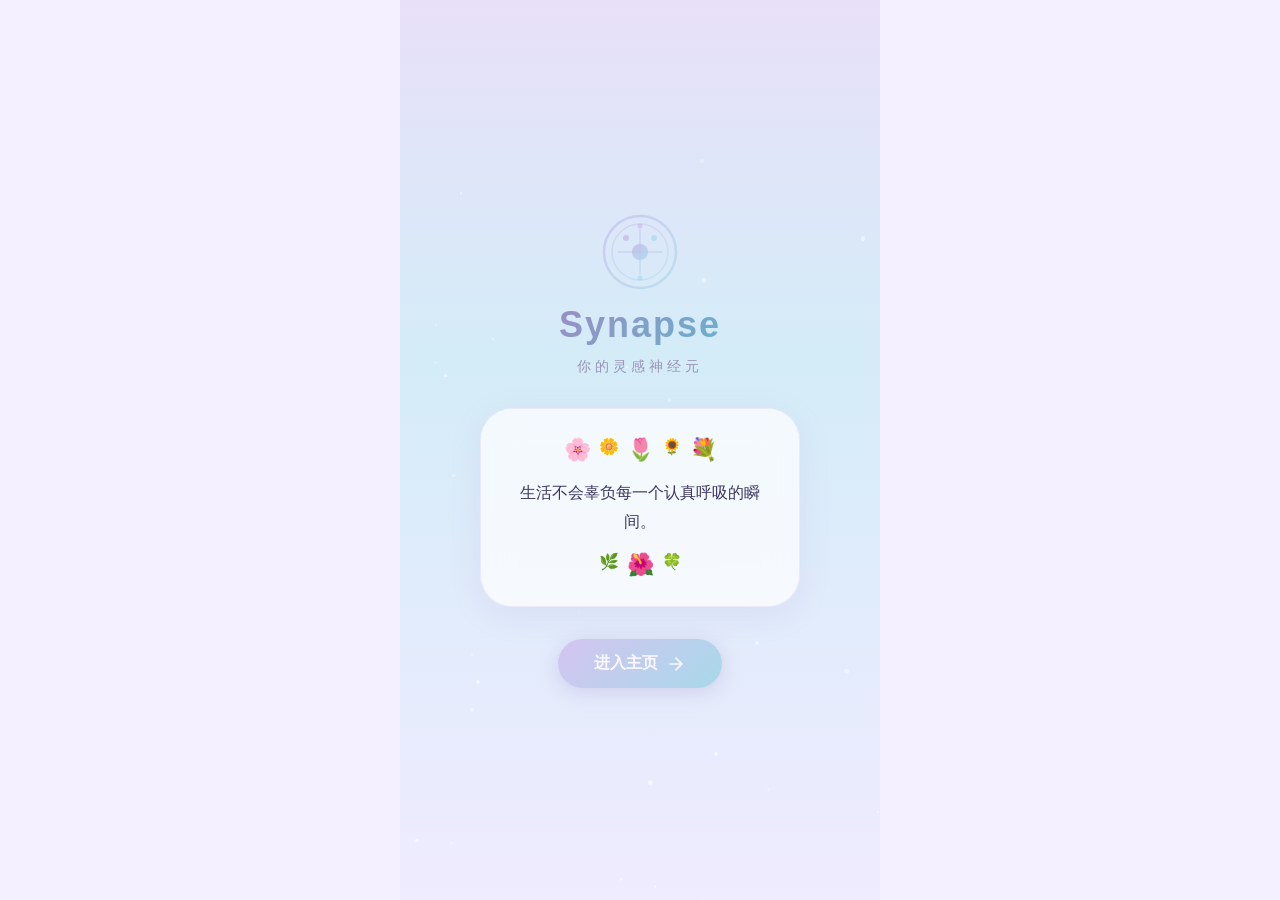
<file: index.html>
<!DOCTYPE html>
<html lang="zh-CN">
<head>
<meta charset="UTF-8">
<meta name="viewport" content="width=device-width, initial-scale=1.0, maximum-scale=1.0, user-scalable=no, viewport-fit=cover">
<meta name="apple-mobile-web-app-capable" content="yes">
<meta name="apple-mobile-web-app-status-bar-style" content="black-translucent">
<meta name="theme-color" content="#b8a9d4">
<link rel="apple-touch-icon" href="[data-uri]">
<link rel="icon" type="image/png" sizes="192x192" href="[data-uri]">

<title>Synapse · 个人电子工作台</title>





<style>
/* ====== Synapse Global Styles ====== */
/* 使用系统字体，避免外部字体加载失败导致页面卡住 */

:root {
  /* 主色调 - 浅紫 + 淡蓝 */
  --purple-light: #d4c5f0;
  --purple: #b8a9d4;
  --purple-mid: #9b8ec4;
  --purple-deep: #7b6db0;
  --blue-light: #c5e3f0;
  --blue: #a8d8ea;
  --blue-mid: #8cc8e0;
  --blue-deep: #6ab0cc;
  --gradient-primary: linear-gradient(135deg, #d4c5f0, #a8d8ea);
  --gradient-card: linear-gradient(135deg, rgba(212,197,240,0.25), rgba(168,216,234,0.25));
  --gradient-glow: linear-gradient(135deg, rgba(212,197,240,0.4), rgba(168,216,234,0.4));
  
  /* 背景 */
  --bg-primary: #f5f0ff;
  --bg-secondary: #eef7fc;
  --bg-card: rgba(255,255,255,0.75);
  --bg-card-hover: rgba(255,255,255,0.9);
  --bg-glass: rgba(255,255,255,0.6);
  
  /* 文字 */
  --text-primary: #3d3660;
  --text-secondary: #6b6490;
  --text-muted: #9b94b8;
  --text-white: #faf8ff;
  
  /* 功能色 */
  --success: #7ecba1;
  --warning: #f0c78e;
  --danger: #f0a0a8;
  --info: #8ec8f0;
  
  /* 尺寸 */
  --sidebar-width: 280px;
  --topbar-height: 56px;
  --radius-sm: 10px;
  --radius-md: 16px;
  --radius-lg: 24px;
  --radius-xl: 32px;
  
  /* 阴影 */
  --shadow-sm: 0 2px 8px rgba(155,142,196,0.12);
  --shadow-md: 0 4px 16px rgba(155,142,196,0.15);
  --shadow-lg: 0 8px 32px rgba(155,142,196,0.18);
  --shadow-glow: 0 0 24px rgba(168,216,234,0.3);
}

* {
  margin: 0;
  padding: 0;
  box-sizing: border-box;
}

html, body {
  width: 100%;
  height: 100%;
  overflow: hidden;
  font-family: 'Noto Sans SC', 'Quicksand', -apple-system, BlinkMacSystemFont, sans-serif;
  background: var(--bg-primary);
  color: var(--text-primary);
  -webkit-font-smoothing: antialiased;
  -webkit-tap-highlight-color: transparent;
  user-select: none;
}

body {
  max-width: 480px;
  margin: 0 auto;
  position: relative;
  overflow: hidden;
}

/* 滚动条美化 */
::-webkit-scrollbar {
  width: 4px;
}
::-webkit-scrollbar-track {
  background: transparent;
}
::-webkit-scrollbar-thumb {
  background: var(--purple-light);
  border-radius: 4px;
}

/* 通用按钮 */
.btn {
  display: inline-flex;
  align-items: center;
  justify-content: center;
  gap: 8px;
  padding: 12px 24px;
  border: none;
  border-radius: var(--radius-md);
  font-family: inherit;
  font-size: 14px;
  font-weight: 500;
  cursor: pointer;
  transition: all 0.3s ease;
  outline: none;
}
.btn:active {
  transform: scale(0.96);
}
.btn-primary {
  background: var(--gradient-primary);
  color: var(--text-white);
  box-shadow: var(--shadow-md);
}
.btn-secondary {
  background: var(--bg-glass);
  color: var(--text-primary);
  border: 1.5px solid var(--purple-light);
}
.btn-sm {
  padding: 8px 16px;
  font-size: 13px;
  border-radius: var(--radius-sm);
}

/* 卡片 */
.card {
  background: var(--bg-card);
  backdrop-filter: blur(10px);
  -webkit-backdrop-filter: blur(10px);
  border-radius: var(--radius-md);
  padding: 16px;
  box-shadow: var(--shadow-sm);
  border: 1px solid rgba(212,197,240,0.2);
  transition: all 0.3s ease;
}
.card:active {
  transform: scale(0.98);
}

/* 标签 */
.tag {
  display: inline-flex;
  align-items: center;
  padding: 4px 10px;
  border-radius: 20px;
  font-size: 12px;
  font-weight: 500;
  background: var(--gradient-card);
  color: var(--purple-deep);
}

/* 输入框 */
.input {
  width: 100%;
  padding: 12px 16px;
  border: 1.5px solid var(--purple-light);
  border-radius: var(--radius-sm);
  background: var(--bg-glass);
  font-family: inherit;
  font-size: 14px;
  color: var(--text-primary);
  outline: none;
  transition: border-color 0.3s;
}
.input:focus {
  border-color: var(--blue-mid);
  box-shadow: 0 0 0 3px rgba(168,216,234,0.2);
}

textarea.input {
  resize: vertical;
  min-height: 80px;
}

/* 动画 */
@keyframes fadeInUp {
  from { opacity: 0; transform: translateY(20px); }
  to { opacity: 1; transform: translateY(0); }
}
@keyframes fadeIn {
  from { opacity: 0; }
  to { opacity: 1; }
}
@keyframes float {
  0%, 100% { transform: translateY(0); }
  50% { transform: translateY(-8px); }
}
@keyframes pulse {
  0%, 100% { opacity: 0.6; }
  50% { opacity: 1; }
}
@keyframes shimmer {
  0% { background-position: -200% 0; }
  100% { background-position: 200% 0; }
}

.fade-in { animation: fadeIn 0.5s ease forwards; }
.fade-in-up { animation: fadeInUp 0.5s ease forwards; }

.hidden { display: none !important; }

/* ====== 开屏页面 ====== */
.splash-screen {
  position: fixed;
  inset: 0;
  z-index: 1000;
  max-width: 480px;
  margin: 0 auto;
  transition: opacity 0.6s ease, transform 0.6s ease;
}
.splash-screen.exit {
  opacity: 0;
  transform: scale(1.05);
  pointer-events: none;
}

.splash-bg {
  width: 100%;
  height: 100%;
  background: linear-gradient(180deg, #e8e0f8 0%, #d4ecf8 40%, #f0ebff 100%);
  display: flex;
  flex-direction: column;
  align-items: center;
  justify-content: center;
  position: relative;
  overflow: hidden;
}

.splash-stars {
  position: absolute;
  inset: 0;
  pointer-events: none;
}
.splash-star {
  position: absolute;
  width: 4px;
  height: 4px;
  background: rgba(255,255,255,0.8);
  border-radius: 50%;
  animation: pulse 2s ease infinite;
}

.splash-content {
  display: flex;
  flex-direction: column;
  align-items: center;
  gap: 32px;
  padding: 40px 24px;
  z-index: 2;
  animation: fadeInUp 0.8s ease;
}

.splash-logo {
  display: flex;
  flex-direction: column;
  align-items: center;
  gap: 12px;
}
.splash-logo-svg {
  width: 80px;
  height: 80px;
  animation: float 3s ease-in-out infinite;
}
.splash-title {
  font-family: 'Quicksand', sans-serif;
  font-size: 36px;
  font-weight: 700;
  background: linear-gradient(135deg, #9b8ec4, #6ab0cc);
  -webkit-background-clip: text;
  -webkit-text-fill-color: transparent;
  background-clip: text;
  letter-spacing: 2px;
}
.splash-subtitle {
  font-size: 14px;
  color: var(--text-muted);
  font-weight: 400;
  letter-spacing: 4px;
}

.splash-quote-card {
  background: rgba(255,255,255,0.7);
  backdrop-filter: blur(16px);
  -webkit-backdrop-filter: blur(16px);
  border-radius: var(--radius-xl);
  padding: 28px 24px;
  text-align: center;
  max-width: 320px;
  border: 1px solid rgba(212,197,240,0.3);
  box-shadow: 0 8px 32px rgba(155,142,196,0.12);
}

.splash-flowers {
  display: flex;
  justify-content: center;
  gap: 8px;
  margin-bottom: 16px;
}
.splash-flowers.bottom {
  margin-bottom: 0;
  margin-top: 16px;
}
.flower {
  font-size: 22px;
  animation: float 2.5s ease-in-out infinite;
}
.flower.small { font-size: 16px; animation-delay: 0.5s; }
.flower:nth-child(2) { animation-delay: 0.3s; }
.flower:nth-child(3) { animation-delay: 0.6s; }
.flower:nth-child(4) { animation-delay: 0.9s; }
.flower:nth-child(5) { animation-delay: 0.2s; }

.splash-quote-text {
  font-size: 16px;
  line-height: 1.8;
  color: var(--text-primary);
  font-weight: 500;
}

.splash-enter-btn {
  display: inline-flex;
  align-items: center;
  gap: 8px;
  padding: 14px 36px;
  border: none;
  border-radius: 50px;
  background: var(--gradient-primary);
  color: var(--text-white);
  font-family: inherit;
  font-size: 16px;
  font-weight: 600;
  cursor: pointer;
  box-shadow: 0 4px 20px rgba(155,142,196,0.3);
  transition: all 0.3s ease;
  animation: fadeInUp 0.6s ease 0.3s both;
}
.splash-enter-btn:active {
  transform: scale(0.95);
  box-shadow: 0 2px 12px rgba(155,142,196,0.2);
}

/* ====== 主应用布局 ====== */
.main-app {
  position: fixed;
  inset: 0;
  max-width: 480px;
  margin: 0 auto;
  display: flex;
  flex-direction: column;
  overflow: hidden;
  background: linear-gradient(180deg, #f5f0ff 0%, #eef7fc 100%);
}

.main-content {
  flex: 1;
  display: flex;
  flex-direction: column;
  overflow: hidden;
}

/* 顶部栏 */
.topbar {
  height: var(--topbar-height);
  display: flex;
  align-items: center;
  padding: 0 16px;
  gap: 12px;
  background: rgba(255,255,255,0.7);
  backdrop-filter: blur(16px);
  -webkit-backdrop-filter: blur(16px);
  border-bottom: 1px solid rgba(212,197,240,0.15);
  z-index: 100;
}
.topbar-menu-btn {
  width: 40px;
  height: 40px;
  border: none;
  border-radius: var(--radius-sm);
  background: rgba(212,197,240,0.15);
  display: flex;
  align-items: center;
  justify-content: center;
  cursor: pointer;
  color: var(--text-secondary);
  transition: all 0.2s;
}
.topbar-menu-btn:active {
  background: rgba(212,197,240,0.3);
}
.topbar-title {
  flex: 1;
  font-size: 18px;
  font-weight: 700;
  color: var(--text-primary);
}
.topbar-date {
  font-size: 13px;
  color: var(--text-muted);
  font-weight: 500;
}

/* 页面容器 */
.page-container {
  flex: 1;
  overflow-y: auto;
  overflow-x: hidden;
  padding: 16px;
}

/* 页面通用样式 */
.page {
  display: none;
  animation: fadeIn 0.4s ease;
}
.page.active {
  display: block;
}

.page-title {
  font-size: 20px;
  font-weight: 700;
  color: var(--text-primary);
  margin-bottom: 4px;
}
.page-subtitle {
  font-size: 13px;
  color: var(--text-muted);
  margin-bottom: 16px;
}

/* ====== 首页 ====== */
.home-grid {
  display: flex;
  flex-direction: column;
  gap: 16px;
}

/* 待办分区 */
.todo-section {
  background: var(--bg-card);
  backdrop-filter: blur(10px);
  border-radius: var(--radius-lg);
  padding: 16px;
  box-shadow: var(--shadow-sm);
  border: 1px solid rgba(212,197,240,0.15);
}
.todo-header {
  display: flex;
  align-items: center;
  justify-content: space-between;
  margin-bottom: 12px;
}
.todo-title {
  font-size: 16px;
  font-weight: 700;
  display: flex;
  align-items: center;
  gap: 8px;
}
.todo-count {
  font-size: 12px;
  color: var(--text-muted);
  background: rgba(212,197,240,0.2);
  padding: 2px 10px;
  border-radius: 12px;
}
.todo-add-btn {
  width: 32px;
  height: 32px;
  border: none;
  border-radius: 50%;
  background: var(--gradient-primary);
  color: white;
  font-size: 20px;
  display: flex;
  align-items: center;
  justify-content: center;
  cursor: pointer;
  box-shadow: var(--shadow-sm);
}
.todo-list {
  display: flex;
  flex-direction: column;
  gap: 8px;
}
.todo-item {
  display: flex;
  align-items: center;
  gap: 12px;
  padding: 10px 12px;
  border-radius: var(--radius-sm);
  background: rgba(212,197,240,0.08);
  transition: all 0.2s;
}
.todo-check {
  width: 22px;
  height: 22px;
  border: 2px solid var(--purple-light);
  border-radius: 50%;
  display: flex;
  align-items: center;
  justify-content: center;
  cursor: pointer;
  flex-shrink: 0;
  transition: all 0.2s;
}
.todo-check.done {
  background: var(--success);
  border-color: var(--success);
}
.todo-check.done::after {
  content: '✓';
  color: white;
  font-size: 13px;
  font-weight: 700;
}
.todo-text {
  flex: 1;
  font-size: 14px;
  color: var(--text-primary);
}
.todo-text.done {
  text-decoration: line-through;
  color: var(--text-muted);
}
.todo-delete {
  width: 28px;
  height: 28px;
  border: none;
  border-radius: 50%;
  background: transparent;
  color: var(--text-muted);
  cursor: pointer;
  display: flex;
  align-items: center;
  justify-content: center;
  font-size: 16px;
  transition: all 0.2s;
}
.todo-delete:active {
  background: rgba(240,160,168,0.2);
  color: var(--danger);
}
.todo-input-row {
  display: flex;
  gap: 8px;
  margin-top: 8px;
}
.todo-input-row .input {
  flex: 1;
}
.todo-section-divider {
  font-size: 12px;
  color: var(--text-muted);
  font-weight: 600;
  padding: 8px 0 4px;
  margin-top: 4px;
}

/* 身体状态 */
.body-status {
  background: var(--bg-card);
  backdrop-filter: blur(10px);
  border-radius: var(--radius-lg);
  padding: 16px;
  box-shadow: var(--shadow-sm);
  border: 1px solid rgba(212,197,240,0.15);
}
.body-status-title {
  font-size: 16px;
  font-weight: 700;
  margin-bottom: 12px;
  display: flex;
  align-items: center;
  gap: 8px;
}
.body-status-grid {
  display: grid;
  grid-template-columns: repeat(3, 1fr);
  gap: 10px;
}
.body-stat-item {
  display: flex;
  flex-direction: column;
  align-items: center;
  gap: 6px;
  padding: 14px 8px;
  border-radius: var(--radius-sm);
  background: rgba(212,197,240,0.08);
  text-align: center;
}
.body-stat-icon {
  font-size: 24px;
}
.body-stat-label {
  font-size: 11px;
  color: var(--text-muted);
  font-weight: 500;
}
.body-stat-value {
  font-size: 14px;
  font-weight: 700;
  color: var(--text-primary);
}
.body-stat-editable {
  cursor: pointer;
  transition: all 0.2s ease;
  position: relative;
}
.body-stat-editable:active {
  background: rgba(212,197,240,0.2);
  transform: scale(0.95);
}
.body-stat-editable::after {
  content: '✎';
  position: absolute;
  top: 4px;
  right: 6px;
  font-size: 10px;
  color: var(--text-muted);
  opacity: 0;
  transition: opacity 0.2s;
}
.body-stat-editable:hover::after,
.body-stat-editable:active::after {
  opacity: 0.6;
}

/* 快捷入口 */
.quick-entry-grid {
  display: grid;
  grid-template-columns: repeat(4, 1fr);
  gap: 10px;
}
.quick-entry {
  display: flex;
  flex-direction: column;
  align-items: center;
  gap: 6px;
  padding: 14px 8px;
  border-radius: var(--radius-sm);
  background: rgba(212,197,240,0.08);
  border: none;
  cursor: pointer;
  font-family: inherit;
  color: var(--text-secondary);
  font-size: 11px;
  font-weight: 500;
  transition: all 0.2s;
}
.quick-entry:active {
  background: rgba(212,197,240,0.2);
  transform: scale(0.95);
}
.quick-entry-icon {
  font-size: 28px;
}

/* ====== 功能模块通用样式 ====== */
.module-page {
  padding-bottom: 32px;
}

.module-header {
  margin-bottom: 16px;
}
.module-title {
  font-size: 20px;
  font-weight: 700;
  color: var(--text-primary);
}
.module-desc {
  font-size: 13px;
  color: var(--text-muted);
  margin-top: 4px;
}

/* ====== 英语单词模块 ====== */
.words-config {
  background: var(--bg-card);
  border-radius: var(--radius-md);
  padding: 16px;
  margin-bottom: 16px;
  box-shadow: var(--shadow-sm);
  border: 1px solid rgba(212,197,240,0.15);
}
.words-config-title {
  font-size: 15px;
  font-weight: 700;
  margin-bottom: 10px;
}
.words-count-control {
  display: flex;
  align-items: center;
  gap: 12px;
  margin-bottom: 12px;
}
.words-count-label {
  font-size: 14px;
  color: var(--text-secondary);
}
.words-count-num {
  font-size: 24px;
  font-weight: 700;
  color: var(--purple-deep);
  min-width: 40px;
  text-align: center;
}
.words-count-btn {
  width: 32px;
  height: 32px;
  border: 1.5px solid var(--purple-light);
  border-radius: 50%;
  background: white;
  color: var(--purple-deep);
  font-size: 18px;
  cursor: pointer;
  display: flex;
  align-items: center;
  justify-content: center;
  transition: all 0.2s;
}
.words-count-btn:active {
  background: var(--purple-light);
  color: white;
}
.words-actions {
  display: flex;
  gap: 8px;
  flex-wrap: wrap;
}

.word-card {
  background: var(--bg-card);
  border-radius: var(--radius-md);
  padding: 18px;
  margin-bottom: 12px;
  box-shadow: var(--shadow-sm);
  border: 1px solid rgba(212,197,240,0.15);
  transition: all 0.3s;
}
.word-card.learned {
  opacity: 0.65;
  border-color: var(--success);
}
.word-main {
  display: flex;
  align-items: center;
  justify-content: space-between;
  margin-bottom: 10px;
}
.word-en {
  font-size: 22px;
  font-weight: 700;
  color: var(--text-primary);
  font-family: 'Quicksand', sans-serif;
}
.word-phonetic {
  font-size: 13px;
  color: var(--text-muted);
}
.word-zh {
  font-size: 15px;
  color: var(--text-secondary);
  margin-bottom: 8px;
}
.word-example {
  font-size: 13px;
  color: var(--text-muted);
  font-style: italic;
  padding: 8px 12px;
  background: rgba(168,216,234,0.12);
  border-radius: var(--radius-sm);
  border-left: 3px solid var(--blue);
  margin-bottom: 10px;
  line-height: 1.6;
}
.word-actions-row {
  display: flex;
  gap: 8px;
  align-items: center;
}
.word-learned-btn {
  padding: 6px 14px;
  border: 1.5px solid var(--success);
  border-radius: 20px;
  background: transparent;
  color: var(--success);
  font-size: 12px;
  font-weight: 600;
  cursor: pointer;
  transition: all 0.2s;
}
.word-learned-btn.done {
  background: var(--success);
  color: white;
}
.word-video-btn {
  display: inline-flex;
  align-items: center;
  gap: 4px;
  padding: 6px 14px;
  border: none;
  border-radius: 20px;
  background: rgba(240,160,168,0.15);
  color: var(--danger);
  font-size: 12px;
  font-weight: 600;
  cursor: pointer;
  text-decoration: none;
  transition: all 0.2s;
}
.word-video-btn:active {
  background: rgba(240,160,168,0.3);
}
.words-progress {
  display: flex;
  align-items: center;
  gap: 10px;
  margin-bottom: 16px;
  padding: 12px 16px;
  background: var(--bg-card);
  border-radius: var(--radius-md);
  box-shadow: var(--shadow-sm);
}
.words-progress-bar {
  flex: 1;
  height: 8px;
  background: rgba(212,197,240,0.2);
  border-radius: 4px;
  overflow: hidden;
}
.words-progress-fill {
  height: 100%;
  background: var(--gradient-primary);
  border-radius: 4px;
  transition: width 0.4s ease;
}
.words-progress-text {
  font-size: 13px;
  font-weight: 600;
  color: var(--purple-deep);
  min-width: 48px;
  text-align: right;
}

.review-section {
  margin-top: 16px;
}
.review-title {
  font-size: 15px;
  font-weight: 700;
  margin-bottom: 10px;
  color: var(--text-primary);
}

/* ====== 心情面板 ====== */
.mood-grid {
  display: grid;
  grid-template-columns: repeat(4, 1fr);
  gap: 12px;
  margin-bottom: 20px;
}
.mood-item {
  display: flex;
  flex-direction: column;
  align-items: center;
  gap: 8px;
  padding: 16px 8px;
  border-radius: var(--radius-md);
  background: var(--bg-card);
  border: 2px solid transparent;
  cursor: pointer;
  transition: all 0.2s;
  box-shadow: var(--shadow-sm);
}
.mood-item:active {
  transform: scale(0.95);
}
.mood-item.selected {
  border-color: var(--purple);
  background: rgba(212,197,240,0.2);
}
.mood-emoji {
  font-size: 36px;
}
.mood-label {
  font-size: 13px;
  font-weight: 600;
  color: var(--text-secondary);
}
.mood-history {
  margin-top: 16px;
}
.mood-history-title {
  font-size: 15px;
  font-weight: 700;
  margin-bottom: 10px;
}
.mood-history-list {
  display: flex;
  gap: 8px;
  flex-wrap: wrap;
}
.mood-history-item {
  display: flex;
  flex-direction: column;
  align-items: center;
  gap: 4px;
  padding: 8px 12px;
  background: var(--bg-card);
  border-radius: var(--radius-sm);
  font-size: 12px;
  cursor: pointer;
  transition: all 0.2s;
  position: relative;
}
.mood-history-item:hover {
  background: rgba(240,160,168,0.1);
}
.mood-history-item:active {
  transform: scale(0.9);
  background: rgba(240,160,168,0.2);
}

/* ====== 饮食饮水 ====== */
.diet-tabs {
  display: flex;
  gap: 8px;
  margin-bottom: 16px;
}
.diet-tab {
  flex: 1;
  padding: 10px;
  border: none;
  border-radius: var(--radius-sm);
  background: rgba(212,197,240,0.1);
  color: var(--text-secondary);
  font-family: inherit;
  font-size: 13px;
  font-weight: 600;
  cursor: pointer;
  transition: all 0.2s;
}
.diet-tab.active {
  background: var(--gradient-primary);
  color: white;
}
.water-tracker {
  background: var(--bg-card);
  border-radius: var(--radius-md);
  padding: 16px;
  margin-bottom: 16px;
  box-shadow: var(--shadow-sm);
  border: 1px solid rgba(212,197,240,0.15);
}
.water-header {
  display: flex;
  align-items: center;
  justify-content: space-between;
  margin-bottom: 12px;
}
.water-title {
  font-size: 16px;
  font-weight: 700;
}
.water-goal {
  font-size: 13px;
  color: var(--text-muted);
}
.water-cups {
  display: flex;
  gap: 8px;
  flex-wrap: wrap;
  margin-bottom: 12px;
}
.water-cup {
  width: 40px;
  height: 48px;
  border-radius: 8px 8px 14px 14px;
  border: 2px solid var(--blue-light);
  background: transparent;
  cursor: pointer;
  display: flex;
  align-items: flex-end;
  justify-content: center;
  padding-bottom: 4px;
  font-size: 16px;
  transition: all 0.2s;
}
.water-cup.filled {
  background: rgba(168,216,234,0.4);
  border-color: var(--blue-mid);
}
.water-progress-bar {
  height: 8px;
  background: rgba(168,216,234,0.2);
  border-radius: 4px;
  overflow: hidden;
}
.water-progress-fill {
  height: 100%;
  background: linear-gradient(90deg, var(--blue-light), var(--blue-mid));
  border-radius: 4px;
  transition: width 0.4s;
}

.recipe-card {
  background: var(--bg-card);
  border-radius: var(--radius-md);
  padding: 16px;
  margin-bottom: 12px;
  box-shadow: var(--shadow-sm);
  border: 1px solid rgba(212,197,240,0.15);
}
.recipe-name {
  font-size: 16px;
  font-weight: 700;
  margin-bottom: 6px;
}
.recipe-tags {
  display: flex;
  gap: 6px;
  flex-wrap: wrap;
  margin-bottom: 8px;
}
.recipe-desc {
  font-size: 13px;
  color: var(--text-secondary);
  line-height: 1.6;
}

.diet-record-item {
  display: flex;
  align-items: center;
  gap: 10px;
  padding: 10px 12px;
  background: var(--bg-card);
  border-radius: var(--radius-sm);
  margin-bottom: 8px;
}
.diet-record-time {
  font-size: 12px;
  color: var(--text-muted);
  min-width: 48px;
}
.diet-record-content {
  flex: 1;
  font-size: 14px;
}

/* ====== 运动健康 ====== */
.training-card {
  background: var(--bg-card);
  border-radius: var(--radius-md);
  padding: 16px;
  margin-bottom: 12px;
  box-shadow: var(--shadow-sm);
  border: 1px solid rgba(212,197,240,0.15);
}
.training-name {
  font-size: 16px;
  font-weight: 700;
  margin-bottom: 8px;
}
.training-details {
  display: flex;
  gap: 16px;
  font-size: 13px;
  color: var(--text-secondary);
}
.training-detail {
  display: flex;
  align-items: center;
  gap: 4px;
}
.training-check-btn {
  margin-top: 10px;
  padding: 8px 16px;
  border: 1.5px solid var(--purple-light);
  border-radius: 20px;
  background: transparent;
  color: var(--purple-deep);
  font-size: 13px;
  font-weight: 600;
  cursor: pointer;
  transition: all 0.2s;
}
.training-check-btn.done {
  background: var(--success);
  border-color: var(--success);
  color: white;
}

.body-record-form {
  background: var(--bg-card);
  border-radius: var(--radius-md);
  padding: 16px;
  margin-top: 16px;
  box-shadow: var(--shadow-sm);
  border: 1px solid rgba(212,197,240,0.15);
}
.form-group {
  margin-bottom: 12px;
}
.form-label {
  font-size: 13px;
  font-weight: 600;
  color: var(--text-secondary);
  margin-bottom: 6px;
  display: block;
}
.form-row {
  display: grid;
  grid-template-columns: 1fr 1fr;
  gap: 10px;
}

/* ====== 影视收藏 ====== */
.movie-tabs {
  display: flex;
  gap: 8px;
  margin-bottom: 16px;
}
.movie-tab {
  flex: 1;
  padding: 10px;
  border: none;
  border-radius: var(--radius-sm);
  background: rgba(212,197,240,0.1);
  color: var(--text-secondary);
  font-family: inherit;
  font-size: 13px;
  font-weight: 600;
  cursor: pointer;
  transition: all 0.2s;
}
.movie-tab.active {
  background: var(--gradient-primary);
  color: white;
}
.movie-card {
  background: var(--bg-card);
  border-radius: var(--radius-md);
  padding: 16px;
  margin-bottom: 12px;
  box-shadow: var(--shadow-sm);
  border: 1px solid rgba(212,197,240,0.15);
  position: relative;
  overflow: hidden;
}
.movie-card::before {
  content: '';
  position: absolute;
  top: 0;
  left: 0;
  width: 4px;
  height: 100%;
  background: var(--gradient-primary);
  border-radius: 4px 0 0 4px;
}
.movie-card.watched::before {
  background: var(--success);
}
.movie-name {
  font-size: 16px;
  font-weight: 700;
  margin-bottom: 4px;
}
.movie-info {
  font-size: 13px;
  color: var(--text-muted);
  margin-bottom: 8px;
}
.movie-tags {
  display: flex;
  gap: 6px;
  flex-wrap: wrap;
  margin-bottom: 10px;
}
.movie-ext-link {
  display: inline-flex;
  align-items: center;
  gap: 4px;
  padding: 6px 14px;
  border: none;
  border-radius: 20px;
  background: rgba(168,216,234,0.2);
  color: var(--blue-deep);
  font-size: 12px;
  font-weight: 600;
  cursor: pointer;
  text-decoration: none;
  transition: all 0.2s;
}
.movie-ext-link:active {
  background: rgba(168,216,234,0.4);
}
.movie-move-btn {
  padding: 6px 14px;
  border: 1.5px solid var(--success);
  border-radius: 20px;
  background: transparent;
  color: var(--success);
  font-size: 12px;
  font-weight: 600;
  cursor: pointer;
  transition: all 0.2s;
}
.movie-move-btn:active {
  background: rgba(126,203,161,0.15);
}
.movie-delete-btn {
  padding: 6px 14px;
  border: 1.5px solid var(--danger);
  border-radius: 20px;
  background: transparent;
  color: var(--danger);
  font-size: 12px;
  font-weight: 600;
  cursor: pointer;
  transition: all 0.2s;
}
.movie-delete-btn:active {
  background: rgba(240,160,168,0.15);
}

/* ====== 纸条收纳 ====== */
.note-card {
  background: var(--bg-card);
  border-radius: var(--radius-md);
  padding: 16px;
  margin-bottom: 12px;
  box-shadow: var(--shadow-sm);
  border: 1px solid rgba(212,197,240,0.15);
}
.note-date {
  font-size: 12px;
  color: var(--text-muted);
  margin-bottom: 8px;
}
.note-content {
  font-size: 14px;
  color: var(--text-primary);
  line-height: 1.8;
  white-space: pre-wrap;
}
.note-summary {
  margin-top: 10px;
  padding: 10px 14px;
  background: rgba(168,216,234,0.1);
  border-radius: var(--radius-sm);
  font-size: 13px;
  color: var(--text-secondary);
  line-height: 1.6;
}
.note-summary-label {
  font-size: 12px;
  font-weight: 700;
  color: var(--blue-deep);
  margin-bottom: 4px;
}
.note-actions {
  display: flex;
  gap: 8px;
  margin-top: 10px;
}
.note-actions button {
  padding: 6px 14px;
  border: none;
  border-radius: 20px;
  font-size: 12px;
  font-weight: 600;
  cursor: pointer;
  transition: all 0.2s;
}
.note-summarize-btn {
  background: rgba(168,216,234,0.2);
  color: var(--blue-deep);
}
.note-delete-btn {
  background: rgba(240,160,168,0.15);
  color: var(--danger);
}

/* ====== 阅读档案 ====== */
.reading-card {
  background: var(--bg-card);
  border-radius: var(--radius-md);
  padding: 16px;
  margin-bottom: 12px;
  box-shadow: var(--shadow-sm);
  border: 1px solid rgba(212,197,240,0.15);
}
.reading-book-name {
  font-size: 17px;
  font-weight: 700;
  margin-bottom: 4px;
}
.reading-author {
  font-size: 13px;
  color: var(--text-muted);
  margin-bottom: 8px;
}
.reading-progress-row {
  display: flex;
  align-items: center;
  gap: 10px;
  margin-bottom: 10px;
}
.reading-progress-bar {
  flex: 1;
  height: 6px;
  background: rgba(212,197,240,0.2);
  border-radius: 3px;
  overflow: hidden;
}
.reading-progress-fill {
  height: 100%;
  background: var(--gradient-primary);
  border-radius: 3px;
  transition: width 0.3s;
}
.reading-progress-text {
  font-size: 12px;
  color: var(--text-muted);
  min-width: 36px;
}
.reading-excerpt {
  margin-top: 10px;
  padding: 10px 14px;
  background: rgba(212,197,240,0.08);
  border-radius: var(--radius-sm);
  font-size: 13px;
  color: var(--text-secondary);
  line-height: 1.8;
  border-left: 3px solid var(--purple-light);
}
.reading-excerpt-label {
  font-size: 12px;
  font-weight: 700;
  color: var(--purple-deep);
  margin-bottom: 4px;
}

/* ====== 灵感白板 ====== */
.whiteboard-input-area {
  background: var(--bg-card);
  border-radius: var(--radius-md);
  padding: 16px;
  margin-bottom: 16px;
  box-shadow: var(--shadow-sm);
  border: 1px solid rgba(212,197,240,0.15);
}
.whiteboard-ideas {
  display: grid;
  gap: 12px;
}
.idea-card {
  background: var(--bg-card);
  border-radius: var(--radius-md);
  padding: 16px;
  box-shadow: var(--shadow-sm);
  border: 1px solid rgba(212,197,240,0.15);
  position: relative;
}
.idea-card:nth-child(odd) {
  border-left: 4px solid var(--purple-light);
}
.idea-card:nth-child(even) {
  border-left: 4px solid var(--blue-light);
}
.idea-time {
  font-size: 11px;
  color: var(--text-muted);
  margin-bottom: 6px;
}
.idea-text {
  font-size: 14px;
  color: var(--text-primary);
  line-height: 1.7;
  white-space: pre-wrap;
}
.idea-delete {
  position: absolute;
  top: 12px;
  right: 12px;
  width: 28px;
  height: 28px;
  border: none;
  border-radius: 50%;
  background: transparent;
  color: var(--text-muted);
  cursor: pointer;
  font-size: 16px;
  display: flex;
  align-items: center;
  justify-content: center;
}

/* ====== 生活备忘 ====== */
.memo-list {
  display: flex;
  flex-direction: column;
  gap: 10px;
}
.memo-card {
  background: var(--bg-card);
  border-radius: var(--radius-md);
  padding: 14px;
  box-shadow: var(--shadow-sm);
  border: 1px solid rgba(212,197,240,0.15);
  display: flex;
  align-items: flex-start;
  gap: 10px;
}
.memo-pin {
  color: var(--purple-light);
  font-size: 18px;
  flex-shrink: 0;
  margin-top: -2px;
}
.memo-body {
  flex: 1;
}
.memo-text {
  font-size: 14px;
  color: var(--text-primary);
  line-height: 1.6;
}
.memo-date {
  font-size: 11px;
  color: var(--text-muted);
  margin-top: 4px;
}
.memo-delete {
  background: none;
  border: none;
  color: var(--text-muted);
  cursor: pointer;
  font-size: 18px;
  padding: 4px;
}

/* 空状态 */
.empty-state {
  text-align: center;
  padding: 40px 20px;
  color: var(--text-muted);
}
.empty-state-icon {
  font-size: 48px;
  margin-bottom: 12px;
}
.empty-state-text {
  font-size: 14px;
}

/* ====== 侧边栏 ====== */
.overlay {
  position: fixed;
  inset: 0;
  background: rgba(61,54,96,0.3);
  z-index: 200;
  opacity: 0;
  pointer-events: none;
  transition: opacity 0.3s ease;
  max-width: 480px;
  margin: 0 auto;
}
.overlay.active {
  opacity: 1;
  pointer-events: auto;
}

.sidebar {
  position: fixed;
  left: 0;
  top: 0;
  bottom: 0;
  width: var(--sidebar-width);
  background: rgba(255,255,255,0.92);
  backdrop-filter: blur(20px);
  -webkit-backdrop-filter: blur(20px);
  z-index: 300;
  transform: translateX(-100%);
  transition: transform 0.35s cubic-bezier(0.4, 0, 0.2, 1);
  display: flex;
  flex-direction: column;
  border-right: 1px solid rgba(212,197,240,0.2);
  box-shadow: 4px 0 24px rgba(155,142,196,0.1);
  overflow-y: auto;
}
.sidebar.open {
  transform: translateX(0);
}

.sidebar-header {
  display: flex;
  align-items: center;
  justify-content: space-between;
  padding: 20px 16px;
  border-bottom: 1px solid rgba(212,197,240,0.15);
}
.sidebar-logo {
  display: flex;
  align-items: center;
  gap: 10px;
  font-family: 'Quicksand', sans-serif;
  font-size: 20px;
  font-weight: 700;
  color: var(--purple-deep);
}
.sidebar-close {
  width: 36px;
  height: 36px;
  border: none;
  border-radius: 50%;
  background: rgba(212,197,240,0.2);
  display: flex;
  align-items: center;
  justify-content: center;
  cursor: pointer;
  color: var(--text-secondary);
  transition: all 0.2s;
}
.sidebar-close:active {
  background: rgba(212,197,240,0.4);
}

.sidebar-nav {
  flex: 1;
  padding: 12px 8px;
  display: flex;
  flex-direction: column;
  gap: 2px;
}

.sidebar-item {
  display: flex;
  align-items: center;
  gap: 12px;
  padding: 14px 16px;
  border-radius: var(--radius-sm);
  text-decoration: none;
  color: var(--text-secondary);
  font-size: 15px;
  font-weight: 500;
  cursor: pointer;
  transition: all 0.25s ease;
}
.sidebar-item:active {
  transform: scale(0.97);
}
.sidebar-item.active {
  background: var(--gradient-card);
  color: var(--purple-deep);
  font-weight: 600;
}
.sidebar-item.active .sidebar-icon svg {
  stroke: var(--purple-deep);
}
.sidebar-icon {
  width: 36px;
  height: 36px;
  display: flex;
  align-items: center;
  justify-content: center;
  border-radius: var(--radius-sm);
  background: rgba(212,197,240,0.15);
  flex-shrink: 0;
}
.sidebar-icon svg {
  stroke: var(--text-muted);
  transition: stroke 0.25s;
}

.sidebar-footer {
  padding: 16px;
  border-top: 1px solid rgba(212,197,240,0.15);
}
.sidebar-sync-section {
  display: flex;
  flex-direction: column;
  gap: 8px;
  margin-bottom: 12px;
}
.sidebar-sync-btn {
  display: flex;
  align-items: center;
  justify-content: center;
  gap: 8px;
  padding: 10px 16px;
  border: 1.5px solid var(--purple-light);
  border-radius: var(--radius-sm);
  background: rgba(212,197,240,0.08);
  color: var(--purple-deep);
  font-family: inherit;
  font-size: 13px;
  font-weight: 600;
  cursor: pointer;
  transition: all 0.2s;
}
.sidebar-sync-btn:active {
  background: var(--gradient-primary);
  color: white;
  border-color: transparent;
}
.sidebar-automation-status {
  display: flex;
  align-items: center;
  gap: 8px;
  font-size: 12px;
  color: var(--text-muted);
}
.status-dot {
  width: 8px;
  height: 8px;
  border-radius: 50%;
  background: var(--warning);
}
.status-dot.active {
  background: var(--success);
}


</style>
</head>
<body>

<!-- ====== 开屏页面 ====== -->
<div id="splashScreen" class="splash-screen">
  <div class="splash-bg">
    <div class="splash-stars" id="splashStars"></div>
    <div class="splash-content">
      <div class="splash-logo">
        <svg viewBox="0 0 80 80" class="splash-logo-svg">
          <defs>
            <linearGradient id="logoGrad" x1="0%" y1="0%" x2="100%" y2="100%">
              <stop offset="0%" style="stop-color:#c4b5e8"/>
              <stop offset="100%" style="stop-color:#a8d8ea"/>
            </linearGradient>
          </defs>
          <circle cx="40" cy="40" r="36" fill="none" stroke="url(#logoGrad)" stroke-width="2.5" opacity="0.6"/>
          <circle cx="40" cy="40" r="28" fill="none" stroke="url(#logoGrad)" stroke-width="1.5" opacity="0.4"/>
          <path d="M40 18 L40 62 M18 40 L62 40" stroke="url(#logoGrad)" stroke-width="1.5" stroke-linecap="round" opacity="0.5"/>
          <circle cx="40" cy="40" r="8" fill="url(#logoGrad)" opacity="0.8"/>
          <circle cx="26" cy="26" r="3" fill="#c4b5e8" opacity="0.7"/>
          <circle cx="54" cy="26" r="3" fill="#a8d8ea" opacity="0.7"/>
          <circle cx="40" cy="14" r="2.5" fill="#c4b5e8" opacity="0.6"/>
          <circle cx="40" cy="66" r="2.5" fill="#a8d8ea" opacity="0.6"/>
        </svg>
        <h1 class="splash-title">Synapse</h1>
        <p class="splash-subtitle">你的灵感神经元</p>
      </div>
      <div class="splash-quote-card" id="splashQuote">
        <div class="splash-flowers">
          <span class="flower">🌸</span>
          <span class="flower small">🌼</span>
          <span class="flower">🌷</span>
          <span class="flower small">🌻</span>
          <span class="flower">💐</span>
        </div>
        <p class="splash-quote-text" id="quoteText"></p>
        <div class="splash-flowers bottom">
          <span class="flower small">🌿</span>
          <span class="flower">🌺</span>
          <span class="flower small">🍀</span>
        </div>
      </div>
      <button class="splash-enter-btn" id="enterBtn" onclick="enterMain()">
        <span>进入主页</span>
        <svg width="20" height="20" viewBox="0 0 24 24" fill="none" stroke="currentColor" stroke-width="2" stroke-linecap="round"><path d="M5 12h14M12 5l7 7-7 7"/></svg>
      </button>
    </div>
  </div>
</div>

<!-- ====== 主应用 ====== -->
<div id="mainApp" class="main-app hidden">

  <!-- 遮罩层 -->
  <div id="overlay" class="overlay" onclick="closeSidebar()"></div>

  <!-- 侧边菜单栏 -->
  <nav id="sidebar" class="sidebar">
    <div class="sidebar-header">
      <div class="sidebar-logo">
        <svg viewBox="0 0 40 40" width="36" height="36">
          <defs>
            <linearGradient id="sLogoGrad" x1="0%" y1="0%" x2="100%" y2="100%">
              <stop offset="0%" style="stop-color:#c4b5e8"/>
              <stop offset="100%" style="stop-color:#a8d8ea"/>
            </linearGradient>
          </defs>
          <circle cx="20" cy="20" r="18" fill="none" stroke="url(#sLogoGrad)" stroke-width="2"/>
          <circle cx="20" cy="20" r="5" fill="url(#sLogoGrad)" opacity="0.8"/>
        </svg>
        <span>Synapse</span>
      </div>
      <button class="sidebar-close" onclick="closeSidebar()">
        <svg width="22" height="22" viewBox="0 0 24 24" fill="none" stroke="currentColor" stroke-width="2"><path d="M18 6L6 18M6 6l12 12"/></svg>
      </button>
    </div>
    <div class="sidebar-nav">
      <a class="sidebar-item active" data-page="home" onclick="navigateTo('home')">
        <span class="sidebar-icon">
          <svg width="20" height="20" viewBox="0 0 24 24" fill="none" stroke="currentColor" stroke-width="2" stroke-linecap="round"><path d="M3 9l9-7 9 7v11a2 2 0 01-2 2H5a2 2 0 01-2-2z"/><polyline points="9 22 9 12 15 12 15 22"/></svg>
        </span>
        <span>首页</span>
      </a>
      <a class="sidebar-item" data-page="words" onclick="navigateTo('words')">
        <span class="sidebar-icon">
          <svg width="20" height="20" viewBox="0 0 24 24" fill="none" stroke="currentColor" stroke-width="2" stroke-linecap="round"><path d="M12 20h9"/><path d="M16.5 3.5a2.121 2.121 0 013 3L7 19l-4 1 1-4L16.5 3.5z"/></svg>
        </span>
        <span>英语单词</span>
      </a>
      <a class="sidebar-item" data-page="mood" onclick="navigateTo('mood')">
        <span class="sidebar-icon">
          <svg width="20" height="20" viewBox="0 0 24 24" fill="none" stroke="currentColor" stroke-width="2" stroke-linecap="round"><circle cx="12" cy="12" r="10"/><path d="M8 14s1.5 2 4 2 4-2 4-2"/><line x1="9" y1="9" x2="9.01" y2="9"/><line x1="15" y1="9" x2="15.01" y2="9"/></svg>
        </span>
        <span>每日心情</span>
      </a>
      <a class="sidebar-item" data-page="diet" onclick="navigateTo('diet')">
        <span class="sidebar-icon">
          <svg width="20" height="20" viewBox="0 0 24 24" fill="none" stroke="currentColor" stroke-width="2" stroke-linecap="round"><path d="M18 8h1a4 4 0 010 8h-1"/><path d="M2 8h16v9a4 4 0 01-4 4H6a4 4 0 01-4-4V8z"/><line x1="6" y1="1" x2="6" y2="4"/><line x1="10" y1="1" x2="10" y2="4"/><line x1="14" y1="1" x2="14" y2="4"/></svg>
        </span>
        <span>健康饮食</span>
      </a>
      <a class="sidebar-item" data-page="sport" onclick="navigateTo('sport')">
        <span class="sidebar-icon">
          <svg width="20" height="20" viewBox="0 0 24 24" fill="none" stroke="currentColor" stroke-width="2" stroke-linecap="round"><circle cx="12" cy="12" r="10"/><path d="M12 6v6l4 2"/></svg>
        </span>
        <span>运动健康</span>
      </a>
      <a class="sidebar-item" data-page="movies" onclick="navigateTo('movies')">
        <span class="sidebar-icon">
          <svg width="20" height="20" viewBox="0 0 24 24" fill="none" stroke="currentColor" stroke-width="2" stroke-linecap="round"><rect x="2" y="2" width="20" height="20" rx="2.18" ry="2.18"/><line x1="7" y1="2" x2="7" y2="22"/><line x1="17" y1="2" x2="17" y2="22"/><line x1="2" y1="12" x2="22" y2="12"/><line x1="2" y1="7" x2="7" y2="7"/><line x1="2" y1="17" x2="7" y2="17"/><line x1="17" y1="17" x2="22" y2="17"/><line x1="17" y1="7" x2="22" y2="7"/></svg>
        </span>
        <span>影视收藏</span>
      </a>
      <a class="sidebar-item" data-page="notes" onclick="navigateTo('notes')">
        <span class="sidebar-icon">
          <svg width="20" height="20" viewBox="0 0 24 24" fill="none" stroke="currentColor" stroke-width="2" stroke-linecap="round"><path d="M14 2H6a2 2 0 00-2 2v16a2 2 0 002 2h12a2 2 0 002-2V8z"/><polyline points="14 2 14 8 20 8"/><line x1="16" y1="13" x2="8" y2="13"/><line x1="16" y1="17" x2="8" y2="17"/><polyline points="10 9 9 9 8 9"/></svg>
        </span>
        <span>纸条收纳</span>
      </a>
      <a class="sidebar-item" data-page="reading" onclick="navigateTo('reading')">
        <span class="sidebar-icon">
          <svg width="20" height="20" viewBox="0 0 24 24" fill="none" stroke="currentColor" stroke-width="2" stroke-linecap="round"><path d="M4 19.5A2.5 2.5 0 016.5 17H20"/><path d="M6.5 2H20v20H6.5A2.5 2.5 0 014 19.5v-15A2.5 2.5 0 016.5 2z"/></svg>
        </span>
        <span>阅读档案</span>
      </a>
      <a class="sidebar-item" data-page="whiteboard" onclick="navigateTo('whiteboard')">
        <span class="sidebar-icon">
          <svg width="20" height="20" viewBox="0 0 24 24" fill="none" stroke="currentColor" stroke-width="2" stroke-linecap="round"><path d="M12 20h9"/><path d="M16.5 3.5a2.121 2.121 0 013 3L7 19l-4 1 1-4L16.5 3.5z"/></svg>
        </span>
        <span>灵感白板</span>
      </a>
      <a class="sidebar-item" data-page="memo" onclick="navigateTo('memo')">
        <span class="sidebar-icon">
          <svg width="20" height="20" viewBox="0 0 24 24" fill="none" stroke="currentColor" stroke-width="2" stroke-linecap="round"><path d="M12 1a3 3 0 00-3 3v8a3 3 0 006 0V4a3 3 0 00-3-3z"/><path d="M19 10v2a7 7 0 01-14 0v-2"/><line x1="12" y1="19" x2="12" y2="23"/><line x1="8" y1="23" x2="16" y2="23"/></svg>
        </span>
        <span>生活备忘</span>
      </a>
    </div>
    <div class="sidebar-footer">
      <div class="sidebar-sync-section">
        <button class="sidebar-sync-btn" onclick="exportData()">
          <svg width="16" height="16" viewBox="0 0 24 24" fill="none" stroke="currentColor" stroke-width="2"><path d="M21 15v4a2 2 0 01-2 2H5a2 2 0 01-2-2v-4"/><polyline points="7 10 12 15 17 10"/><line x1="12" y1="15" x2="12" y2="3"/></svg>
          导出数据
        </button>
        <button class="sidebar-sync-btn" onclick="triggerImport()">
          <svg width="16" height="16" viewBox="0 0 24 24" fill="none" stroke="currentColor" stroke-width="2"><path d="M21 15v4a2 2 0 01-2 2H5a2 2 0 01-2-2v-4"/><polyline points="17 8 12 3 7 8"/><line x1="12" y1="3" x2="12" y2="15"/></svg>
          导入数据
        </button>
      </div>
      <div class="sidebar-automation-status" id="autoStatus">
        <span class="status-dot"></span>
        <span>自动化: 静态模板</span>
      </div>
    </div>
  </nav>

  <!-- 主内容区 -->
  <div id="mainContent" class="main-content">
    <!-- 顶部栏 -->
    <header class="topbar">
      <button class="topbar-menu-btn" onclick="openSidebar()">
        <svg width="24" height="24" viewBox="0 0 24 24" fill="none" stroke="currentColor" stroke-width="2"><line x1="3" y1="6" x2="21" y2="6"/><line x1="3" y1="12" x2="21" y2="12"/><line x1="3" y1="18" x2="21" y2="18"/></svg>
      </button>
      <h2 class="topbar-title" id="topbarTitle">首页</h2>
      <div class="topbar-date" id="topbarDate"></div>
    </header>

    <!-- 页面容器 -->
    <div class="page-container" id="pageContainer">
      <!-- 页面将通过 JS 动态加载 -->
    </div>
  </div>

</div>



<script>
window.onerror = function(msg, url, line, col, err) {
  console.log('JS Error:', msg);
  setTimeout(function(){
    var s = document.getElementById('splashScreen');
    var m = document.getElementById('mainApp');
    if(s) s.classList.add('hidden');
    if(m) m.classList.remove('hidden');
  }, 1000);
  return false;
};
// ====== Synapse 数据中心 ======

// 开屏激励短句库
const QUOTES = [
  "每一个清晨都是世界对你说的最温柔的「重新开始」。",
  "你比自己想象中更勇敢，比昨天更接近梦想。",
  "不必追赶别人的花期，你的绽放自有节奏。",
  "今天的努力，是明天回望时嘴角上扬的理由。",
  "做自己的光，不需要太亮，足够温暖就好。",
  "温柔地对待自己，坚定地走向目标。",
  "生活不会辜负每一个认真呼吸的瞬间。",
  "把今天过成值得回忆的样子。",
  "你走的每一步，都在重塑未来的模样。",
  "保持热爱，奔赴山海，心有所向，步履不停。",
  "最好的状态是：眼里有光，心中有爱，脚下有路。",
  "所有的美好都会不期而遇，只要你一直在路上。",
  "用今天的汗水浇灌明天的花园。",
  "别怕走得慢，只要不停下，你就在前进。",
  "人生没有白走的路，每一步都算数。"
];

// 高中高频英语单词库
const WORD_BANK = [
  { en: "abandon", zh: "放弃；抛弃", phonetic: "/əˈbændən/", example: "We should never abandon our dreams, no matter how hard life gets." },
  { en: "ability", zh: "能力；才能", phonetic: "/əˈbɪləti/", example: "She has the ability to solve complex problems quickly and efficiently." },
  { en: "absorb", zh: "吸收；吸引", phonetic: "/əbˈzɔːrb/", example: "Plants absorb sunlight and convert it into energy through photosynthesis." },
  { en: "abstract", zh: "抽象的；摘要", phonetic: "/ˈæbstrækt/", example: "The concept of happiness is abstract and means different things to different people." },
  { en: "abundant", zh: "丰富的；充裕的", phonetic: "/əˈbʌndənt/", example: "The region is abundant in natural resources, including oil and minerals." },
  { en: "academic", zh: "学术的；学院的", phonetic: "/ˌækəˈdemɪk/", example: "Her academic achievements earned her a scholarship to a top university." },
  { en: "accelerate", zh: "加速；促进", phonetic: "/əkˈseləreɪt/", example: "The new technology will accelerate the development of renewable energy." },
  { en: "access", zh: "进入；通道；访问", phonetic: "/ˈækses/", example: "Students have free access to the online library resources." },
  { en: "accompany", zh: "陪伴；伴随", phonetic: "/əˈkʌmpəni/", example: "I will accompany you to the airport tomorrow morning." },
  { en: "accomplish", zh: "完成；实现", phonetic: "/əˈkɑːmplɪʃ/", example: "With determination and hard work, you can accomplish anything you set your mind to." },
  { en: "accurate", zh: "准确的；精确的", phonetic: "/ˈækjərət/", example: "The scientist made accurate measurements to ensure the experiment's success." },
  { en: "achieve", zh: "达到；取得", phonetic: "/əˈtʃiːv/", example: "To achieve greatness, one must first believe that it is possible." },
  { en: "acknowledge", zh: "承认；感谢", phonetic: "/əkˈnɑːlɪdʒ/", example: "It's important to acknowledge your mistakes and learn from them." },
  { en: "acquire", zh: "获得；习得", phonetic: "/əˈkwaɪər/", example: "Children acquire language skills naturally through interaction with others." },
  { en: "adapt", zh: "适应；改编", phonetic: "/əˈdæpt/", example: "The ability to adapt to change is essential for survival in today's world." },
  { en: "adequate", zh: "足够的；适当的", phonetic: "/ˈædɪkwət/", example: "Make sure you get adequate sleep before the exam." },
  { en: "adjust", zh: "调整；适应", phonetic: "/əˈdʒʌst/", example: "It took her a few weeks to adjust to the new school environment." },
  { en: "admire", zh: "钦佩；赞赏", phonetic: "/ədˈmaɪər/", example: "I truly admire people who dedicate their lives to helping others." },
  { en: "admit", zh: "承认；准许进入", phonetic: "/ədˈmɪt/", example: "He had to admit that he was wrong about the whole situation." },
  { en: "adopt", zh: "采用；收养", phonetic: "/əˈdɑːpt/", example: "The company decided to adopt a more environmentally friendly policy." },
  { en: "advance", zh: "前进；进步", phonetic: "/ədˈvæns/", example: "Technology continues to advance at an incredible pace." },
  { en: "advantage", zh: "优势；有利条件", phonetic: "/ədˈvæntɪdʒ/", example: "Being bilingual gives you a significant advantage in the job market." },
  { en: "adventure", zh: "冒险；奇遇", phonetic: "/ədˈventʃər/", example: "Life is either a daring adventure or nothing at all." },
  { en: "affair", zh: "事务；事件", phonetic: "/əˈfer/", example: "The committee will discuss international affairs at the meeting." },
  { en: "affect", zh: "影响；感动", phonetic: "/əˈfekt/", example: "Climate change will affect every aspect of our lives in the coming decades." },
  { en: "afford", zh: "负担得起；提供", phonetic: "/əˈfɔːrd/", example: "Many families cannot afford the rising cost of higher education." },
  { en: "aggressive", zh: "侵略的；好斗的", phonetic: "/əˈɡresɪv/", example: "An aggressive marketing strategy helped the startup grow rapidly." },
  { en: "agriculture", zh: "农业；农学", phonetic: "/ˈæɡrɪkʌltʃər/", example: "Modern agriculture relies heavily on technology to increase crop yields." },
  { en: "alarm", zh: "警报；惊恐", phonetic: "/əˈlɑːrm/", example: "The fire alarm went off and everyone evacuated the building calmly." },
  { en: "allocate", zh: "分配；拨出", phonetic: "/ˈæləkeɪt/", example: "The government will allocate more funds to public healthcare." },
  { en: "alternative", zh: "替代的；选择", phonetic: "/ɔːlˈtɜːrnətɪv/", example: "Solar energy is a clean alternative to fossil fuels." },
  { en: "amaze", zh: "使惊奇", phonetic: "/əˈmeɪz/", example: "The view from the mountain top never fails to amaze visitors." },
  { en: "ambition", zh: "野心；抱负", phonetic: "/æmˈbɪʃn/", example: "Her ambition to become a doctor drove her to study tirelessly." },
  { en: "analyze", zh: "分析；解析", phonetic: "/ˈænəlaɪz/", example: "Scientists analyze data to find patterns and draw conclusions." },
  { en: "ancestor", zh: "祖先；祖宗", phonetic: "/ˈænsestər/", example: "We should honor our ancestors and the sacrifices they made." },
  { en: "ancient", zh: "古代的；古老的", phonetic: "/ˈeɪnʃənt/", example: "The ancient civilization left behind remarkable architectural wonders." },
  { en: "anniversary", zh: "周年纪念日", phonetic: "/ˌænɪˈvɜːrsəri/", example: "They celebrated their tenth wedding anniversary with a trip to Paris." },
  { en: "announce", zh: "宣布；通告", phonetic: "/əˈnaʊns/", example: "The principal will announce the winners of the competition tomorrow." },
  { en: "anxiety", zh: "焦虑；忧虑", phonetic: "/æŋˈzaɪəti/", example: "Deep breathing exercises can help reduce anxiety before a big presentation." },
  { en: "apparent", zh: "明显的；表面上的", phonetic: "/əˈpærənt/", example: "It became apparent that the project needed more time to complete." },
  { en: "appeal", zh: "呼吁；吸引", phonetic: "/əˈpiːl/", example: "The charity made an urgent appeal for donations after the disaster." },
  { en: "appetite", zh: "食欲；胃口", phonetic: "/ˈæpɪtaɪt/", example: "Regular exercise can help improve your appetite and overall health." },
  { en: "appliance", zh: "电器；器具", phonetic: "/əˈplaɪəns/", example: "Energy-efficient appliances can significantly reduce electricity bills." },
  { en: "application", zh: "申请；应用", phonetic: "/ˌæplɪˈkeɪʃn/", example: "Your job application should highlight your relevant skills and experience." },
  { en: "appreciate", zh: "欣赏；感激", phonetic: "/əˈpriːʃieɪt/", example: "I really appreciate all the support you've given me during this difficult time." },
  { en: "approach", zh: "方法；接近", phonetic: "/əˈproʊtʃ/", example: "A positive approach to problem-solving can lead to better outcomes." },
  { en: "appropriate", zh: "适当的；合适的", phonetic: "/əˈproʊpriət/", example: "Please wear appropriate clothing for the formal dinner event." },
  { en: "approve", zh: "批准；赞成", phonetic: "/əˈpruːv/", example: "The board of directors will approve the budget at next week's meeting." },
  { en: "architecture", zh: "建筑学；结构", phonetic: "/ˈɑːrkɪtektʃər/", example: "The city's architecture reflects a blend of modern and traditional styles." },
  { en: "arise", zh: "出现；产生", phonetic: "/əˈraɪz/", example: "Unexpected problems may arise during the implementation phase." },
  { en: "aspect", zh: "方面；层面", phonetic: "/ˈæspekt/", example: "We need to consider every aspect of the problem before making a decision." },
  { en: "assess", zh: "评估；评定", phonetic: "/əˈses/", example: "Teachers assess students' progress through various forms of evaluation." },
  { en: "assign", zh: "分配；指派", phonetic: "/əˈsaɪn/", example: "The manager will assign specific tasks to each team member." },
  { en: "assist", zh: "帮助；协助", phonetic: "/əˈsɪst/", example: "Volunteers assist the elderly with daily activities at the community center." },
  { en: "assume", zh: "假设；承担", phonetic: "/əˈsuːm/", example: "You shouldn't assume that everyone thinks the same way you do." },
  { en: "atmosphere", zh: "气氛；大气层", phonetic: "/ˈætməsfɪr/", example: "The restaurant has a warm and welcoming atmosphere." },
  { en: "attach", zh: "附上；连接", phonetic: "/əˈtætʃ/", example: "Please attach your resume to the email before sending it." },
  { en: "attempt", zh: "尝试；企图", phonetic: "/əˈtempt/", example: "Every attempt to solve the puzzle brought us closer to the answer." },
  { en: "attend", zh: "参加；出席", phonetic: "/əˈtend/", example: "All students are required to attend the morning assembly." },
  { en: "attitude", zh: "态度；看法", phonetic: "/ˈætɪtuːd/", example: "A positive attitude can make a huge difference in your daily life." },
  { en: "attract", zh: "吸引；引起", phonetic: "/əˈtrækt/", example: "Bright colors attract children's attention more effectively." },
  { en: "authority", zh: "权威；当局", phonetic: "/əˈθɔːrəti/", example: "The local authority has issued new guidelines for public safety." },
  { en: "available", zh: "可用的；有空的", phonetic: "/əˈveɪləbl/", example: "Is the meeting room available this afternoon?" },
  { en: "average", zh: "平均的；普通的", phonetic: "/ˈævərɪdʒ/", example: "The average temperature in July is around 30 degrees Celsius." },
  { en: "avoid", zh: "避免；避开", phonetic: "/əˈvɔɪd/", example: "To stay healthy, you should avoid eating too much processed food." },
  { en: "aware", zh: "意识到的；知道的", phonetic: "/əˈwer/", example: "We need to be aware of the impact our actions have on the environment." },
  { en: "barrier", zh: "障碍；屏障", phonetic: "/ˈbæriər/", example: "Language should not be a barrier to friendship and understanding." },
  { en: "behavior", zh: "行为；举止", phonetic: "/bɪˈheɪvjər/", example: "Good behavior in class helps create a positive learning environment." },
  { en: "belong", zh: "属于；归属", phonetic: "/bɪˈlɔːŋ/", example: "Everyone needs a place where they feel they belong." },
  { en: "benefit", zh: "好处；受益", phonetic: "/ˈbenɪfɪt/", example: "Regular exercise has many benefits for both physical and mental health." },
  { en: "bother", zh: "打扰；烦恼", phonetic: "/ˈbɑːðər/", example: "Don't bother trying to change things you cannot control." },
  { en: "boundary", zh: "边界；界限", phonetic: "/ˈbaʊndri/", example: "It's important to set healthy boundaries in all relationships." },
  { en: "budget", zh: "预算；经费", phonetic: "/ˈbʌdʒɪt/", example: "We need to plan our budget carefully for the upcoming project." },
  { en: "burden", zh: "负担；重担", phonetic: "/ˈbɜːrdn/", example: "Don't let past mistakes become a burden on your future." },
  { en: "campaign", zh: "运动；战役", phonetic: "/kæmˈpeɪn/", example: "The environmental campaign successfully raised public awareness." },
  { en: "capable", zh: "有能力的", phonetic: "/ˈkeɪpəbl/", example: "You are capable of achieving far more than you think." },
  { en: "capacity", zh: "容量；能力", phonetic: "/kəˈpæsəti/", example: "The stadium has a seating capacity of over 50,000 people." },
  { en: "capture", zh: "捕获；吸引", phonetic: "/ˈkæptʃər/", example: "The photograph manages to capture the beauty of the sunset perfectly." },
  { en: "career", zh: "职业；生涯", phonetic: "/kəˈrɪr/", example: "Choosing a career that matches your passion is essential for long-term happiness." }
];

// 菜谱数据
const RECIPES = [
  {
    name: "菠菜鸡胸肉沙拉",
    meal: "午餐",
    tags: ["高蛋白", "补铁", "低脂"],
    desc: "嫩煎鸡胸肉搭配新鲜菠菜、樱桃番茄、牛油果，淋上柠檬橄榄油汁。富含铁质和优质蛋白，适合低血压体质补充营养。",
    cal: 320
  },
  {
    name: "红枣枸杞燕麦粥",
    meal: "早餐",
    tags: ["补气血", "暖胃", "高纤维"],
    desc: "燕麦与红枣、枸杞慢火熬煮，加入少许蜂蜜调味。温和滋补，有助于提升血压和能量水平。",
    cal: 260
  },
  {
    name: "三文鱼牛油果拌饭",
    meal: "午餐",
    tags: ["Omega-3", "优质脂肪", "补脑"],
    desc: "新鲜三文鱼刺身搭配牛油果、海苔碎、温泉蛋，淋上少许酱油。富含Omega-3脂肪酸，有益心脑血管健康。",
    cal: 450
  },
  {
    name: "当归黄芪炖鸡汤",
    meal: "晚餐",
    tags: ["滋补", "补气", "传统食疗"],
    desc: "老母鸡搭配当归、黄芪、党参慢炖2小时，汤色金黄浓郁。传统滋补汤品，适合气血不足、低血压体质。",
    cal: 280
  },
  {
    name: "香蕉蓝莓奶昔",
    meal: "加餐",
    tags: ["补钾", "抗氧化", "快手"],
    desc: "香蕉、蓝莓、希腊酸奶、少许蜂蜜混合搅打。富含钾元素和抗氧化物质，快速补充能量。",
    cal: 210
  },
  {
    name: "番茄牛肉意面",
    meal: "午餐",
    tags: ["补铁", "高蛋白", "经典"],
    desc: "全麦意面搭配慢炖番茄牛肉酱，撒上帕玛森芝士。牛肉富含血红素铁，番茄中的维C促进铁吸收。",
    cal: 480
  },
  {
    name: "桂圆红枣茶 + 全麦吐司",
    meal: "早餐",
    tags: ["补血", "暖身", "简单"],
    desc: "桂圆红枣煮水搭配全麦吐司抹花生酱。桂圆红枣补血安神，适合晨起血压偏低时温补。",
    cal: 300
  }
];

// 训练计划 (适配低血压、肌肉量偏低)
const TRAINING_PLAN = [
  {
    name: "靠墙静蹲",
    target: "下肢力量",
    sets: "3组",
    reps: "每组30-45秒",
    duration: "5分钟",
    note: "背靠墙壁，缓慢下蹲至大腿与地面平行。注意起身时动作缓慢，避免头晕。",
    icon: "🧎",
    video: "https://www.bilibili.com/search?keyword=靠墙静蹲+教学+跟练"
  },
  {
    name: "弹力带划船",
    target: "背部 + 肱二头肌",
    sets: "3组",
    reps: "每组12-15次",
    duration: "6分钟",
    note: "坐姿，弹力带固定于脚底，缓慢拉向腹部。注意保持背部挺直。",
    icon: "🏋️",
    video: "https://www.bilibili.com/search?keyword=弹力带划船+教学+跟练"
  },
  {
    name: "臀桥",
    target: "臀大肌 + 核心",
    sets: "3组",
    reps: "每组15次",
    duration: "5分钟",
    note: "仰卧屈膝，臀部缓慢抬起至身体成直线，保持2秒后放下。改善骨盆稳定性。",
    icon: "🌉",
    video: "https://www.bilibili.com/search?keyword=臀桥+跟练+教学"
  },
  {
    name: "俯卧撑（跪姿）",
    target: "胸肌 + 肱三头肌",
    sets: "3组",
    reps: "每组8-12次",
    duration: "6分钟",
    note: "膝盖着地，双手略宽于肩。下降时吸气，推起时呼气。量力而行。",
    icon: "💪",
    video: "https://www.bilibili.com/search?keyword=跪姿俯卧撑+跟练+新手"
  },
  {
    name: "鸟狗式",
    target: "核心稳定性",
    sets: "3组",
    reps: "每侧10次",
    duration: "5分钟",
    note: "四足跪姿，对侧手脚同时伸展。强化核心稳定，改善平衡能力。",
    icon: "🐦",
    video: "https://www.bilibili.com/search?keyword=鸟狗式+核心训练+跟练"
  },
  {
    name: "坐姿腿屈伸",
    target: "股四头肌",
    sets: "3组",
    reps: "每组15次",
    duration: "5分钟",
    note: "坐于椅子边缘，单腿缓慢伸直抬高，保持2秒后放下。适合低血压者避免站立动作。",
    icon: "🪑",
    video: "https://www.bilibili.com/search?keyword=坐姿腿屈伸+居家训练"
  },
  {
    name: "拉伸放松",
    target: "全身柔韧性",
    sets: "1组",
    reps: "每个动作保持30秒",
    duration: "8分钟",
    note: "包括腿后侧、髋屈肌、胸部、肩部拉伸。运动后必做，帮助恢复。",
    icon: "🧘",
    video: "https://www.bilibili.com/search?keyword=全身拉伸放松+跟练+10分钟"
  }
];

// 影视推荐
const MOVIES_WATCHLIST = [
  { name: "利刃出鞘2", genre: "推理悬疑", year: "2022", tags: ["推理", "悬疑", "反转"], link: "https://movie.douban.com/subject/34941536/" },
  { name: "女人们的谈话", genre: "女性视角", year: "2022", tags: ["女性", "剧情", "文学改编"], link: "https://movie.douban.com/subject/35177876/" },
  { name: "菜单", genre: "恐怖元素", year: "2022", tags: ["恐怖", "黑色喜剧", "惊悚"], link: "https://movie.douban.com/subject/30455615/" },
  { name: "伊尼舍林的报丧女妖", genre: "经典电影", year: "2022", tags: ["黑色喜剧", "剧情", "爱尔兰"], link: "https://movie.douban.com/subject/34969111/" },
  { name: "造梦之家", genre: "经典电影", year: "2022", tags: ["半自传", "成长", "斯皮尔伯格"], link: "https://movie.douban.com/subject/30307097/" },
  { name: "天才不能承受之重", genre: "欧美喜剧", year: "2022", tags: ["喜剧", "尼古拉斯凯奇", "自黑"], link: "https://movie.douban.com/subject/34890463/" },
  { name: "悲情三角", genre: "欧美喜剧", year: "2022", tags: ["讽刺", "戛纳", "阶级"], link: "https://movie.douban.com/subject/34953889/" }
];

const MOVIES_WATCHED = [
  { name: "利刃出鞘", genre: "推理悬疑", year: "2019", tags: ["推理", "悬疑", "经典"], link: "https://movie.douban.com/subject/30318116/" },
  { name: "小妇人", genre: "女性视角", year: "2019", tags: ["女性", "经典文学", "成长"], link: "https://movie.douban.com/subject/26348157/" },
  { name: "寄生虫", genre: "经典电影", year: "2019", tags: ["奥斯卡", "韩国", "阶级"], link: "https://movie.douban.com/subject/27010768/" }
];

const MOVIE_RECOMMEND = [
  { name: "坠落的审判", genre: "推理悬疑", year: "2023", tags: ["法庭", "悬疑", "戛纳金棕榈"], link: "https://movie.douban.com/subject/35633615/", reason: "推理悬疑 + 女性视角，双重契合你的偏好" },
  { name: "芭比", genre: "欧美喜剧", year: "2023", tags: ["女性", "喜剧", "社会讽刺"], link: "https://movie.douban.com/subject/30295939/", reason: "女性视角 + 欧美喜剧的完美结合" },
  { name: "晒后假日", genre: "女性视角", year: "2022", tags: ["女性", "剧情", "父女"], link: "https://movie.douban.com/subject/35015477/", reason: "细腻的女性视角叙事，情感张力十足" },
  { name: "博很恐惧", genre: "恐怖元素", year: "2023", tags: ["恐怖", "心理", "荒诞"], link: "https://movie.douban.com/subject/35208787/", reason: "恐怖元素 + 心理深度，满足悬疑偏好" },
  { name: "奥本海默", genre: "经典电影", year: "2023", tags: ["传记", "历史", "诺兰"], link: "https://movie.douban.com/subject/34852993/", reason: "影史经典级别的制作，必看之作" }
];

// 扩展推荐池 — 当推荐被看完后自动补充
const MOVIE_RECOMMEND_POOL = [
  { name: "可怜的东西", genre: "女性视角", year: "2023", tags: ["女性", "奇幻", "威尼斯金狮奖"], link: "https://movie.douban.com/subject/35302635/", reason: "女性视角 + 奇幻设定，视觉风格独特" },
  { name: "留校联盟", genre: "欧美喜剧", year: "2023", tags: ["喜剧", "温情", "圣诞"], link: "https://movie.douban.com/subject/35603716/", reason: "温暖治愈的欧美喜剧，年度口碑佳作" },
  { name: "美国小说", genre: "欧美喜剧", year: "2023", tags: ["讽刺", "喜剧", "文学"], link: "https://movie.douban.com/subject/36052581/", reason: "犀利的社会讽刺喜剧，奥斯卡提名" },
  { name: "利益区域", genre: "经典电影", year: "2023", tags: ["历史", "战争", "戛纳"], link: "https://movie.douban.com/subject/35400309/", reason: "戛纳评审团大奖，冷静克制的经典之作" },
  { name: "萨特本", genre: "恐怖元素", year: "2023", tags: ["心理恐怖", "悬疑", "华丽"], link: "https://movie.douban.com/subject/36065788/", reason: "华丽视觉 + 心理恐怖，满足你的悬疑偏好" },
  { name: "过往人生", genre: "女性视角", year: "2023", tags: ["女性", "爱情", "移民"], link: "https://movie.douban.com/subject/35633579/", reason: "细腻的女性视角，关于缘分与选择" },
  { name: "花月杀手", genre: "推理悬疑", year: "2023", tags: ["悬疑", "历史", "斯科塞斯"], link: "https://movie.douban.com/subject/35208338/", reason: "马丁·斯科塞斯 + 小李子，悬疑历史巨制" },
  { name: "五月十二月", genre: "女性视角", year: "2023", tags: ["女性", "剧情", "伦理"], link: "https://movie.douban.com/subject/36057989/", reason: "娜塔莉·波特曼主演，女性视角的心理博弈" },
  { name: "怪物", genre: "推理悬疑", year: "2023", tags: ["悬疑", "是枝裕和", "戛纳"], link: "https://movie.douban.com/subject/35672624/", reason: "是枝裕和 + 坂元裕二，多视角悬疑叙事" },
  { name: "完美的日子", genre: "经典电影", year: "2023", tags: ["日常", "诗意", "戛纳影帝"], link: "https://movie.douban.com/subject/36068118/", reason: "戛纳最佳男演员，关于日常的温柔诗篇" }
];

// 身体状态默认值
const DEFAULT_BODY_STATUS = {
  sleep: { label: "睡眠", value: "7h", icon: "😴" },
  energy: { label: "体能", value: "良好", icon: "⚡" },
  feeling: { label: "体感", value: "正常", icon: "🌿" },
  moodFrag: { label: "情绪碎片", value: "平静", icon: "💭" },
  bp: { label: "血压感受", value: "正常", icon: "💗" },
  muscle: { label: "肌肉状态", value: "放松", icon: "🦴" }
};

// 心情选项
const MOOD_OPTIONS = [
  { emoji: "😊", label: "开心" },
  { emoji: "😌", label: "平静" },
  { emoji: "😤", label: "烦躁" },
  { emoji: "😢", label: "难过" },
  { emoji: "🥰", label: "幸福" },
  { emoji: "😴", label: "疲惫" },
  { emoji: "🤩", label: "兴奋" },
  { emoji: "😐", label: "一般" }
];

// 阅读书目
const READING_LIST = [
  {
    name: "百年孤独",
    author: "加西亚·马尔克斯",
    progress: 65,
    excerpts: [
      "多年以后，面对行刑队，奥雷里亚诺·布恩迪亚上校将会回想起父亲带他去见识冰块的那个遥远的下午。",
      "一个人不是在该死的时候死，而是在能死的时候死。",
      "生命中真正重要的不是你遭遇了什么，而是你记住了哪些事，又是如何铭记的。"
    ],
    notes: "魔幻现实主义的巅峰之作，布恩迪亚家族七代人的兴衰史。孤独是贯穿全书的主题，每个人物都在用自己的方式对抗或拥抱孤独。马尔克斯的叙事如同热带雨林般繁复而迷人。"
  }
];

// ====== Synapse 主应用 ======

// ====== 安全的本地存储（兼容 Safari 无痕模式 / webview） ======
var _memStore = {};
var safeStorage = {
  getItem: function(k) {
    try { return localStorage.getItem(k); } catch(e) { return _memStore[k] || null; }
  },
  setItem: function(k, v) {
    try { localStorage.setItem(k, v); } catch(e) { _memStore[k] = v; }
  },
  removeItem: function(k) {
    try { localStorage.removeItem(k); } catch(e) { delete _memStore[k]; }
  }
};
function safeParse(k, def) {
  try { return JSON.parse(safeStorage.getItem(k) || JSON.stringify(def)); } catch(e) { return def; }
}

// ====== 状态管理 ======
const STATE = {
  currentPage: 'home',
  todos: safeParse('synapse_todos', []),
  bodyStatus: safeParse('synapse_body', DEFAULT_BODY_STATUS),
  wordCount: parseInt(safeStorage.getItem('synapse_wordCount') || '20'),
  learnedWords: safeParse('synapse_learnedWords', []),
  todayMood: safeStorage.getItem('synapse_todayMood') || null,
  moodHistory: safeParse('synapse_moodHistory', []),
  waterCups: parseInt(safeStorage.getItem('synapse_waterCups') || '0'),
  waterGoal: 8,
  dietRecords: safeParse('synapse_dietRecords', []),
  trainingDone: safeParse('synapse_trainingDone', []),
  bodyRecords: safeParse('synapse_bodyRecords', []),
  moviesWatched: safeParse('synapse_moviesWatched', MOVIES_WATCHED),
  moviesWatchlist: safeParse('synapse_moviesWatchlist', MOVIES_WATCHLIST),
  movieRecommends: safeParse('synapse_movieRecommends', MOVIE_RECOMMEND),
  recommendPool: safeParse('synapse_recommendPool', MOVIE_RECOMMEND_POOL),
  paperNotes: safeParse('synapse_paperNotes', []),
  readingList: safeParse('synapse_readingList', READING_LIST),
  whiteboardIdeas: safeParse('synapse_whiteboardIdeas', []),
  memos: safeParse('synapse_memos', [])
};

function saveState(key) {
  safeStorage.setItem('synapse_' + key, JSON.stringify(STATE[key]));
}
function savePrimitive(key) {
  safeStorage.setItem('synapse_' + key, STATE[key]);
}

// ====== 初始化 ======
document.addEventListener('DOMContentLoaded', () => {
  initSplash();
  updateDate();
  loadPage('home');
});

// ====== 开屏 ======
function initSplash() {
  const starsContainer = document.getElementById('splashStars');
  for (let i = 0; i < 30; i++) {
    const star = document.createElement('div');
    star.className = 'splash-star';
    star.style.left = Math.random() * 100 + '%';
    star.style.top = Math.random() * 100 + '%';
    star.style.animationDelay = Math.random() * 3 + 's';
    star.style.width = (Math.random() * 3 + 2) + 'px';
    star.style.height = star.style.width;
    star.style.opacity = Math.random() * 0.5 + 0.3;
    starsContainer.appendChild(star);
  }
  const quote = QUOTES[Math.floor(Math.random() * QUOTES.length)];
  document.getElementById('quoteText').textContent = quote;
}

function enterMain() {
  const splash = document.getElementById('splashScreen');
  const main = document.getElementById('mainApp');
  splash.classList.add('exit');
  setTimeout(() => {
    splash.classList.add('hidden');
    main.classList.remove('hidden');
  }, 500);
}

// ====== 导航 ======
function openSidebar() {
  document.getElementById('sidebar').classList.add('open');
  document.getElementById('overlay').classList.add('active');
}
function closeSidebar() {
  document.getElementById('sidebar').classList.remove('open');
  document.getElementById('overlay').classList.remove('active');
}

function navigateTo(page) {
  STATE.currentPage = page;
  document.querySelectorAll('.sidebar-item').forEach(item => {
    item.classList.toggle('active', item.dataset.page === page);
  });
  closeSidebar();
  loadPage(page);
}

const PAGE_TITLES = {
  home: '首页', words: '英语单词', mood: '每日心情', diet: '健康饮食',
  sport: '运动健康', movies: '影视收藏', notes: '纸条收纳',
  reading: '阅读档案', whiteboard: '灵感白板', memo: '生活备忘'
};

function loadPage(page) {
  document.getElementById('topbarTitle').textContent = PAGE_TITLES[page] || page;
  const container = document.getElementById('pageContainer');
  switch(page) {
    case 'home': renderHome(container); break;
    case 'words': renderWords(container); break;
    case 'mood': renderMood(container); break;
    case 'diet': renderDiet(container); break;
    case 'sport': renderSport(container); break;
    case 'movies': renderMovies(container); break;
    case 'notes': renderNotes(container); break;
    case 'reading': renderReading(container); break;
    case 'whiteboard': renderWhiteboard(container); break;
    case 'memo': renderMemo(container); break;
  }
}

function updateDate() {
  const now = new Date();
  const days = ['日','一','二','三','四','五','六'];
  document.getElementById('topbarDate').textContent = 
    `${now.getFullYear()}/${(now.getMonth()+1).toString().padStart(2,'0')}/${now.getDate().toString().padStart(2,'0')} 周${days[now.getDay()]}`;
}

// ====== 首页 ======
function renderHome(container) {
  const pending = STATE.todos.filter(t => !t.done);
  const done = STATE.todos.filter(t => t.done);
  const bodyStatus = STATE.bodyStatus;
  const keys = Object.keys(bodyStatus);
  
  container.innerHTML = `
    <div class="home-grid fade-in">
      <div class="todo-section">
        <div class="todo-header">
          <div class="todo-title">
            <svg width="20" height="20" viewBox="0 0 24 24" fill="none" stroke="currentColor" stroke-width="2"><path d="M9 11l3 3L22 4"/><path d="M21 12v7a2 2 0 01-2 2H5a2 2 0 01-2-2V5a2 2 0 012-2h11"/></svg>
            待办事项
          </div>
          <span class="todo-count">${pending.length} 待完成</span>
        </div>
        <div class="todo-list" id="todoPendingList">
          ${pending.length === 0 ? '<div class="empty-state"><div class="empty-state-icon">✨</div><div class="empty-state-text">暂无待办，享受轻松时刻~</div></div>' : 
            pending.map(t => {
              const idx = STATE.todos.indexOf(t);
              return `<div class="todo-item"><div class="todo-check" onclick="toggleTodo(${idx})"></div><span class="todo-text">${escapeHtml(t.text)}</span><button class="todo-delete" onclick="deleteTodo(${idx})">×</button></div>`;
            }).join('')
          }
        </div>
        ${done.length > 0 ? `
          <div class="todo-section-divider">已完成 · ${done.length}</div>
          <div class="todo-list" id="todoDoneList">
            ${done.map(t => {
              const idx = STATE.todos.indexOf(t);
              return `<div class="todo-item"><div class="todo-check done" onclick="toggleTodo(${idx})"></div><span class="todo-text done">${escapeHtml(t.text)}</span><button class="todo-delete" onclick="deleteTodo(${idx})">×</button></div>`;
            }).join('')}
          </div>
        ` : ''}
        <div class="todo-input-row">
          <input class="input" id="todoInput" placeholder="添加新待办..." onkeydown="if(event.key==='Enter')addTodo()">
          <button class="btn btn-primary btn-sm" onclick="addTodo()">添加</button>
        </div>
      </div>

      <!-- 身体状态 - 可点击编辑 -->
      <div class="body-status">
        <div class="body-status-title">
          <svg width="20" height="20" viewBox="0 0 24 24" fill="none" stroke="currentColor" stroke-width="2"><path d="M22 12h-4l-3 9L9 3l-3 9H2"/></svg>
          身体状态概览
          <span style="font-size:11px;color:var(--text-muted);font-weight:400;margin-left:8px">（点击编辑）</span>
        </div>
        <div class="body-status-grid">
          ${keys.map(k => {
            const s = bodyStatus[k];
            return `<div class="body-stat-item body-stat-editable" onclick="editBodyStatus('${k}')" id="bodyStat_${k}">
              <div class="body-stat-icon">${s.icon}</div>
              <div class="body-stat-label">${s.label}</div>
              <div class="body-stat-value" id="bodyStatVal_${k}">${s.value}</div>
            </div>`;
          }).join('')}
        </div>
      </div>

      <div class="quick-entry-grid">
        <button class="quick-entry" onclick="navigateTo('words')"><span class="quick-entry-icon">📝</span>英语单词</button>
        <button class="quick-entry" onclick="navigateTo('mood')"><span class="quick-entry-icon">💖</span>每日心情</button>
        <button class="quick-entry" onclick="navigateTo('diet')"><span class="quick-entry-icon">🥗</span>健康饮食</button>
        <button class="quick-entry" onclick="navigateTo('sport')"><span class="quick-entry-icon">🏃</span>运动健康</button>
        <button class="quick-entry" onclick="navigateTo('movies')"><span class="quick-entry-icon">🎬</span>影视收藏</button>
        <button class="quick-entry" onclick="navigateTo('notes')"><span class="quick-entry-icon">📋</span>纸条收纳</button>
        <button class="quick-entry" onclick="navigateTo('reading')"><span class="quick-entry-icon">📚</span>阅读档案</button>
        <button class="quick-entry" onclick="navigateTo('whiteboard')"><span class="quick-entry-icon">💡</span>灵感白板</button>
      </div>
    </div>
  `;
}

function addTodo() {
  const input = document.getElementById('todoInput');
  if (!input) return;
  const text = input.value.trim();
  if (!text) return;
  STATE.todos.unshift({ text, done: false, date: new Date().toISOString() });
  saveState('todos');
  input.value = '';
  loadPage('home');
}

function toggleTodo(idx) {
  STATE.todos[idx].done = !STATE.todos[idx].done;
  saveState('todos');
  loadPage('home');
}

function deleteTodo(idx) {
  STATE.todos.splice(idx, 1);
  saveState('todos');
  loadPage('home');
}

// 首页身体状态点击编辑
function editBodyStatus(key) {
  const s = STATE.bodyStatus[key];
  const newVal = prompt('修改「' + s.label + '」：', s.value);
  if (newVal !== null && newVal.trim() !== '') {
    STATE.bodyStatus[key].value = newVal.trim();
    saveState('body');
    loadPage('home');
  }
}

// ====== 英语单词 ======
function renderWords(container) {
  const todayWords = getTodayWords();
  const learnedToday = todayWords.filter(w => STATE.learnedWords.includes(w.en));
  const progress = todayWords.length > 0 ? Math.round((learnedToday.length / todayWords.length) * 100) : 0;
  const reviewWords = STATE.learnedWords.slice(-10).reverse();

  container.innerHTML = `
    <div class="module-page fade-in">
      <div class="words-config">
        <div class="words-config-title">📝 今日单词规划</div>
        <div class="words-count-control">
          <span class="words-count-label">每日背诵数量：</span>
          <button class="words-count-btn" onclick="changeWordCount(-5)">−</button>
          <span class="words-count-num">${STATE.wordCount}</span>
          <button class="words-count-btn" onclick="changeWordCount(5)">+</button>
        </div>
        <div class="words-actions">
          <button class="btn btn-primary btn-sm" onclick="refreshWords()">🔄 随机刷新单词</button>
          <a class="btn btn-secondary btn-sm word-video-btn" href="https://www.bilibili.com/v/education/" target="_blank" rel="noopener">
            <svg width="16" height="16" viewBox="0 0 24 24" fill="none" stroke="currentColor" stroke-width="2"><polygon points="5 3 19 12 5 21 5 3"/></svg>
            学习视频
          </a>
        </div>
      </div>

      <div class="words-progress">
        <span style="font-size:13px;color:var(--text-secondary)">今日进度</span>
        <div class="words-progress-bar">
          <div class="words-progress-fill" style="width:${progress}%"></div>
        </div>
        <span class="words-progress-text">${learnedToday.length}/${todayWords.length}</span>
      </div>

      <div class="words-list">
        ${todayWords.map(w => {
          const isLearned = STATE.learnedWords.includes(w.en);
          return `
            <div class="word-card ${isLearned ? 'learned' : ''}">
              <div class="word-main">
                <span class="word-en">${w.en}</span>
                <span class="word-phonetic">${w.phonetic}</span>
              </div>
              <div class="word-zh">${w.zh}</div>
              <div class="word-example">"${w.example}"</div>
              <div class="word-actions-row">
                <button class="word-learned-btn ${isLearned ? 'done' : ''}" onclick="toggleWordLearned('${w.en}')">${isLearned ? '✓ 已掌握' : '标记已学'}</button>
                <a class="word-video-btn" href="https://www.bilibili.com/search?keyword=${encodeURIComponent(w.en + ' 英语单词')}" target="_blank" rel="noopener">
                  <svg width="14" height="14" viewBox="0 0 24 24" fill="none" stroke="currentColor" stroke-width="2"><polygon points="5 3 19 12 5 21 5 3"/></svg>视频
                </a>
              </div>
            </div>`;
        }).join('')}
      </div>

      ${reviewWords.length > 0 ? `
        <div class="review-section">
          <div class="review-title">🔄 复习巩固</div>
          ${reviewWords.map(w => {
            const wordData = WORD_BANK.find(wb => wb.en === w);
            if (!wordData) return '';
            return `<div class="word-card learned" style="margin-bottom:8px"><div class="word-main"><span class="word-en" style="font-size:18px">${wordData.en}</span><span class="word-phonetic">${wordData.phonetic}</span></div><div class="word-zh">${wordData.zh}</div></div>`;
          }).join('')}
        </div>` : ''}
    </div>`;
}

function getTodayWords() {
  const today = new Date().toDateString();
  const storedDate = safeStorage.getItem('synapse_wordDate');
  const storedWords = JSON.parse(safeStorage.getItem('synapse_todayWords') || 'null');
  
  if (storedDate === today && storedWords) return storedWords;
  
  const pool = [...WORD_BANK];
  for (let i = pool.length - 1; i > 0; i--) {
    const j = Math.floor(Math.random() * (i + 1));
    [pool[i], pool[j]] = [pool[j], pool[i]];
  }
  const selected = pool.slice(0, Math.min(STATE.wordCount, WORD_BANK.length));
  safeStorage.setItem('synapse_wordDate', today);
  safeStorage.setItem('synapse_todayWords', JSON.stringify(selected));
  return selected;
}

function changeWordCount(delta) {
  STATE.wordCount = Math.max(5, Math.min(50, STATE.wordCount + delta));
  savePrimitive('wordCount');
  safeStorage.removeItem('synapse_wordDate');
  loadPage('words');
}

function refreshWords() {
  safeStorage.removeItem('synapse_wordDate');
  loadPage('words');
}

function toggleWordLearned(word) {
  const idx = STATE.learnedWords.indexOf(word);
  if (idx > -1) STATE.learnedWords.splice(idx, 1);
  else STATE.learnedWords.push(word);
  saveState('learnedWords');
  loadPage('words');
}

// ====== 每日心情 ======
function renderMood(container) {
  const today = new Date().toDateString();
  const storedMoodDate = safeStorage.getItem('synapse_moodDate');
  const todayMood = (storedMoodDate === today) ? STATE.todayMood : null;
  
  const now = new Date();
  const dateStr = `${now.getFullYear()}年${(now.getMonth()+1)}月${now.getDate()}日`;
  
  container.innerHTML = `
    <div class="module-page fade-in">
      <div class="module-header">
        <div class="module-title">💖 今天心情如何？</div>
        <div class="module-desc">📅 ${dateStr} · 点击选择你今天的心情状态</div>
      </div>
      <div class="mood-grid">
        ${MOOD_OPTIONS.map(m => `
          <div class="mood-item ${todayMood === m.label ? 'selected' : ''}" onclick="selectMood('${m.label}')">
            <span class="mood-emoji">${m.emoji}</span>
            <span class="mood-label">${m.label}</span>
          </div>
        `).join('')}
      </div>
      ${STATE.moodHistory.length > 0 ? `
        <div class="mood-history">
          <div class="mood-history-title">📅 心情记录（点击可删除）</div>
          <div class="mood-history-list">
            ${STATE.moodHistory.slice(-30).reverse().map((h, i) => {
              const realIdx = STATE.moodHistory.length - 1 - (STATE.moodHistory.slice(-30).length - 1 - i);
              const moodData = MOOD_OPTIONS.find(m => m.label === h.mood);
              const d = new Date(h.date);
              const fullDate = `${d.getFullYear()}/${(d.getMonth()+1).toString().padStart(2,'0')}/${d.getDate().toString().padStart(2,'0')}`;
              return `
                <div class="mood-history-item" onclick="deleteMoodRecord(${realIdx})" title="点击删除此记录">
                  <span>${moodData ? moodData.emoji : '😶'}</span>
                  <span style="color:var(--text-muted);font-size:10px">${fullDate}</span>
                </div>`;
            }).join('')}
          </div>
          <div style="font-size:10px;color:var(--text-muted);margin-top:6px;text-align:center">💡 点击历史记录可删除选错的心情</div>
        </div>` : ''}
    </div>`;
}

function selectMood(mood) {
  const today = new Date().toDateString();
  STATE.todayMood = mood;
  safeStorage.setItem('synapse_todayMood', mood);
  safeStorage.setItem('synapse_moodDate', today);
  
  const existingIdx = STATE.moodHistory.findIndex(h => h.date === today);
  if (existingIdx > -1) {
    STATE.moodHistory[existingIdx].mood = mood;
  } else {
    STATE.moodHistory.unshift({ mood, date: today });
  }
  if (STATE.moodHistory.length > 60) STATE.moodHistory = STATE.moodHistory.slice(0, 60);
  saveState('moodHistory');
  loadPage('mood');
}

function deleteMoodRecord(idx) {
  if (confirm('确定删除这条心情记录吗？')) {
    STATE.moodHistory.splice(idx, 1);
    const today = new Date().toDateString();
    const remaining = STATE.moodHistory.find(h => h.date === today);
    if (!remaining) {
      STATE.todayMood = null;
      safeStorage.removeItem('synapse_todayMood');
      safeStorage.removeItem('synapse_moodDate');
    }
    saveState('moodHistory');
    loadPage('mood');
  }
}

// ====== 健康饮食饮水 ======
function renderDiet(container) {
  container.innerHTML = `
    <div class="module-page fade-in">
      <div class="water-tracker">
        <div class="water-header"><span class="water-title">💧 饮水打卡</span><span class="water-goal">目标: ${STATE.waterGoal}杯/天</span></div>
        <div class="water-cups">
          ${Array.from({length: STATE.waterGoal}, (_, i) => `<div class="water-cup ${i < STATE.waterCups ? 'filled' : ''}" onclick="toggleWaterCup(${i})">${i < STATE.waterCups ? '💧' : '🫗'}</div>`).join('')}
        </div>
        <div class="water-progress-bar"><div class="water-progress-fill" style="width:${(STATE.waterCups/STATE.waterGoal)*100}%"></div></div>
        <div style="text-align:center;margin-top:8px;font-size:13px;color:var(--text-muted)">${STATE.waterCups}/${STATE.waterGoal} 杯 · ${STATE.waterCups * 250}ml / ${STATE.waterGoal * 250}ml</div>
      </div>
      <div class="module-header"><div class="module-title">🍽️ 今日推荐菜谱</div><div class="module-desc">适配低血压、肌肉量偏低体质</div></div>
      ${RECIPES.map(r => `<div class="recipe-card"><div class="recipe-name">${r.name}</div><div class="recipe-tags"><span class="tag">${r.meal}</span>${r.tags.map(t => `<span class="tag">${t}</span>`).join('')}<span class="tag">${r.cal}kcal</span></div><div class="recipe-desc">${r.desc}</div></div>`).join('')}
      <div class="module-header" style="margin-top:20px"><div class="module-title">📔 饮食记录</div></div>
      <div id="dietRecordList">
        ${STATE.dietRecords.length === 0 ? '<div class="empty-state"><div class="empty-state-icon">🍴</div><div class="empty-state-text">今天吃了什么？记录一下吧~</div></div>' :
          STATE.dietRecords.map((r, i) => `<div class="diet-record-item"><span class="diet-record-time">${r.time}</span><span class="diet-record-content">${escapeHtml(r.content)}</span><button class="memo-delete" onclick="deleteDietRecord(${i})">×</button></div>`).join('')}
      </div>
      <div class="todo-input-row" style="margin-top:12px">
        <input class="input" id="dietInput" placeholder="记录饮食，如：早餐-燕麦粥+鸡蛋..." onkeydown="if(event.key==='Enter')addDietRecord()">
        <button class="btn btn-primary btn-sm" onclick="addDietRecord()">记录</button>
      </div>
    </div>`;
}

function toggleWaterCup(idx) {
  if (idx < STATE.waterCups) STATE.waterCups = idx;
  else STATE.waterCups = idx + 1;
  if (STATE.waterCups > STATE.waterGoal) STATE.waterCups = STATE.waterGoal;
  savePrimitive('waterCups');
  loadPage('diet');
}

function addDietRecord() {
  const input = document.getElementById('dietInput');
  if (!input) return;
  const text = input.value.trim();
  if (!text) return;
  const now = new Date();
  STATE.dietRecords.unshift({ time: `${now.getHours().toString().padStart(2,'0')}:${now.getMinutes().toString().padStart(2,'0')}`, content: text });
  saveState('dietRecords');
  input.value = '';
  loadPage('diet');
}

function deleteDietRecord(idx) {
  STATE.dietRecords.splice(idx, 1);
  saveState('dietRecords');
  loadPage('diet');
}

// ====== 运动健康 ======
function renderSport(container) {
  container.innerHTML = `
    <div class="module-page fade-in">
      <div class="module-header">
        <div class="module-title">🏃 今日训练菜单</div>
        <div class="module-desc">居家力量训练 · 适配低血压 & 肌肉量偏低体质</div>
      </div>
      ${TRAINING_PLAN.map((t, i) => `
        <div class="training-card">
          <div class="training-name">${t.icon} ${t.name} — ${t.target}</div>
          <div class="training-details">
            <span class="training-detail">📐 ${t.sets}</span>
            <span class="training-detail">🔄 ${t.reps}</span>
            <span class="training-detail">⏱ ${t.duration}</span>
          </div>
          <div style="font-size:12px;color:var(--text-muted);margin-top:6px">💡 ${t.note}</div>
          <div style="display:flex;gap:8px;margin-top:10px;flex-wrap:wrap">
            <button class="training-check-btn ${STATE.trainingDone.includes(i) ? 'done' : ''}" onclick="toggleTraining(${i})">${STATE.trainingDone.includes(i) ? '✓ 已完成' : '标记完成'}</button>
            <a class="movie-ext-link" href="${t.video}" target="_blank" rel="noopener" style="text-decoration:none">
              <svg width="14" height="14" viewBox="0 0 24 24" fill="none" stroke="currentColor" stroke-width="2"><polygon points="5 3 19 12 5 21 5 3"/></svg>
              视频跟练
            </a>
          </div>
        </div>`).join('')}
      <div class="body-record-form">
        <div class="module-title" style="font-size:16px;margin-bottom:12px">📊 身体状态记录</div>
        <div class="form-row">
          <div class="form-group"><label class="form-label">睡眠时长</label><input class="input" id="bodySleep" placeholder="如：7h"></div>
          <div class="form-group"><label class="form-label">体能感受</label><input class="input" id="bodyEnergy" placeholder="如：良好"></div>
        </div>
        <div class="form-row">
          <div class="form-group"><label class="form-label">身体体感</label><input class="input" id="bodyFeeling" placeholder="如：正常"></div>
          <div class="form-group"><label class="form-label">情绪碎片</label><input class="input" id="bodyMoodFrag" placeholder="如：平静"></div>
        </div>
        <button class="btn btn-primary btn-sm" onclick="saveBodyRecord()" style="margin-top:8px">保存记录</button>
        ${STATE.bodyRecords.length > 0 ? `<div style="margin-top:16px"><div style="font-size:14px;font-weight:700;margin-bottom:8px">📋 历史记录</div>${STATE.bodyRecords.slice(-5).reverse().map(r => `<div style="font-size:12px;color:var(--text-muted);padding:6px 0;border-bottom:1px solid rgba(212,197,240,0.1)">${r.date} · 睡眠${r.sleep} · 体能${r.energy} · 体感${r.feeling} · ${r.moodFrag}</div>`).join('')}</div>` : ''}
      </div>
    </div>`;
}

function toggleTraining(idx) {
  const pos = STATE.trainingDone.indexOf(idx);
  if (pos > -1) STATE.trainingDone.splice(pos, 1);
  else STATE.trainingDone.push(idx);
  saveState('trainingDone');
  loadPage('sport');
}

function saveBodyRecord() {
  const sleep = document.getElementById('bodySleep')?.value || '';
  const energy = document.getElementById('bodyEnergy')?.value || '';
  const feeling = document.getElementById('bodyFeeling')?.value || '';
  const moodFrag = document.getElementById('bodyMoodFrag')?.value || '';
  if (!sleep && !energy && !feeling && !moodFrag) return;
  STATE.bodyRecords.push({ date: new Date().toLocaleDateString('zh-CN'), sleep, energy, feeling, moodFrag });
  saveState('bodyRecords');
  if (sleep) STATE.bodyStatus.sleep.value = sleep;
  if (energy) STATE.bodyStatus.energy.value = energy;
  if (feeling) STATE.bodyStatus.feeling.value = feeling;
  if (moodFrag) STATE.bodyStatus.moodFrag.value = moodFrag;
  saveState('body');
  loadPage('sport');
}

// ====== 影视收藏 ======
function renderMovies(container) {
  const activeTab = container.dataset.movieTab || 'watchlist';
  container.innerHTML = `
    <div class="module-page fade-in">
      <div class="movie-tabs">
        <button class="movie-tab ${activeTab==='watchlist'?'active':''}" onclick="switchMovieTab('watchlist')">📋 待观看</button>
        <button class="movie-tab ${activeTab==='watched'?'active':''}" onclick="switchMovieTab('watched')">✅ 已看完</button>
        <button class="movie-tab ${activeTab==='recommend'?'active':''}" onclick="switchMovieTab('recommend')">🎯 推荐</button>
      </div>
      <div style="margin-bottom:12px;display:flex;gap:8px;flex-wrap:wrap">
        <input class="input" id="movieName" placeholder="影片名称" style="flex:1;min-width:100px;padding:8px 10px;font-size:13px">
        <input class="input" id="movieLink" placeholder="豆瓣链接(可选)" style="flex:1;min-width:100px;padding:8px 10px;font-size:13px">
        <button class="btn btn-primary btn-sm" onclick="addMovie()" style="white-space:nowrap">+ 添加到${activeTab==='watched'?'已看完':'待观看'}</button>
      </div>
      <div id="movieList">${renderMovieList(activeTab)}</div>
    </div>`;
}

function switchMovieTab(tab) {
  const container = document.getElementById('pageContainer');
  container.dataset.movieTab = tab;
  loadPage('movies');
}

function renderMovieList(tab) {
  if (tab === 'watchlist') {
    if (STATE.moviesWatchlist.length === 0) return '<div class="empty-state"><div class="empty-state-icon">🎬</div><div class="empty-state-text">待观看列表为空，在上方添加吧~</div></div>';
    return STATE.moviesWatchlist.map((m, i) => `
      <div class="movie-card">
        <div class="movie-name">${m.name}</div>
        <div class="movie-info">${m.genre || '未分类'} · ${m.year || '未知'}</div>
        <div class="movie-tags">${(m.tags || []).map(t => `<span class="tag">${t}</span>`).join('')}</div>
        <div style="display:flex;gap:8px;flex-wrap:wrap">
          ${m.link ? `<a class="movie-ext-link" href="${m.link}" target="_blank" rel="noopener"><svg width="14" height="14" viewBox="0 0 24 24" fill="none" stroke="currentColor" stroke-width="2"><path d="M18 13v6a2 2 0 01-2 2H5a2 2 0 01-2-2V8a2 2 0 012-2h6"/><polyline points="15 3 21 3 21 9"/><line x1="10" y1="14" x2="21" y2="3"/></svg>豆瓣详情</a>` : ''}
          <button class="movie-move-btn" onclick="moveToWatched(${i})">标记已看</button>
          <button class="movie-delete-btn" onclick="deleteMovieFromWatchlist(${i})">删除</button>
        </div>
      </div>`).join('');
  } else if (tab === 'watched') {
    if (STATE.moviesWatched.length === 0) return '<div class="empty-state"><div class="empty-state-icon">🎉</div><div class="empty-state-text">还没有已看完的影片，在上方添加吧~</div></div>';
    return STATE.moviesWatched.map((m, i) => `
      <div class="movie-card watched">
        <div class="movie-name">${m.name}</div>
        <div class="movie-info">${m.genre || '未分类'} · ${m.year || '未知'}</div>
        <div class="movie-tags">${(m.tags || []).map(t => `<span class="tag">${t}</span>`).join('')}</div>
        <div style="display:flex;gap:8px">
          ${m.link ? `<a class="movie-ext-link" href="${m.link}" target="_blank" rel="noopener"><svg width="14" height="14" viewBox="0 0 24 24" fill="none" stroke="currentColor" stroke-width="2"><path d="M18 13v6a2 2 0 01-2 2H5a2 2 0 01-2-2V8a2 2 0 012-2h6"/><polyline points="15 3 21 3 21 9"/><line x1="10" y1="14" x2="21" y2="3"/></svg>豆瓣详情</a>` : ''}
          <button class="movie-delete-btn" onclick="deleteMovieFromWatched(${i})">删除</button>
        </div>
      </div>`).join('');
  } else {
    if (STATE.movieRecommends.length === 0) return '<div class="empty-state"><div class="empty-state-icon">🎯</div><div class="empty-state-text">推荐池已用完，新的推荐正在路上~</div></div>';
    return STATE.movieRecommends.map((m, i) => `
      <div class="movie-card">
        <div class="movie-name">${m.name} <span class="tag" style="background:rgba(240,160,168,0.15);color:var(--danger)">推荐</span></div>
        <div class="movie-info">${m.genre} · ${m.year}</div>
        <div class="movie-tags">${(m.tags || []).map(t => `<span class="tag">${t}</span>`).join('')}</div>
        <div style="font-size:12px;color:var(--text-muted);margin-bottom:8px">💡 ${m.reason}</div>
        <div style="display:flex;gap:8px;flex-wrap:wrap">
          <a class="movie-ext-link" href="${m.link}" target="_blank" rel="noopener"><svg width="14" height="14" viewBox="0 0 24 24" fill="none" stroke="currentColor" stroke-width="2"><path d="M18 13v6a2 2 0 01-2 2H5a2 2 0 01-2-2V8a2 2 0 012-2h6"/><polyline points="15 3 21 3 21 9"/><line x1="10" y1="14" x2="21" y2="3"/></svg>豆瓣详情</a>
          <button class="movie-move-btn" onclick="moveRecommendToWatchlist(${i})">想看</button>
          <button class="training-check-btn" onclick="moveRecommendToWatched(${i})" style="border-color:var(--success);color:var(--success)">标记已看</button>
        </div>
      </div>`).join('');
  }
}

function addMovie() {
  const nameEl = document.getElementById('movieName');
  const linkEl = document.getElementById('movieLink');
  if (!nameEl) return;
  const name = nameEl.value.trim();
  if (!name) return;
  const link = (linkEl && linkEl.value.trim()) ? linkEl.value.trim() : '';
  const tab = document.getElementById('pageContainer').dataset.movieTab || 'watchlist';
  
  const movie = { name, genre: '', year: '', tags: [], link };
  
  if (tab === 'watched') {
    STATE.moviesWatched.unshift(movie);
    saveState('moviesWatched');
  } else {
    STATE.moviesWatchlist.unshift(movie);
    saveState('moviesWatchlist');
  }
  nameEl.value = '';
  if (linkEl) linkEl.value = '';
  loadPage('movies');
}

function deleteMovieFromWatchlist(idx) {
  if (confirm('确定删除这部影片吗？')) {
    STATE.moviesWatchlist.splice(idx, 1);
    saveState('moviesWatchlist');
    loadPage('movies');
  }
}

function deleteMovieFromWatched(idx) {
  if (confirm('确定删除这部影片吗？')) {
    STATE.moviesWatched.splice(idx, 1);
    saveState('moviesWatched');
    loadPage('movies');
  }
}

function moveToWatched(idx) {
  const movie = STATE.moviesWatchlist.splice(idx, 1)[0];
  STATE.moviesWatched.unshift(movie);
  saveState('moviesWatchlist');
  saveState('moviesWatched');
  loadPage('movies');
}

function moveRecommendToWatchlist(idx) {
  const movie = STATE.movieRecommends.splice(idx, 1)[0];
  STATE.moviesWatchlist.unshift(movie);
  saveState('movieRecommends');
  saveState('moviesWatchlist');
  autoRefillRecommends();
  loadPage('movies');
}

function moveRecommendToWatched(idx) {
  const movie = STATE.movieRecommends.splice(idx, 1)[0];
  STATE.moviesWatched.unshift(movie);
  saveState('movieRecommends');
  saveState('moviesWatched');
  autoRefillRecommends();
  loadPage('movies');
}

function autoRefillRecommends() {
  if (STATE.movieRecommends.length < 3 && STATE.recommendPool.length > 0) {
    const poolIdx = Math.floor(Math.random() * STATE.recommendPool.length);
    const newRec = STATE.recommendPool.splice(poolIdx, 1)[0];
    STATE.movieRecommends.push(newRec);
    saveState('recommendPool');
    saveState('movieRecommends');
  }
}

// ====== 纸条收纳 ======
function renderNotes(container) {
  container.innerHTML = `
    <div class="module-page fade-in">
      <div class="module-header"><div class="module-title">📋 纸条内容收纳</div><div class="module-desc">粘贴纸条APP文本，自动总结梳理</div></div>
      <div style="margin-bottom:16px">
        <textarea class="input" id="paperInput" placeholder="在此粘贴纸条内容..." rows="4"></textarea>
        <button class="btn btn-primary btn-sm" onclick="addPaperNote()" style="margin-top:8px">收纳 + 总结</button>
      </div>
      <div id="paperList">
        ${STATE.paperNotes.length === 0 ? '<div class="empty-state"><div class="empty-state-icon">📜</div><div class="empty-state-text">还没有收纳任何纸条内容</div></div>' :
          STATE.paperNotes.map((n, i) => `
            <div class="note-card">
              <div class="note-date">${n.date}</div>
              <div class="note-content">${escapeHtml(n.content)}</div>
              ${n.summary ? `<div class="note-summary"><div class="note-summary-label">📌 AI 总结</div><div>${escapeHtml(n.summary)}</div></div>` : ''}
              <div class="note-actions">
                ${!n.summary ? `<button class="note-summarize-btn" onclick="summarizeNote(${i})">生成总结</button>` : ''}
                <button class="note-delete-btn" onclick="deletePaperNote(${i})">删除</button>
              </div>
            </div>`).join('')}
      </div>
    </div>`;
}

function addPaperNote() {
  const input = document.getElementById('paperInput');
  if (!input) return;
  const text = input.value.trim();
  if (!text) return;
  STATE.paperNotes.unshift({ date: new Date().toLocaleDateString('zh-CN'), content: text, summary: generateSummary(text) });
  saveState('paperNotes');
  input.value = '';
  loadPage('notes');
}

function generateSummary(text) {
  if (text.length <= 50) return text;
  const sentences = text.split(/[。！？\n]+/).filter(s => s.trim());
  if (sentences.length <= 1) return text.slice(0, 100) + (text.length > 100 ? '...' : '');
  return sentences.slice(0, Math.min(3, sentences.length)).join('。') + (sentences.length > 3 ? '……' : '');
}

function summarizeNote(idx) {
  STATE.paperNotes[idx].summary = generateSummary(STATE.paperNotes[idx].content);
  saveState('paperNotes');
  loadPage('notes');
}

function deletePaperNote(idx) {
  STATE.paperNotes.splice(idx, 1);
  saveState('paperNotes');
  loadPage('notes');
}

// ====== 阅读档案 ======
function renderReading(container) {
  container.innerHTML = `
    <div class="module-page fade-in">
      <div class="module-header"><div class="module-title">📚 阅读档案</div><div class="module-desc">记录阅读进度与摘抄笔记</div></div>
      ${STATE.readingList.map((book, bi) => `
        <div class="reading-card">
          <div class="reading-book-name">${book.name}</div>
          <div class="reading-author">${book.author}</div>
          <div class="reading-progress-row">
            <span style="font-size:12px;color:var(--text-muted)">阅读进度</span>
            <div class="reading-progress-bar"><div class="reading-progress-fill" style="width:${book.progress}%"></div></div>
            <span class="reading-progress-text">${book.progress}%</span>
          </div>
          <div style="display:flex;gap:8px;margin-bottom:8px">
            <input type="number" class="input" id="readingProgress${bi}" placeholder="更新进度 %" style="width:100px;padding:6px 10px;font-size:13px" min="0" max="100">
            <button class="btn btn-primary btn-sm" onclick="updateReadingProgress(${bi})">更新</button>
          </div>
          ${book.excerpts && book.excerpts.length > 0 ? `<div style="font-size:14px;font-weight:700;margin:10px 0 6px;color:var(--text-primary)">📝 摘抄</div>${book.excerpts.map(e => `<div class="reading-excerpt"><div class="reading-excerpt-label">摘录</div><div>${escapeHtml(e)}</div></div>`).join('')}` : ''}
          ${book.notes ? `<div style="margin-top:10px"><div style="font-size:13px;font-weight:700;color:var(--purple-deep);margin-bottom:4px">💭 读书笔记</div><div style="font-size:13px;color:var(--text-secondary);line-height:1.7">${escapeHtml(book.notes)}</div></div>` : ''}
          <div style="margin-top:10px">
            <textarea class="input" id="readingExcerpt${bi}" placeholder="添加新摘抄..." rows="2" style="font-size:13px"></textarea>
            <button class="btn btn-secondary btn-sm" onclick="addExcerpt(${bi})" style="margin-top:6px">添加摘抄</button>
          </div>
        </div>`).join('')}
      <div class="reading-card" style="margin-top:16px">
        <div style="font-size:15px;font-weight:700;margin-bottom:10px">➕ 添加新书</div>
        <div class="form-row">
          <div class="form-group"><label class="form-label">书名</label><input class="input" id="newBookName" placeholder="书名"></div>
          <div class="form-group"><label class="form-label">作者</label><input class="input" id="newBookAuthor" placeholder="作者"></div>
        </div>
        <button class="btn btn-primary btn-sm" onclick="addNewBook()" style="margin-top:8px">添加</button>
      </div>
    </div>`;
}

function updateReadingProgress(bi) {
  const input = document.getElementById('readingProgress' + bi);
  if (!input) return;
  const val = parseInt(input.value);
  if (isNaN(val) || val < 0 || val > 100) return;
  STATE.readingList[bi].progress = val;
  saveState('readingList');
  input.value = '';
  loadPage('reading');
}

function addExcerpt(bi) {
  const input = document.getElementById('readingExcerpt' + bi);
  if (!input) return;
  const text = input.value.trim();
  if (!text) return;
  if (!STATE.readingList[bi].excerpts) STATE.readingList[bi].excerpts = [];
  STATE.readingList[bi].excerpts.push(text);
  saveState('readingList');
  input.value = '';
  loadPage('reading');
}

function addNewBook() {
  const name = document.getElementById('newBookName')?.value.trim();
  const author = document.getElementById('newBookAuthor')?.value.trim();
  if (!name || !author) return;
  STATE.readingList.push({ name, author, progress: 0, excerpts: [], notes: '' });
  saveState('readingList');
  loadPage('reading');
}

// ====== 灵感白板 ======
function renderWhiteboard(container) {
  container.innerHTML = `
    <div class="module-page fade-in">
      <div class="whiteboard-input-area">
        <div style="font-size:15px;font-weight:700;margin-bottom:10px">💡 记录灵感</div>
        <textarea class="input" id="ideaInput" placeholder="写下你的突发想法、碎片思绪..." rows="3"></textarea>
        <button class="btn btn-primary btn-sm" onclick="addIdea()" style="margin-top:8px">记录灵感</button>
      </div>
      <div class="whiteboard-ideas" id="ideaList">
        ${STATE.whiteboardIdeas.length === 0 ? '<div class="empty-state"><div class="empty-state-icon">💭</div><div class="empty-state-text">灵感还未降临，放松一下~</div></div>' :
          STATE.whiteboardIdeas.map((idea, i) => `<div class="idea-card"><div class="idea-time">${idea.date}</div><div class="idea-text">${escapeHtml(idea.text)}</div><button class="idea-delete" onclick="deleteIdea(${i})">×</button></div>`).join('')}
      </div>
    </div>`;
}

function addIdea() {
  const input = document.getElementById('ideaInput');
  if (!input) return;
  const text = input.value.trim();
  if (!text) return;
  STATE.whiteboardIdeas.unshift({ date: new Date().toLocaleString('zh-CN'), text });
  saveState('whiteboardIdeas');
  input.value = '';
  loadPage('whiteboard');
}

function deleteIdea(idx) {
  STATE.whiteboardIdeas.splice(idx, 1);
  saveState('whiteboardIdeas');
  loadPage('whiteboard');
}

// ====== 生活备忘 ======
function renderMemo(container) {
  container.innerHTML = `
    <div class="module-page fade-in">
      <div class="module-header"><div class="module-title">📌 生活备忘</div><div class="module-desc">零散琐事，随手记录</div></div>
      <div style="margin-bottom:16px">
        <div class="todo-input-row">
          <input class="input" id="memoInput" placeholder="记录零散琐事..." onkeydown="if(event.key==='Enter')addMemo()">
          <button class="btn btn-primary btn-sm" onclick="addMemo()">记录</button>
        </div>
      </div>
      <div class="memo-list" id="memoList">
        ${STATE.memos.length === 0 ? '<div class="empty-state"><div class="empty-state-icon">📎</div><div class="empty-state-text">暂无备忘，一切井井有条~</div></div>' :
          STATE.memos.map((m, i) => `<div class="memo-card"><span class="memo-pin">📌</span><div class="memo-body"><div class="memo-text">${escapeHtml(m.text)}</div><div class="memo-date">${m.date}</div></div><button class="memo-delete" onclick="deleteMemo(${i})">×</button></div>`).join('')}
      </div>
    </div>`;
}

function addMemo() {
  const input = document.getElementById('memoInput');
  if (!input) return;
  const text = input.value.trim();
  if (!text) return;
  STATE.memos.unshift({ text, date: new Date().toLocaleDateString('zh-CN') });
  saveState('memos');
  input.value = '';
  loadPage('memo');
}

function deleteMemo(idx) {
  STATE.memos.splice(idx, 1);
  saveState('memos');
  loadPage('memo');
}

// ====== 工具函数 ======
function escapeHtml(text) {
  const div = document.createElement('div');
  div.textContent = text;
  return div.innerHTML;
}

// ====== 数据导出/导入（多设备同步） ======
function exportData() {
  const exportObj = {};
  const keys = ['todos','bodyStatus','wordCount','learnedWords','todayMood',
    'moodHistory','waterCups','dietRecords','trainingDone','bodyRecords',
    'moviesWatched','moviesWatchlist','movieRecommends','recommendPool',
    'paperNotes','readingList','whiteboardIdeas','memos'];
  keys.forEach(k => {
    if (typeof STATE[k] === 'object') {
      exportObj[k] = JSON.stringify(STATE[k]);
    } else {
      exportObj[k] = String(STATE[k]);
    }
  });
  exportObj['_exportDate'] = new Date().toISOString();
  exportObj['_version'] = '1.0';
  
  const json = JSON.stringify(exportObj, null, 2);
  const blob = new Blob([json], { type: 'application/json' });
  const url = URL.createObjectURL(blob);
  const a = document.createElement('a');
  a.href = url;
  a.download = 'synapse-backup-' + new Date().toISOString().slice(0,10) + '.json';
  document.body.appendChild(a);
  a.click();
  document.body.removeChild(a);
  URL.revokeObjectURL(url);
}

function importData(file) {
  const reader = new FileReader();
  reader.onload = function(e) {
    try {
      const data = JSON.parse(e.target.result);
      if (!data._version) {
        alert('文件格式不正确，请选择 Synapse 备份文件');
        return;
      }
      const keys = ['todos','bodyStatus','wordCount','learnedWords','todayMood',
        'moodHistory','waterCups','dietRecords','trainingDone','bodyRecords',
        'moviesWatched','moviesWatchlist','movieRecommends','recommendPool',
        'paperNotes','readingList','whiteboardIdeas','memos'];
      keys.forEach(k => {
        if (data[k] !== undefined) {
          if (k === 'wordCount' || k === 'waterCups') {
            STATE[k] = parseInt(data[k]);
            savePrimitive(k);
          } else if (k === 'todayMood') {
            STATE[k] = data[k];
            safeStorage.setItem('synapse_todayMood', data[k]);
          } else {
            STATE[k] = JSON.parse(data[k]);
            saveState(k);
          }
        }
      });
      alert('数据导入成功！共同步 ' + keys.length + ' 项数据');
      loadPage(STATE.currentPage);
    } catch(err) {
      alert('导入失败：' + err.message);
    }
  };
  reader.readAsText(file);
}

function triggerImport() {
  const input = document.createElement('input');
  input.type = 'file';
  input.accept = '.json';
  input.onchange = function(e) {
    if (e.target.files[0]) {
      importData(e.target.files[0]);
    }
  };
  input.click();
}


</script>
</body>
</html>
</file>
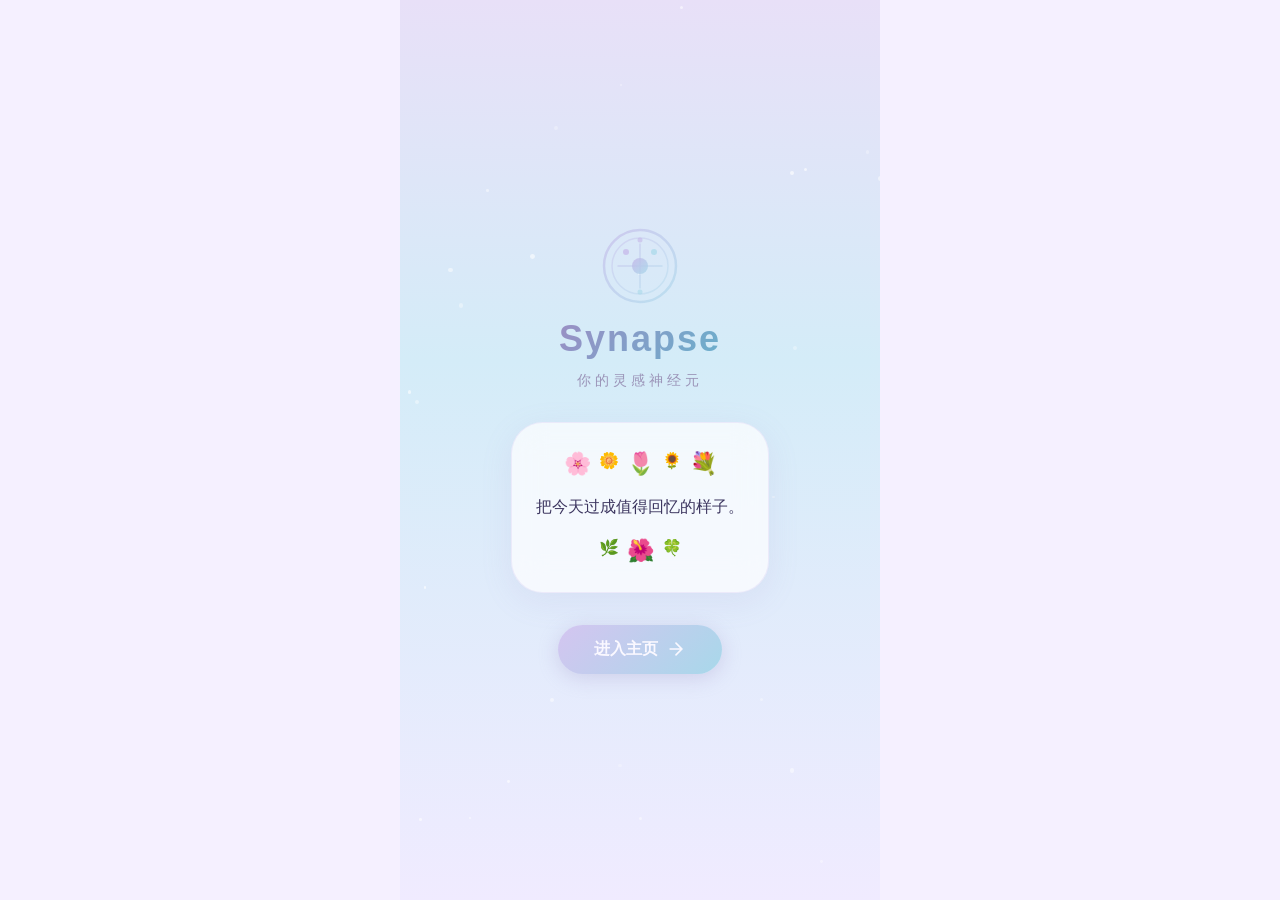
<file: synapse-standalone.html>
<!DOCTYPE html>
<html lang="zh-CN">
<head>
<meta charset="UTF-8">
<meta name="viewport" content="width=device-width, initial-scale=1.0, maximum-scale=1.0, user-scalable=no, viewport-fit=cover">
<meta name="apple-mobile-web-app-capable" content="yes">
<meta name="apple-mobile-web-app-status-bar-style" content="black-translucent">
<meta name="theme-color" content="#b8a9d4">
<link rel="apple-touch-icon" href="[data-uri]">
<link rel="icon" type="image/png" sizes="192x192" href="[data-uri]">

<title>Synapse · 个人电子工作台</title>





<style>
/* ====== Synapse Global Styles ====== */


:root {
  /* 主色调 - 浅紫 + 淡蓝 */
  --purple-light: #d4c5f0;
  --purple: #b8a9d4;
  --purple-mid: #9b8ec4;
  --purple-deep: #7b6db0;
  --blue-light: #c5e3f0;
  --blue: #a8d8ea;
  --blue-mid: #8cc8e0;
  --blue-deep: #6ab0cc;
  --gradient-primary: linear-gradient(135deg, #d4c5f0, #a8d8ea);
  --gradient-card: linear-gradient(135deg, rgba(212,197,240,0.25), rgba(168,216,234,0.25));
  --gradient-glow: linear-gradient(135deg, rgba(212,197,240,0.4), rgba(168,216,234,0.4));
  
  /* 背景 */
  --bg-primary: #f5f0ff;
  --bg-secondary: #eef7fc;
  --bg-card: rgba(255,255,255,0.75);
  --bg-card-hover: rgba(255,255,255,0.9);
  --bg-glass: rgba(255,255,255,0.6);
  
  /* 文字 */
  --text-primary: #3d3660;
  --text-secondary: #6b6490;
  --text-muted: #9b94b8;
  --text-white: #faf8ff;
  
  /* 功能色 */
  --success: #7ecba1;
  --warning: #f0c78e;
  --danger: #f0a0a8;
  --info: #8ec8f0;
  
  /* 尺寸 */
  --sidebar-width: 280px;
  --topbar-height: 56px;
  --radius-sm: 10px;
  --radius-md: 16px;
  --radius-lg: 24px;
  --radius-xl: 32px;
  
  /* 阴影 */
  --shadow-sm: 0 2px 8px rgba(155,142,196,0.12);
  --shadow-md: 0 4px 16px rgba(155,142,196,0.15);
  --shadow-lg: 0 8px 32px rgba(155,142,196,0.18);
  --shadow-glow: 0 0 24px rgba(168,216,234,0.3);
}

* {
  margin: 0;
  padding: 0;
  box-sizing: border-box;
}

html, body {
  width: 100%;
  height: 100%;
  overflow: hidden;
  font-family: 'Noto Sans SC', 'Quicksand', -apple-system, BlinkMacSystemFont, sans-serif;
  background: var(--bg-primary);
  color: var(--text-primary);
  -webkit-font-smoothing: antialiased;
  -webkit-tap-highlight-color: transparent;
  user-select: none;
}

body {
  max-width: 480px;
  margin: 0 auto;
  position: relative;
  overflow: hidden;
}

/* 滚动条美化 */
::-webkit-scrollbar {
  width: 4px;
}
::-webkit-scrollbar-track {
  background: transparent;
}
::-webkit-scrollbar-thumb {
  background: var(--purple-light);
  border-radius: 4px;
}

/* 通用按钮 */
.btn {
  display: inline-flex;
  align-items: center;
  justify-content: center;
  gap: 8px;
  padding: 12px 24px;
  border: none;
  border-radius: var(--radius-md);
  font-family: inherit;
  font-size: 14px;
  font-weight: 500;
  cursor: pointer;
  transition: all 0.3s ease;
  outline: none;
}
.btn:active {
  transform: scale(0.96);
}
.btn-primary {
  background: var(--gradient-primary);
  color: var(--text-white);
  box-shadow: var(--shadow-md);
}
.btn-secondary {
  background: var(--bg-glass);
  color: var(--text-primary);
  border: 1.5px solid var(--purple-light);
}
.btn-sm {
  padding: 8px 16px;
  font-size: 13px;
  border-radius: var(--radius-sm);
}

/* 卡片 */
.card {
  background: var(--bg-card);
  backdrop-filter: blur(10px);
  -webkit-backdrop-filter: blur(10px);
  border-radius: var(--radius-md);
  padding: 16px;
  box-shadow: var(--shadow-sm);
  border: 1px solid rgba(212,197,240,0.2);
  transition: all 0.3s ease;
}
.card:active {
  transform: scale(0.98);
}

/* 标签 */
.tag {
  display: inline-flex;
  align-items: center;
  padding: 4px 10px;
  border-radius: 20px;
  font-size: 12px;
  font-weight: 500;
  background: var(--gradient-card);
  color: var(--purple-deep);
}

/* 输入框 */
.input {
  width: 100%;
  padding: 12px 16px;
  border: 1.5px solid var(--purple-light);
  border-radius: var(--radius-sm);
  background: var(--bg-glass);
  font-family: inherit;
  font-size: 14px;
  color: var(--text-primary);
  outline: none;
  transition: border-color 0.3s;
}
.input:focus {
  border-color: var(--blue-mid);
  box-shadow: 0 0 0 3px rgba(168,216,234,0.2);
}

textarea.input {
  resize: vertical;
  min-height: 80px;
}

/* 动画 */
@keyframes fadeInUp {
  from { opacity: 0; transform: translateY(20px); }
  to { opacity: 1; transform: translateY(0); }
}
@keyframes fadeIn {
  from { opacity: 0; }
  to { opacity: 1; }
}
@keyframes float {
  0%, 100% { transform: translateY(0); }
  50% { transform: translateY(-8px); }
}
@keyframes pulse {
  0%, 100% { opacity: 0.6; }
  50% { opacity: 1; }
}
@keyframes shimmer {
  0% { background-position: -200% 0; }
  100% { background-position: 200% 0; }
}

.fade-in { animation: fadeIn 0.5s ease forwards; }
.fade-in-up { animation: fadeInUp 0.5s ease forwards; }

.hidden { display: none !important; }

/* ====== 开屏页面 ====== */
.splash-screen {
  position: fixed;
  inset: 0;
  z-index: 1000;
  max-width: 480px;
  margin: 0 auto;
  transition: opacity 0.6s ease, transform 0.6s ease;
}
.splash-screen.exit {
  opacity: 0;
  transform: scale(1.05);
  pointer-events: none;
}

.splash-bg {
  width: 100%;
  height: 100%;
  background: linear-gradient(180deg, #e8e0f8 0%, #d4ecf8 40%, #f0ebff 100%);
  display: flex;
  flex-direction: column;
  align-items: center;
  justify-content: center;
  position: relative;
  overflow: hidden;
}

.splash-stars {
  position: absolute;
  inset: 0;
  pointer-events: none;
}
.splash-star {
  position: absolute;
  width: 4px;
  height: 4px;
  background: rgba(255,255,255,0.8);
  border-radius: 50%;
  animation: pulse 2s ease infinite;
}

.splash-content {
  display: flex;
  flex-direction: column;
  align-items: center;
  gap: 32px;
  padding: 40px 24px;
  z-index: 2;
  animation: fadeInUp 0.8s ease;
}

.splash-logo {
  display: flex;
  flex-direction: column;
  align-items: center;
  gap: 12px;
}
.splash-logo-svg {
  width: 80px;
  height: 80px;
  animation: float 3s ease-in-out infinite;
}
.splash-title {
  font-family: 'Quicksand', sans-serif;
  font-size: 36px;
  font-weight: 700;
  background: linear-gradient(135deg, #9b8ec4, #6ab0cc);
  -webkit-background-clip: text;
  -webkit-text-fill-color: transparent;
  background-clip: text;
  letter-spacing: 2px;
}
.splash-subtitle {
  font-size: 14px;
  color: var(--text-muted);
  font-weight: 400;
  letter-spacing: 4px;
}

.splash-quote-card {
  background: rgba(255,255,255,0.7);
  backdrop-filter: blur(16px);
  -webkit-backdrop-filter: blur(16px);
  border-radius: var(--radius-xl);
  padding: 28px 24px;
  text-align: center;
  max-width: 320px;
  border: 1px solid rgba(212,197,240,0.3);
  box-shadow: 0 8px 32px rgba(155,142,196,0.12);
}

.splash-flowers {
  display: flex;
  justify-content: center;
  gap: 8px;
  margin-bottom: 16px;
}
.splash-flowers.bottom {
  margin-bottom: 0;
  margin-top: 16px;
}
.flower {
  font-size: 22px;
  animation: float 2.5s ease-in-out infinite;
}
.flower.small { font-size: 16px; animation-delay: 0.5s; }
.flower:nth-child(2) { animation-delay: 0.3s; }
.flower:nth-child(3) { animation-delay: 0.6s; }
.flower:nth-child(4) { animation-delay: 0.9s; }
.flower:nth-child(5) { animation-delay: 0.2s; }

.splash-quote-text {
  font-size: 16px;
  line-height: 1.8;
  color: var(--text-primary);
  font-weight: 500;
}

.splash-enter-btn {
  display: inline-flex;
  align-items: center;
  gap: 8px;
  padding: 14px 36px;
  border: none;
  border-radius: 50px;
  background: var(--gradient-primary);
  color: var(--text-white);
  font-family: inherit;
  font-size: 16px;
  font-weight: 600;
  cursor: pointer;
  box-shadow: 0 4px 20px rgba(155,142,196,0.3);
  transition: all 0.3s ease;
  animation: fadeInUp 0.6s ease 0.3s both;
}
.splash-enter-btn:active {
  transform: scale(0.95);
  box-shadow: 0 2px 12px rgba(155,142,196,0.2);
}

/* ====== 主应用布局 ====== */
.main-app {
  position: fixed;
  inset: 0;
  max-width: 480px;
  margin: 0 auto;
  display: flex;
  flex-direction: column;
  overflow: hidden;
  background: linear-gradient(180deg, #f5f0ff 0%, #eef7fc 100%);
}

.main-content {
  flex: 1;
  display: flex;
  flex-direction: column;
  overflow: hidden;
}

/* 顶部栏 */
.topbar {
  height: var(--topbar-height);
  display: flex;
  align-items: center;
  padding: 0 16px;
  gap: 12px;
  background: rgba(255,255,255,0.7);
  backdrop-filter: blur(16px);
  -webkit-backdrop-filter: blur(16px);
  border-bottom: 1px solid rgba(212,197,240,0.15);
  z-index: 100;
}
.topbar-menu-btn {
  width: 40px;
  height: 40px;
  border: none;
  border-radius: var(--radius-sm);
  background: rgba(212,197,240,0.15);
  display: flex;
  align-items: center;
  justify-content: center;
  cursor: pointer;
  color: var(--text-secondary);
  transition: all 0.2s;
}
.topbar-menu-btn:active {
  background: rgba(212,197,240,0.3);
}
.topbar-title {
  flex: 1;
  font-size: 18px;
  font-weight: 700;
  color: var(--text-primary);
}
.topbar-date {
  font-size: 13px;
  color: var(--text-muted);
  font-weight: 500;
}

/* 页面容器 */
.page-container {
  flex: 1;
  overflow-y: auto;
  overflow-x: hidden;
  padding: 16px;
}

/* 页面通用样式 */
.page {
  display: none;
  animation: fadeIn 0.4s ease;
}
.page.active {
  display: block;
}

.page-title {
  font-size: 20px;
  font-weight: 700;
  color: var(--text-primary);
  margin-bottom: 4px;
}
.page-subtitle {
  font-size: 13px;
  color: var(--text-muted);
  margin-bottom: 16px;
}

/* ====== 首页 ====== */
.home-grid {
  display: flex;
  flex-direction: column;
  gap: 16px;
}

/* 待办分区 */
.todo-section {
  background: var(--bg-card);
  backdrop-filter: blur(10px);
  border-radius: var(--radius-lg);
  padding: 16px;
  box-shadow: var(--shadow-sm);
  border: 1px solid rgba(212,197,240,0.15);
}
.todo-header {
  display: flex;
  align-items: center;
  justify-content: space-between;
  margin-bottom: 12px;
}
.todo-title {
  font-size: 16px;
  font-weight: 700;
  display: flex;
  align-items: center;
  gap: 8px;
}
.todo-count {
  font-size: 12px;
  color: var(--text-muted);
  background: rgba(212,197,240,0.2);
  padding: 2px 10px;
  border-radius: 12px;
}
.todo-add-btn {
  width: 32px;
  height: 32px;
  border: none;
  border-radius: 50%;
  background: var(--gradient-primary);
  color: white;
  font-size: 20px;
  display: flex;
  align-items: center;
  justify-content: center;
  cursor: pointer;
  box-shadow: var(--shadow-sm);
}
.todo-list {
  display: flex;
  flex-direction: column;
  gap: 8px;
}
.todo-item {
  display: flex;
  align-items: center;
  gap: 12px;
  padding: 10px 12px;
  border-radius: var(--radius-sm);
  background: rgba(212,197,240,0.08);
  transition: all 0.2s;
}
.todo-check {
  width: 22px;
  height: 22px;
  border: 2px solid var(--purple-light);
  border-radius: 50%;
  display: flex;
  align-items: center;
  justify-content: center;
  cursor: pointer;
  flex-shrink: 0;
  transition: all 0.2s;
}
.todo-check.done {
  background: var(--success);
  border-color: var(--success);
}
.todo-check.done::after {
  content: '✓';
  color: white;
  font-size: 13px;
  font-weight: 700;
}
.todo-text {
  flex: 1;
  font-size: 14px;
  color: var(--text-primary);
}
.todo-text.done {
  text-decoration: line-through;
  color: var(--text-muted);
}
.todo-delete {
  width: 28px;
  height: 28px;
  border: none;
  border-radius: 50%;
  background: transparent;
  color: var(--text-muted);
  cursor: pointer;
  display: flex;
  align-items: center;
  justify-content: center;
  font-size: 16px;
  transition: all 0.2s;
}
.todo-delete:active {
  background: rgba(240,160,168,0.2);
  color: var(--danger);
}
.todo-input-row {
  display: flex;
  gap: 8px;
  margin-top: 8px;
}
.todo-input-row .input {
  flex: 1;
}
.todo-section-divider {
  font-size: 12px;
  color: var(--text-muted);
  font-weight: 600;
  padding: 8px 0 4px;
  margin-top: 4px;
}

/* 身体状态 */
.body-status {
  background: var(--bg-card);
  backdrop-filter: blur(10px);
  border-radius: var(--radius-lg);
  padding: 16px;
  box-shadow: var(--shadow-sm);
  border: 1px solid rgba(212,197,240,0.15);
}
.body-status-title {
  font-size: 16px;
  font-weight: 700;
  margin-bottom: 12px;
  display: flex;
  align-items: center;
  gap: 8px;
}
.body-status-grid {
  display: grid;
  grid-template-columns: repeat(3, 1fr);
  gap: 10px;
}
.body-stat-item {
  display: flex;
  flex-direction: column;
  align-items: center;
  gap: 6px;
  padding: 14px 8px;
  border-radius: var(--radius-sm);
  background: rgba(212,197,240,0.08);
  text-align: center;
}
.body-stat-icon {
  font-size: 24px;
}
.body-stat-label {
  font-size: 11px;
  color: var(--text-muted);
  font-weight: 500;
}
.body-stat-value {
  font-size: 14px;
  font-weight: 700;
  color: var(--text-primary);
}
.body-stat-editable {
  cursor: pointer;
  transition: all 0.2s ease;
  position: relative;
}
.body-stat-editable:active {
  background: rgba(212,197,240,0.2);
  transform: scale(0.95);
}
.body-stat-editable::after {
  content: '✎';
  position: absolute;
  top: 4px;
  right: 6px;
  font-size: 10px;
  color: var(--text-muted);
  opacity: 0;
  transition: opacity 0.2s;
}
.body-stat-editable:hover::after,
.body-stat-editable:active::after {
  opacity: 0.6;
}

/* 快捷入口 */
.quick-entry-grid {
  display: grid;
  grid-template-columns: repeat(4, 1fr);
  gap: 10px;
}
.quick-entry {
  display: flex;
  flex-direction: column;
  align-items: center;
  gap: 6px;
  padding: 14px 8px;
  border-radius: var(--radius-sm);
  background: rgba(212,197,240,0.08);
  border: none;
  cursor: pointer;
  font-family: inherit;
  color: var(--text-secondary);
  font-size: 11px;
  font-weight: 500;
  transition: all 0.2s;
}
.quick-entry:active {
  background: rgba(212,197,240,0.2);
  transform: scale(0.95);
}
.quick-entry-icon {
  font-size: 28px;
}

/* ====== 功能模块通用样式 ====== */
.module-page {
  padding-bottom: 32px;
}

.module-header {
  margin-bottom: 16px;
}
.module-title {
  font-size: 20px;
  font-weight: 700;
  color: var(--text-primary);
}
.module-desc {
  font-size: 13px;
  color: var(--text-muted);
  margin-top: 4px;
}

/* ====== 英语单词模块 ====== */
.words-config {
  background: var(--bg-card);
  border-radius: var(--radius-md);
  padding: 16px;
  margin-bottom: 16px;
  box-shadow: var(--shadow-sm);
  border: 1px solid rgba(212,197,240,0.15);
}
.words-config-title {
  font-size: 15px;
  font-weight: 700;
  margin-bottom: 10px;
}
.words-count-control {
  display: flex;
  align-items: center;
  gap: 12px;
  margin-bottom: 12px;
}
.words-count-label {
  font-size: 14px;
  color: var(--text-secondary);
}
.words-count-num {
  font-size: 24px;
  font-weight: 700;
  color: var(--purple-deep);
  min-width: 40px;
  text-align: center;
}
.words-count-btn {
  width: 32px;
  height: 32px;
  border: 1.5px solid var(--purple-light);
  border-radius: 50%;
  background: white;
  color: var(--purple-deep);
  font-size: 18px;
  cursor: pointer;
  display: flex;
  align-items: center;
  justify-content: center;
  transition: all 0.2s;
}
.words-count-btn:active {
  background: var(--purple-light);
  color: white;
}
.words-actions {
  display: flex;
  gap: 8px;
  flex-wrap: wrap;
}

.word-card {
  background: var(--bg-card);
  border-radius: var(--radius-md);
  padding: 18px;
  margin-bottom: 12px;
  box-shadow: var(--shadow-sm);
  border: 1px solid rgba(212,197,240,0.15);
  transition: all 0.3s;
}
.word-card.learned {
  opacity: 0.65;
  border-color: var(--success);
}
.word-main {
  display: flex;
  align-items: center;
  justify-content: space-between;
  margin-bottom: 10px;
}
.word-en {
  font-size: 22px;
  font-weight: 700;
  color: var(--text-primary);
  font-family: 'Quicksand', sans-serif;
}
.word-phonetic {
  font-size: 13px;
  color: var(--text-muted);
}
.word-zh {
  font-size: 15px;
  color: var(--text-secondary);
  margin-bottom: 8px;
}
.word-example {
  font-size: 13px;
  color: var(--text-muted);
  font-style: italic;
  padding: 8px 12px;
  background: rgba(168,216,234,0.12);
  border-radius: var(--radius-sm);
  border-left: 3px solid var(--blue);
  margin-bottom: 10px;
  line-height: 1.6;
}
.word-actions-row {
  display: flex;
  gap: 8px;
  align-items: center;
}
.word-learned-btn {
  padding: 6px 14px;
  border: 1.5px solid var(--success);
  border-radius: 20px;
  background: transparent;
  color: var(--success);
  font-size: 12px;
  font-weight: 600;
  cursor: pointer;
  transition: all 0.2s;
}
.word-learned-btn.done {
  background: var(--success);
  color: white;
}
.word-video-btn {
  display: inline-flex;
  align-items: center;
  gap: 4px;
  padding: 6px 14px;
  border: none;
  border-radius: 20px;
  background: rgba(240,160,168,0.15);
  color: var(--danger);
  font-size: 12px;
  font-weight: 600;
  cursor: pointer;
  text-decoration: none;
  transition: all 0.2s;
}
.word-video-btn:active {
  background: rgba(240,160,168,0.3);
}
.words-progress {
  display: flex;
  align-items: center;
  gap: 10px;
  margin-bottom: 16px;
  padding: 12px 16px;
  background: var(--bg-card);
  border-radius: var(--radius-md);
  box-shadow: var(--shadow-sm);
}
.words-progress-bar {
  flex: 1;
  height: 8px;
  background: rgba(212,197,240,0.2);
  border-radius: 4px;
  overflow: hidden;
}
.words-progress-fill {
  height: 100%;
  background: var(--gradient-primary);
  border-radius: 4px;
  transition: width 0.4s ease;
}
.words-progress-text {
  font-size: 13px;
  font-weight: 600;
  color: var(--purple-deep);
  min-width: 48px;
  text-align: right;
}

.review-section {
  margin-top: 16px;
}
.review-title {
  font-size: 15px;
  font-weight: 700;
  margin-bottom: 10px;
  color: var(--text-primary);
}

/* ====== 心情面板 ====== */
.mood-grid {
  display: grid;
  grid-template-columns: repeat(4, 1fr);
  gap: 12px;
  margin-bottom: 20px;
}
.mood-item {
  display: flex;
  flex-direction: column;
  align-items: center;
  gap: 8px;
  padding: 16px 8px;
  border-radius: var(--radius-md);
  background: var(--bg-card);
  border: 2px solid transparent;
  cursor: pointer;
  transition: all 0.2s;
  box-shadow: var(--shadow-sm);
}
.mood-item:active {
  transform: scale(0.95);
}
.mood-item.selected {
  border-color: var(--purple);
  background: rgba(212,197,240,0.2);
}
.mood-emoji {
  font-size: 36px;
}
.mood-label {
  font-size: 13px;
  font-weight: 600;
  color: var(--text-secondary);
}
.mood-history {
  margin-top: 16px;
}
.mood-history-title {
  font-size: 15px;
  font-weight: 700;
  margin-bottom: 10px;
}
.mood-history-list {
  display: flex;
  gap: 8px;
  flex-wrap: wrap;
}
.mood-history-item {
  display: flex;
  flex-direction: column;
  align-items: center;
  gap: 4px;
  padding: 8px 12px;
  background: var(--bg-card);
  border-radius: var(--radius-sm);
  font-size: 12px;
  cursor: pointer;
  transition: all 0.2s;
  position: relative;
}
.mood-history-item:hover {
  background: rgba(240,160,168,0.1);
}
.mood-history-item:active {
  transform: scale(0.9);
  background: rgba(240,160,168,0.2);
}

/* ====== 饮食饮水 ====== */
.diet-tabs {
  display: flex;
  gap: 8px;
  margin-bottom: 16px;
}
.diet-tab {
  flex: 1;
  padding: 10px;
  border: none;
  border-radius: var(--radius-sm);
  background: rgba(212,197,240,0.1);
  color: var(--text-secondary);
  font-family: inherit;
  font-size: 13px;
  font-weight: 600;
  cursor: pointer;
  transition: all 0.2s;
}
.diet-tab.active {
  background: var(--gradient-primary);
  color: white;
}
.water-tracker {
  background: var(--bg-card);
  border-radius: var(--radius-md);
  padding: 16px;
  margin-bottom: 16px;
  box-shadow: var(--shadow-sm);
  border: 1px solid rgba(212,197,240,0.15);
}
.water-header {
  display: flex;
  align-items: center;
  justify-content: space-between;
  margin-bottom: 12px;
}
.water-title {
  font-size: 16px;
  font-weight: 700;
}
.water-goal {
  font-size: 13px;
  color: var(--text-muted);
}
.water-cups {
  display: flex;
  gap: 8px;
  flex-wrap: wrap;
  margin-bottom: 12px;
}
.water-cup {
  width: 40px;
  height: 48px;
  border-radius: 8px 8px 14px 14px;
  border: 2px solid var(--blue-light);
  background: transparent;
  cursor: pointer;
  display: flex;
  align-items: flex-end;
  justify-content: center;
  padding-bottom: 4px;
  font-size: 16px;
  transition: all 0.2s;
}
.water-cup.filled {
  background: rgba(168,216,234,0.4);
  border-color: var(--blue-mid);
}
.water-progress-bar {
  height: 8px;
  background: rgba(168,216,234,0.2);
  border-radius: 4px;
  overflow: hidden;
}
.water-progress-fill {
  height: 100%;
  background: linear-gradient(90deg, var(--blue-light), var(--blue-mid));
  border-radius: 4px;
  transition: width 0.4s;
}

.recipe-card {
  background: var(--bg-card);
  border-radius: var(--radius-md);
  padding: 16px;
  margin-bottom: 12px;
  box-shadow: var(--shadow-sm);
  border: 1px solid rgba(212,197,240,0.15);
}
.recipe-name {
  font-size: 16px;
  font-weight: 700;
  margin-bottom: 6px;
}
.recipe-tags {
  display: flex;
  gap: 6px;
  flex-wrap: wrap;
  margin-bottom: 8px;
}
.recipe-desc {
  font-size: 13px;
  color: var(--text-secondary);
  line-height: 1.6;
}

.diet-record-item {
  display: flex;
  align-items: center;
  gap: 10px;
  padding: 10px 12px;
  background: var(--bg-card);
  border-radius: var(--radius-sm);
  margin-bottom: 8px;
}
.diet-record-time {
  font-size: 12px;
  color: var(--text-muted);
  min-width: 48px;
}
.diet-record-content {
  flex: 1;
  font-size: 14px;
}

/* ====== 运动健康 ====== */
.training-card {
  background: var(--bg-card);
  border-radius: var(--radius-md);
  padding: 16px;
  margin-bottom: 12px;
  box-shadow: var(--shadow-sm);
  border: 1px solid rgba(212,197,240,0.15);
}
.training-name {
  font-size: 16px;
  font-weight: 700;
  margin-bottom: 8px;
}
.training-details {
  display: flex;
  gap: 16px;
  font-size: 13px;
  color: var(--text-secondary);
}
.training-detail {
  display: flex;
  align-items: center;
  gap: 4px;
}
.training-check-btn {
  margin-top: 10px;
  padding: 8px 16px;
  border: 1.5px solid var(--purple-light);
  border-radius: 20px;
  background: transparent;
  color: var(--purple-deep);
  font-size: 13px;
  font-weight: 600;
  cursor: pointer;
  transition: all 0.2s;
}
.training-check-btn.done {
  background: var(--success);
  border-color: var(--success);
  color: white;
}

.body-record-form {
  background: var(--bg-card);
  border-radius: var(--radius-md);
  padding: 16px;
  margin-top: 16px;
  box-shadow: var(--shadow-sm);
  border: 1px solid rgba(212,197,240,0.15);
}
.form-group {
  margin-bottom: 12px;
}
.form-label {
  font-size: 13px;
  font-weight: 600;
  color: var(--text-secondary);
  margin-bottom: 6px;
  display: block;
}
.form-row {
  display: grid;
  grid-template-columns: 1fr 1fr;
  gap: 10px;
}

/* ====== 影视收藏 ====== */
.movie-tabs {
  display: flex;
  gap: 8px;
  margin-bottom: 16px;
}
.movie-tab {
  flex: 1;
  padding: 10px;
  border: none;
  border-radius: var(--radius-sm);
  background: rgba(212,197,240,0.1);
  color: var(--text-secondary);
  font-family: inherit;
  font-size: 13px;
  font-weight: 600;
  cursor: pointer;
  transition: all 0.2s;
}
.movie-tab.active {
  background: var(--gradient-primary);
  color: white;
}
.movie-card {
  background: var(--bg-card);
  border-radius: var(--radius-md);
  padding: 16px;
  margin-bottom: 12px;
  box-shadow: var(--shadow-sm);
  border: 1px solid rgba(212,197,240,0.15);
  position: relative;
  overflow: hidden;
}
.movie-card::before {
  content: '';
  position: absolute;
  top: 0;
  left: 0;
  width: 4px;
  height: 100%;
  background: var(--gradient-primary);
  border-radius: 4px 0 0 4px;
}
.movie-card.watched::before {
  background: var(--success);
}
.movie-name {
  font-size: 16px;
  font-weight: 700;
  margin-bottom: 4px;
}
.movie-info {
  font-size: 13px;
  color: var(--text-muted);
  margin-bottom: 8px;
}
.movie-tags {
  display: flex;
  gap: 6px;
  flex-wrap: wrap;
  margin-bottom: 10px;
}
.movie-ext-link {
  display: inline-flex;
  align-items: center;
  gap: 4px;
  padding: 6px 14px;
  border: none;
  border-radius: 20px;
  background: rgba(168,216,234,0.2);
  color: var(--blue-deep);
  font-size: 12px;
  font-weight: 600;
  cursor: pointer;
  text-decoration: none;
  transition: all 0.2s;
}
.movie-ext-link:active {
  background: rgba(168,216,234,0.4);
}
.movie-move-btn {
  padding: 6px 14px;
  border: 1.5px solid var(--success);
  border-radius: 20px;
  background: transparent;
  color: var(--success);
  font-size: 12px;
  font-weight: 600;
  cursor: pointer;
  transition: all 0.2s;
}
.movie-move-btn:active {
  background: rgba(126,203,161,0.15);
}
.movie-delete-btn {
  padding: 6px 14px;
  border: 1.5px solid var(--danger);
  border-radius: 20px;
  background: transparent;
  color: var(--danger);
  font-size: 12px;
  font-weight: 600;
  cursor: pointer;
  transition: all 0.2s;
}
.movie-delete-btn:active {
  background: rgba(240,160,168,0.15);
}

/* ====== 纸条收纳 ====== */
.note-card {
  background: var(--bg-card);
  border-radius: var(--radius-md);
  padding: 16px;
  margin-bottom: 12px;
  box-shadow: var(--shadow-sm);
  border: 1px solid rgba(212,197,240,0.15);
}
.note-date {
  font-size: 12px;
  color: var(--text-muted);
  margin-bottom: 8px;
}
.note-content {
  font-size: 14px;
  color: var(--text-primary);
  line-height: 1.8;
  white-space: pre-wrap;
}
.note-summary {
  margin-top: 10px;
  padding: 10px 14px;
  background: rgba(168,216,234,0.1);
  border-radius: var(--radius-sm);
  font-size: 13px;
  color: var(--text-secondary);
  line-height: 1.6;
}
.note-summary-label {
  font-size: 12px;
  font-weight: 700;
  color: var(--blue-deep);
  margin-bottom: 4px;
}
.note-actions {
  display: flex;
  gap: 8px;
  margin-top: 10px;
}
.note-actions button {
  padding: 6px 14px;
  border: none;
  border-radius: 20px;
  font-size: 12px;
  font-weight: 600;
  cursor: pointer;
  transition: all 0.2s;
}
.note-summarize-btn {
  background: rgba(168,216,234,0.2);
  color: var(--blue-deep);
}
.note-delete-btn {
  background: rgba(240,160,168,0.15);
  color: var(--danger);
}

/* ====== 阅读档案 ====== */
.reading-card {
  background: var(--bg-card);
  border-radius: var(--radius-md);
  padding: 16px;
  margin-bottom: 12px;
  box-shadow: var(--shadow-sm);
  border: 1px solid rgba(212,197,240,0.15);
}
.reading-book-name {
  font-size: 17px;
  font-weight: 700;
  margin-bottom: 4px;
}
.reading-author {
  font-size: 13px;
  color: var(--text-muted);
  margin-bottom: 8px;
}
.reading-progress-row {
  display: flex;
  align-items: center;
  gap: 10px;
  margin-bottom: 10px;
}
.reading-progress-bar {
  flex: 1;
  height: 6px;
  background: rgba(212,197,240,0.2);
  border-radius: 3px;
  overflow: hidden;
}
.reading-progress-fill {
  height: 100%;
  background: var(--gradient-primary);
  border-radius: 3px;
  transition: width 0.3s;
}
.reading-progress-text {
  font-size: 12px;
  color: var(--text-muted);
  min-width: 36px;
}
.reading-excerpt {
  margin-top: 10px;
  padding: 10px 14px;
  background: rgba(212,197,240,0.08);
  border-radius: var(--radius-sm);
  font-size: 13px;
  color: var(--text-secondary);
  line-height: 1.8;
  border-left: 3px solid var(--purple-light);
}
.reading-excerpt-label {
  font-size: 12px;
  font-weight: 700;
  color: var(--purple-deep);
  margin-bottom: 4px;
}

/* ====== 灵感白板 ====== */
.whiteboard-input-area {
  background: var(--bg-card);
  border-radius: var(--radius-md);
  padding: 16px;
  margin-bottom: 16px;
  box-shadow: var(--shadow-sm);
  border: 1px solid rgba(212,197,240,0.15);
}
.whiteboard-ideas {
  display: grid;
  gap: 12px;
}
.idea-card {
  background: var(--bg-card);
  border-radius: var(--radius-md);
  padding: 16px;
  box-shadow: var(--shadow-sm);
  border: 1px solid rgba(212,197,240,0.15);
  position: relative;
}
.idea-card:nth-child(odd) {
  border-left: 4px solid var(--purple-light);
}
.idea-card:nth-child(even) {
  border-left: 4px solid var(--blue-light);
}
.idea-time {
  font-size: 11px;
  color: var(--text-muted);
  margin-bottom: 6px;
}
.idea-text {
  font-size: 14px;
  color: var(--text-primary);
  line-height: 1.7;
  white-space: pre-wrap;
}
.idea-delete {
  position: absolute;
  top: 12px;
  right: 12px;
  width: 28px;
  height: 28px;
  border: none;
  border-radius: 50%;
  background: transparent;
  color: var(--text-muted);
  cursor: pointer;
  font-size: 16px;
  display: flex;
  align-items: center;
  justify-content: center;
}

/* ====== 生活备忘 ====== */
.memo-list {
  display: flex;
  flex-direction: column;
  gap: 10px;
}
.memo-card {
  background: var(--bg-card);
  border-radius: var(--radius-md);
  padding: 14px;
  box-shadow: var(--shadow-sm);
  border: 1px solid rgba(212,197,240,0.15);
  display: flex;
  align-items: flex-start;
  gap: 10px;
}
.memo-pin {
  color: var(--purple-light);
  font-size: 18px;
  flex-shrink: 0;
  margin-top: -2px;
}
.memo-body {
  flex: 1;
}
.memo-text {
  font-size: 14px;
  color: var(--text-primary);
  line-height: 1.6;
}
.memo-date {
  font-size: 11px;
  color: var(--text-muted);
  margin-top: 4px;
}
.memo-delete {
  background: none;
  border: none;
  color: var(--text-muted);
  cursor: pointer;
  font-size: 18px;
  padding: 4px;
}

/* 空状态 */
.empty-state {
  text-align: center;
  padding: 40px 20px;
  color: var(--text-muted);
}
.empty-state-icon {
  font-size: 48px;
  margin-bottom: 12px;
}
.empty-state-text {
  font-size: 14px;
}

/* ====== 侧边栏 ====== */
.overlay {
  position: fixed;
  inset: 0;
  background: rgba(61,54,96,0.3);
  z-index: 200;
  opacity: 0;
  pointer-events: none;
  transition: opacity 0.3s ease;
  max-width: 480px;
  margin: 0 auto;
}
.overlay.active {
  opacity: 1;
  pointer-events: auto;
}

.sidebar {
  position: fixed;
  left: 0;
  top: 0;
  bottom: 0;
  width: var(--sidebar-width);
  background: rgba(255,255,255,0.92);
  backdrop-filter: blur(20px);
  -webkit-backdrop-filter: blur(20px);
  z-index: 300;
  transform: translateX(-100%);
  transition: transform 0.35s cubic-bezier(0.4, 0, 0.2, 1);
  display: flex;
  flex-direction: column;
  border-right: 1px solid rgba(212,197,240,0.2);
  box-shadow: 4px 0 24px rgba(155,142,196,0.1);
  overflow-y: auto;
}
.sidebar.open {
  transform: translateX(0);
}

.sidebar-header {
  display: flex;
  align-items: center;
  justify-content: space-between;
  padding: 20px 16px;
  border-bottom: 1px solid rgba(212,197,240,0.15);
}
.sidebar-logo {
  display: flex;
  align-items: center;
  gap: 10px;
  font-family: 'Quicksand', sans-serif;
  font-size: 20px;
  font-weight: 700;
  color: var(--purple-deep);
}
.sidebar-close {
  width: 36px;
  height: 36px;
  border: none;
  border-radius: 50%;
  background: rgba(212,197,240,0.2);
  display: flex;
  align-items: center;
  justify-content: center;
  cursor: pointer;
  color: var(--text-secondary);
  transition: all 0.2s;
}
.sidebar-close:active {
  background: rgba(212,197,240,0.4);
}

.sidebar-nav {
  flex: 1;
  padding: 12px 8px;
  display: flex;
  flex-direction: column;
  gap: 2px;
}

.sidebar-item {
  display: flex;
  align-items: center;
  gap: 12px;
  padding: 14px 16px;
  border-radius: var(--radius-sm);
  text-decoration: none;
  color: var(--text-secondary);
  font-size: 15px;
  font-weight: 500;
  cursor: pointer;
  transition: all 0.25s ease;
}
.sidebar-item:active {
  transform: scale(0.97);
}
.sidebar-item.active {
  background: var(--gradient-card);
  color: var(--purple-deep);
  font-weight: 600;
}
.sidebar-item.active .sidebar-icon svg {
  stroke: var(--purple-deep);
}
.sidebar-icon {
  width: 36px;
  height: 36px;
  display: flex;
  align-items: center;
  justify-content: center;
  border-radius: var(--radius-sm);
  background: rgba(212,197,240,0.15);
  flex-shrink: 0;
}
.sidebar-icon svg {
  stroke: var(--text-muted);
  transition: stroke 0.25s;
}

.sidebar-footer {
  padding: 16px;
  border-top: 1px solid rgba(212,197,240,0.15);
}
.sidebar-automation-status {
  display: flex;
  align-items: center;
  gap: 8px;
  font-size: 12px;
  color: var(--text-muted);
}
.status-dot {
  width: 8px;
  height: 8px;
  border-radius: 50%;
  background: var(--warning);
}
.status-dot.active {
  background: var(--success);
}


</style>
</head>
<body>

<!-- ====== 开屏页面 ====== -->
<div id="splashScreen" class="splash-screen">
  <div class="splash-bg">
    <div class="splash-stars" id="splashStars"></div>
    <div class="splash-content">
      <div class="splash-logo">
        <svg viewBox="0 0 80 80" class="splash-logo-svg">
          <defs>
            <linearGradient id="logoGrad" x1="0%" y1="0%" x2="100%" y2="100%">
              <stop offset="0%" style="stop-color:#c4b5e8"/>
              <stop offset="100%" style="stop-color:#a8d8ea"/>
            </linearGradient>
          </defs>
          <circle cx="40" cy="40" r="36" fill="none" stroke="url(#logoGrad)" stroke-width="2.5" opacity="0.6"/>
          <circle cx="40" cy="40" r="28" fill="none" stroke="url(#logoGrad)" stroke-width="1.5" opacity="0.4"/>
          <path d="M40 18 L40 62 M18 40 L62 40" stroke="url(#logoGrad)" stroke-width="1.5" stroke-linecap="round" opacity="0.5"/>
          <circle cx="40" cy="40" r="8" fill="url(#logoGrad)" opacity="0.8"/>
          <circle cx="26" cy="26" r="3" fill="#c4b5e8" opacity="0.7"/>
          <circle cx="54" cy="26" r="3" fill="#a8d8ea" opacity="0.7"/>
          <circle cx="40" cy="14" r="2.5" fill="#c4b5e8" opacity="0.6"/>
          <circle cx="40" cy="66" r="2.5" fill="#a8d8ea" opacity="0.6"/>
        </svg>
        <h1 class="splash-title">Synapse</h1>
        <p class="splash-subtitle">你的灵感神经元</p>
      </div>
      <div class="splash-quote-card" id="splashQuote">
        <div class="splash-flowers">
          <span class="flower">🌸</span>
          <span class="flower small">🌼</span>
          <span class="flower">🌷</span>
          <span class="flower small">🌻</span>
          <span class="flower">💐</span>
        </div>
        <p class="splash-quote-text" id="quoteText"></p>
        <div class="splash-flowers bottom">
          <span class="flower small">🌿</span>
          <span class="flower">🌺</span>
          <span class="flower small">🍀</span>
        </div>
      </div>
      <button class="splash-enter-btn" id="enterBtn" onclick="enterMain()">
        <span>进入主页</span>
        <svg width="20" height="20" viewBox="0 0 24 24" fill="none" stroke="currentColor" stroke-width="2" stroke-linecap="round"><path d="M5 12h14M12 5l7 7-7 7"/></svg>
      </button>
    </div>
  </div>
</div>

<!-- ====== 主应用 ====== -->
<div id="mainApp" class="main-app hidden">

  <!-- 遮罩层 -->
  <div id="overlay" class="overlay" onclick="closeSidebar()"></div>

  <!-- 侧边菜单栏 -->
  <nav id="sidebar" class="sidebar">
    <div class="sidebar-header">
      <div class="sidebar-logo">
        <svg viewBox="0 0 40 40" width="36" height="36">
          <defs>
            <linearGradient id="sLogoGrad" x1="0%" y1="0%" x2="100%" y2="100%">
              <stop offset="0%" style="stop-color:#c4b5e8"/>
              <stop offset="100%" style="stop-color:#a8d8ea"/>
            </linearGradient>
          </defs>
          <circle cx="20" cy="20" r="18" fill="none" stroke="url(#sLogoGrad)" stroke-width="2"/>
          <circle cx="20" cy="20" r="5" fill="url(#sLogoGrad)" opacity="0.8"/>
        </svg>
        <span>Synapse</span>
      </div>
      <button class="sidebar-close" onclick="closeSidebar()">
        <svg width="22" height="22" viewBox="0 0 24 24" fill="none" stroke="currentColor" stroke-width="2"><path d="M18 6L6 18M6 6l12 12"/></svg>
      </button>
    </div>
    <div class="sidebar-nav">
      <a class="sidebar-item active" data-page="home" onclick="navigateTo('home')">
        <span class="sidebar-icon">
          <svg width="20" height="20" viewBox="0 0 24 24" fill="none" stroke="currentColor" stroke-width="2" stroke-linecap="round"><path d="M3 9l9-7 9 7v11a2 2 0 01-2 2H5a2 2 0 01-2-2z"/><polyline points="9 22 9 12 15 12 15 22"/></svg>
        </span>
        <span>首页</span>
      </a>
      <a class="sidebar-item" data-page="words" onclick="navigateTo('words')">
        <span class="sidebar-icon">
          <svg width="20" height="20" viewBox="0 0 24 24" fill="none" stroke="currentColor" stroke-width="2" stroke-linecap="round"><path d="M12 20h9"/><path d="M16.5 3.5a2.121 2.121 0 013 3L7 19l-4 1 1-4L16.5 3.5z"/></svg>
        </span>
        <span>英语单词</span>
      </a>
      <a class="sidebar-item" data-page="mood" onclick="navigateTo('mood')">
        <span class="sidebar-icon">
          <svg width="20" height="20" viewBox="0 0 24 24" fill="none" stroke="currentColor" stroke-width="2" stroke-linecap="round"><circle cx="12" cy="12" r="10"/><path d="M8 14s1.5 2 4 2 4-2 4-2"/><line x1="9" y1="9" x2="9.01" y2="9"/><line x1="15" y1="9" x2="15.01" y2="9"/></svg>
        </span>
        <span>每日心情</span>
      </a>
      <a class="sidebar-item" data-page="diet" onclick="navigateTo('diet')">
        <span class="sidebar-icon">
          <svg width="20" height="20" viewBox="0 0 24 24" fill="none" stroke="currentColor" stroke-width="2" stroke-linecap="round"><path d="M18 8h1a4 4 0 010 8h-1"/><path d="M2 8h16v9a4 4 0 01-4 4H6a4 4 0 01-4-4V8z"/><line x1="6" y1="1" x2="6" y2="4"/><line x1="10" y1="1" x2="10" y2="4"/><line x1="14" y1="1" x2="14" y2="4"/></svg>
        </span>
        <span>健康饮食</span>
      </a>
      <a class="sidebar-item" data-page="sport" onclick="navigateTo('sport')">
        <span class="sidebar-icon">
          <svg width="20" height="20" viewBox="0 0 24 24" fill="none" stroke="currentColor" stroke-width="2" stroke-linecap="round"><circle cx="12" cy="12" r="10"/><path d="M12 6v6l4 2"/></svg>
        </span>
        <span>运动健康</span>
      </a>
      <a class="sidebar-item" data-page="movies" onclick="navigateTo('movies')">
        <span class="sidebar-icon">
          <svg width="20" height="20" viewBox="0 0 24 24" fill="none" stroke="currentColor" stroke-width="2" stroke-linecap="round"><rect x="2" y="2" width="20" height="20" rx="2.18" ry="2.18"/><line x1="7" y1="2" x2="7" y2="22"/><line x1="17" y1="2" x2="17" y2="22"/><line x1="2" y1="12" x2="22" y2="12"/><line x1="2" y1="7" x2="7" y2="7"/><line x1="2" y1="17" x2="7" y2="17"/><line x1="17" y1="17" x2="22" y2="17"/><line x1="17" y1="7" x2="22" y2="7"/></svg>
        </span>
        <span>影视收藏</span>
      </a>
      <a class="sidebar-item" data-page="notes" onclick="navigateTo('notes')">
        <span class="sidebar-icon">
          <svg width="20" height="20" viewBox="0 0 24 24" fill="none" stroke="currentColor" stroke-width="2" stroke-linecap="round"><path d="M14 2H6a2 2 0 00-2 2v16a2 2 0 002 2h12a2 2 0 002-2V8z"/><polyline points="14 2 14 8 20 8"/><line x1="16" y1="13" x2="8" y2="13"/><line x1="16" y1="17" x2="8" y2="17"/><polyline points="10 9 9 9 8 9"/></svg>
        </span>
        <span>纸条收纳</span>
      </a>
      <a class="sidebar-item" data-page="reading" onclick="navigateTo('reading')">
        <span class="sidebar-icon">
          <svg width="20" height="20" viewBox="0 0 24 24" fill="none" stroke="currentColor" stroke-width="2" stroke-linecap="round"><path d="M4 19.5A2.5 2.5 0 016.5 17H20"/><path d="M6.5 2H20v20H6.5A2.5 2.5 0 014 19.5v-15A2.5 2.5 0 016.5 2z"/></svg>
        </span>
        <span>阅读档案</span>
      </a>
      <a class="sidebar-item" data-page="whiteboard" onclick="navigateTo('whiteboard')">
        <span class="sidebar-icon">
          <svg width="20" height="20" viewBox="0 0 24 24" fill="none" stroke="currentColor" stroke-width="2" stroke-linecap="round"><path d="M12 20h9"/><path d="M16.5 3.5a2.121 2.121 0 013 3L7 19l-4 1 1-4L16.5 3.5z"/></svg>
        </span>
        <span>灵感白板</span>
      </a>
      <a class="sidebar-item" data-page="memo" onclick="navigateTo('memo')">
        <span class="sidebar-icon">
          <svg width="20" height="20" viewBox="0 0 24 24" fill="none" stroke="currentColor" stroke-width="2" stroke-linecap="round"><path d="M12 1a3 3 0 00-3 3v8a3 3 0 006 0V4a3 3 0 00-3-3z"/><path d="M19 10v2a7 7 0 01-14 0v-2"/><line x1="12" y1="19" x2="12" y2="23"/><line x1="8" y1="23" x2="16" y2="23"/></svg>
        </span>
        <span>生活备忘</span>
      </a>
    </div>
    <div class="sidebar-footer">
      <div class="sidebar-automation-status" id="autoStatus">
        <span class="status-dot"></span>
        <span>自动化: 静态模板</span>
      </div>
    </div>
  </nav>

  <!-- 主内容区 -->
  <div id="mainContent" class="main-content">
    <!-- 顶部栏 -->
    <header class="topbar">
      <button class="topbar-menu-btn" onclick="openSidebar()">
        <svg width="24" height="24" viewBox="0 0 24 24" fill="none" stroke="currentColor" stroke-width="2"><line x1="3" y1="6" x2="21" y2="6"/><line x1="3" y1="12" x2="21" y2="12"/><line x1="3" y1="18" x2="21" y2="18"/></svg>
      </button>
      <h2 class="topbar-title" id="topbarTitle">首页</h2>
      <div class="topbar-date" id="topbarDate"></div>
    </header>

    <!-- 页面容器 -->
    <div class="page-container" id="pageContainer">
      <!-- 页面将通过 JS 动态加载 -->
    </div>
  </div>

</div>



<script>
// ====== Synapse 数据中心 ======

// 开屏激励短句库
const QUOTES = [
  "每一个清晨都是世界对你说的最温柔的「重新开始」。",
  "你比自己想象中更勇敢，比昨天更接近梦想。",
  "不必追赶别人的花期，你的绽放自有节奏。",
  "今天的努力，是明天回望时嘴角上扬的理由。",
  "做自己的光，不需要太亮，足够温暖就好。",
  "温柔地对待自己，坚定地走向目标。",
  "生活不会辜负每一个认真呼吸的瞬间。",
  "把今天过成值得回忆的样子。",
  "你走的每一步，都在重塑未来的模样。",
  "保持热爱，奔赴山海，心有所向，步履不停。",
  "最好的状态是：眼里有光，心中有爱，脚下有路。",
  "所有的美好都会不期而遇，只要你一直在路上。",
  "用今天的汗水浇灌明天的花园。",
  "别怕走得慢，只要不停下，你就在前进。",
  "人生没有白走的路，每一步都算数。"
];

// 高中高频英语单词库
const WORD_BANK = [
  { en: "abandon", zh: "放弃；抛弃", phonetic: "/əˈbændən/", example: "We should never abandon our dreams, no matter how hard life gets." },
  { en: "ability", zh: "能力；才能", phonetic: "/əˈbɪləti/", example: "She has the ability to solve complex problems quickly and efficiently." },
  { en: "absorb", zh: "吸收；吸引", phonetic: "/əbˈzɔːrb/", example: "Plants absorb sunlight and convert it into energy through photosynthesis." },
  { en: "abstract", zh: "抽象的；摘要", phonetic: "/ˈæbstrækt/", example: "The concept of happiness is abstract and means different things to different people." },
  { en: "abundant", zh: "丰富的；充裕的", phonetic: "/əˈbʌndənt/", example: "The region is abundant in natural resources, including oil and minerals." },
  { en: "academic", zh: "学术的；学院的", phonetic: "/ˌækəˈdemɪk/", example: "Her academic achievements earned her a scholarship to a top university." },
  { en: "accelerate", zh: "加速；促进", phonetic: "/əkˈseləreɪt/", example: "The new technology will accelerate the development of renewable energy." },
  { en: "access", zh: "进入；通道；访问", phonetic: "/ˈækses/", example: "Students have free access to the online library resources." },
  { en: "accompany", zh: "陪伴；伴随", phonetic: "/əˈkʌmpəni/", example: "I will accompany you to the airport tomorrow morning." },
  { en: "accomplish", zh: "完成；实现", phonetic: "/əˈkɑːmplɪʃ/", example: "With determination and hard work, you can accomplish anything you set your mind to." },
  { en: "accurate", zh: "准确的；精确的", phonetic: "/ˈækjərət/", example: "The scientist made accurate measurements to ensure the experiment's success." },
  { en: "achieve", zh: "达到；取得", phonetic: "/əˈtʃiːv/", example: "To achieve greatness, one must first believe that it is possible." },
  { en: "acknowledge", zh: "承认；感谢", phonetic: "/əkˈnɑːlɪdʒ/", example: "It's important to acknowledge your mistakes and learn from them." },
  { en: "acquire", zh: "获得；习得", phonetic: "/əˈkwaɪər/", example: "Children acquire language skills naturally through interaction with others." },
  { en: "adapt", zh: "适应；改编", phonetic: "/əˈdæpt/", example: "The ability to adapt to change is essential for survival in today's world." },
  { en: "adequate", zh: "足够的；适当的", phonetic: "/ˈædɪkwət/", example: "Make sure you get adequate sleep before the exam." },
  { en: "adjust", zh: "调整；适应", phonetic: "/əˈdʒʌst/", example: "It took her a few weeks to adjust to the new school environment." },
  { en: "admire", zh: "钦佩；赞赏", phonetic: "/ədˈmaɪər/", example: "I truly admire people who dedicate their lives to helping others." },
  { en: "admit", zh: "承认；准许进入", phonetic: "/ədˈmɪt/", example: "He had to admit that he was wrong about the whole situation." },
  { en: "adopt", zh: "采用；收养", phonetic: "/əˈdɑːpt/", example: "The company decided to adopt a more environmentally friendly policy." },
  { en: "advance", zh: "前进；进步", phonetic: "/ədˈvæns/", example: "Technology continues to advance at an incredible pace." },
  { en: "advantage", zh: "优势；有利条件", phonetic: "/ədˈvæntɪdʒ/", example: "Being bilingual gives you a significant advantage in the job market." },
  { en: "adventure", zh: "冒险；奇遇", phonetic: "/ədˈventʃər/", example: "Life is either a daring adventure or nothing at all." },
  { en: "affair", zh: "事务；事件", phonetic: "/əˈfer/", example: "The committee will discuss international affairs at the meeting." },
  { en: "affect", zh: "影响；感动", phonetic: "/əˈfekt/", example: "Climate change will affect every aspect of our lives in the coming decades." },
  { en: "afford", zh: "负担得起；提供", phonetic: "/əˈfɔːrd/", example: "Many families cannot afford the rising cost of higher education." },
  { en: "aggressive", zh: "侵略的；好斗的", phonetic: "/əˈɡresɪv/", example: "An aggressive marketing strategy helped the startup grow rapidly." },
  { en: "agriculture", zh: "农业；农学", phonetic: "/ˈæɡrɪkʌltʃər/", example: "Modern agriculture relies heavily on technology to increase crop yields." },
  { en: "alarm", zh: "警报；惊恐", phonetic: "/əˈlɑːrm/", example: "The fire alarm went off and everyone evacuated the building calmly." },
  { en: "allocate", zh: "分配；拨出", phonetic: "/ˈæləkeɪt/", example: "The government will allocate more funds to public healthcare." },
  { en: "alternative", zh: "替代的；选择", phonetic: "/ɔːlˈtɜːrnətɪv/", example: "Solar energy is a clean alternative to fossil fuels." },
  { en: "amaze", zh: "使惊奇", phonetic: "/əˈmeɪz/", example: "The view from the mountain top never fails to amaze visitors." },
  { en: "ambition", zh: "野心；抱负", phonetic: "/æmˈbɪʃn/", example: "Her ambition to become a doctor drove her to study tirelessly." },
  { en: "analyze", zh: "分析；解析", phonetic: "/ˈænəlaɪz/", example: "Scientists analyze data to find patterns and draw conclusions." },
  { en: "ancestor", zh: "祖先；祖宗", phonetic: "/ˈænsestər/", example: "We should honor our ancestors and the sacrifices they made." },
  { en: "ancient", zh: "古代的；古老的", phonetic: "/ˈeɪnʃənt/", example: "The ancient civilization left behind remarkable architectural wonders." },
  { en: "anniversary", zh: "周年纪念日", phonetic: "/ˌænɪˈvɜːrsəri/", example: "They celebrated their tenth wedding anniversary with a trip to Paris." },
  { en: "announce", zh: "宣布；通告", phonetic: "/əˈnaʊns/", example: "The principal will announce the winners of the competition tomorrow." },
  { en: "anxiety", zh: "焦虑；忧虑", phonetic: "/æŋˈzaɪəti/", example: "Deep breathing exercises can help reduce anxiety before a big presentation." },
  { en: "apparent", zh: "明显的；表面上的", phonetic: "/əˈpærənt/", example: "It became apparent that the project needed more time to complete." },
  { en: "appeal", zh: "呼吁；吸引", phonetic: "/əˈpiːl/", example: "The charity made an urgent appeal for donations after the disaster." },
  { en: "appetite", zh: "食欲；胃口", phonetic: "/ˈæpɪtaɪt/", example: "Regular exercise can help improve your appetite and overall health." },
  { en: "appliance", zh: "电器；器具", phonetic: "/əˈplaɪəns/", example: "Energy-efficient appliances can significantly reduce electricity bills." },
  { en: "application", zh: "申请；应用", phonetic: "/ˌæplɪˈkeɪʃn/", example: "Your job application should highlight your relevant skills and experience." },
  { en: "appreciate", zh: "欣赏；感激", phonetic: "/əˈpriːʃieɪt/", example: "I really appreciate all the support you've given me during this difficult time." },
  { en: "approach", zh: "方法；接近", phonetic: "/əˈproʊtʃ/", example: "A positive approach to problem-solving can lead to better outcomes." },
  { en: "appropriate", zh: "适当的；合适的", phonetic: "/əˈproʊpriət/", example: "Please wear appropriate clothing for the formal dinner event." },
  { en: "approve", zh: "批准；赞成", phonetic: "/əˈpruːv/", example: "The board of directors will approve the budget at next week's meeting." },
  { en: "architecture", zh: "建筑学；结构", phonetic: "/ˈɑːrkɪtektʃər/", example: "The city's architecture reflects a blend of modern and traditional styles." },
  { en: "arise", zh: "出现；产生", phonetic: "/əˈraɪz/", example: "Unexpected problems may arise during the implementation phase." },
  { en: "aspect", zh: "方面；层面", phonetic: "/ˈæspekt/", example: "We need to consider every aspect of the problem before making a decision." },
  { en: "assess", zh: "评估；评定", phonetic: "/əˈses/", example: "Teachers assess students' progress through various forms of evaluation." },
  { en: "assign", zh: "分配；指派", phonetic: "/əˈsaɪn/", example: "The manager will assign specific tasks to each team member." },
  { en: "assist", zh: "帮助；协助", phonetic: "/əˈsɪst/", example: "Volunteers assist the elderly with daily activities at the community center." },
  { en: "assume", zh: "假设；承担", phonetic: "/əˈsuːm/", example: "You shouldn't assume that everyone thinks the same way you do." },
  { en: "atmosphere", zh: "气氛；大气层", phonetic: "/ˈætməsfɪr/", example: "The restaurant has a warm and welcoming atmosphere." },
  { en: "attach", zh: "附上；连接", phonetic: "/əˈtætʃ/", example: "Please attach your resume to the email before sending it." },
  { en: "attempt", zh: "尝试；企图", phonetic: "/əˈtempt/", example: "Every attempt to solve the puzzle brought us closer to the answer." },
  { en: "attend", zh: "参加；出席", phonetic: "/əˈtend/", example: "All students are required to attend the morning assembly." },
  { en: "attitude", zh: "态度；看法", phonetic: "/ˈætɪtuːd/", example: "A positive attitude can make a huge difference in your daily life." },
  { en: "attract", zh: "吸引；引起", phonetic: "/əˈtrækt/", example: "Bright colors attract children's attention more effectively." },
  { en: "authority", zh: "权威；当局", phonetic: "/əˈθɔːrəti/", example: "The local authority has issued new guidelines for public safety." },
  { en: "available", zh: "可用的；有空的", phonetic: "/əˈveɪləbl/", example: "Is the meeting room available this afternoon?" },
  { en: "average", zh: "平均的；普通的", phonetic: "/ˈævərɪdʒ/", example: "The average temperature in July is around 30 degrees Celsius." },
  { en: "avoid", zh: "避免；避开", phonetic: "/əˈvɔɪd/", example: "To stay healthy, you should avoid eating too much processed food." },
  { en: "aware", zh: "意识到的；知道的", phonetic: "/əˈwer/", example: "We need to be aware of the impact our actions have on the environment." },
  { en: "barrier", zh: "障碍；屏障", phonetic: "/ˈbæriər/", example: "Language should not be a barrier to friendship and understanding." },
  { en: "behavior", zh: "行为；举止", phonetic: "/bɪˈheɪvjər/", example: "Good behavior in class helps create a positive learning environment." },
  { en: "belong", zh: "属于；归属", phonetic: "/bɪˈlɔːŋ/", example: "Everyone needs a place where they feel they belong." },
  { en: "benefit", zh: "好处；受益", phonetic: "/ˈbenɪfɪt/", example: "Regular exercise has many benefits for both physical and mental health." },
  { en: "bother", zh: "打扰；烦恼", phonetic: "/ˈbɑːðər/", example: "Don't bother trying to change things you cannot control." },
  { en: "boundary", zh: "边界；界限", phonetic: "/ˈbaʊndri/", example: "It's important to set healthy boundaries in all relationships." },
  { en: "budget", zh: "预算；经费", phonetic: "/ˈbʌdʒɪt/", example: "We need to plan our budget carefully for the upcoming project." },
  { en: "burden", zh: "负担；重担", phonetic: "/ˈbɜːrdn/", example: "Don't let past mistakes become a burden on your future." },
  { en: "campaign", zh: "运动；战役", phonetic: "/kæmˈpeɪn/", example: "The environmental campaign successfully raised public awareness." },
  { en: "capable", zh: "有能力的", phonetic: "/ˈkeɪpəbl/", example: "You are capable of achieving far more than you think." },
  { en: "capacity", zh: "容量；能力", phonetic: "/kəˈpæsəti/", example: "The stadium has a seating capacity of over 50,000 people." },
  { en: "capture", zh: "捕获；吸引", phonetic: "/ˈkæptʃər/", example: "The photograph manages to capture the beauty of the sunset perfectly." },
  { en: "career", zh: "职业；生涯", phonetic: "/kəˈrɪr/", example: "Choosing a career that matches your passion is essential for long-term happiness." }
];

// 菜谱数据
const RECIPES = [
  {
    name: "菠菜鸡胸肉沙拉",
    meal: "午餐",
    tags: ["高蛋白", "补铁", "低脂"],
    desc: "嫩煎鸡胸肉搭配新鲜菠菜、樱桃番茄、牛油果，淋上柠檬橄榄油汁。富含铁质和优质蛋白，适合低血压体质补充营养。",
    cal: 320
  },
  {
    name: "红枣枸杞燕麦粥",
    meal: "早餐",
    tags: ["补气血", "暖胃", "高纤维"],
    desc: "燕麦与红枣、枸杞慢火熬煮，加入少许蜂蜜调味。温和滋补，有助于提升血压和能量水平。",
    cal: 260
  },
  {
    name: "三文鱼牛油果拌饭",
    meal: "午餐",
    tags: ["Omega-3", "优质脂肪", "补脑"],
    desc: "新鲜三文鱼刺身搭配牛油果、海苔碎、温泉蛋，淋上少许酱油。富含Omega-3脂肪酸，有益心脑血管健康。",
    cal: 450
  },
  {
    name: "当归黄芪炖鸡汤",
    meal: "晚餐",
    tags: ["滋补", "补气", "传统食疗"],
    desc: "老母鸡搭配当归、黄芪、党参慢炖2小时，汤色金黄浓郁。传统滋补汤品，适合气血不足、低血压体质。",
    cal: 280
  },
  {
    name: "香蕉蓝莓奶昔",
    meal: "加餐",
    tags: ["补钾", "抗氧化", "快手"],
    desc: "香蕉、蓝莓、希腊酸奶、少许蜂蜜混合搅打。富含钾元素和抗氧化物质，快速补充能量。",
    cal: 210
  },
  {
    name: "番茄牛肉意面",
    meal: "午餐",
    tags: ["补铁", "高蛋白", "经典"],
    desc: "全麦意面搭配慢炖番茄牛肉酱，撒上帕玛森芝士。牛肉富含血红素铁，番茄中的维C促进铁吸收。",
    cal: 480
  },
  {
    name: "桂圆红枣茶 + 全麦吐司",
    meal: "早餐",
    tags: ["补血", "暖身", "简单"],
    desc: "桂圆红枣煮水搭配全麦吐司抹花生酱。桂圆红枣补血安神，适合晨起血压偏低时温补。",
    cal: 300
  }
];

// 训练计划 (适配低血压、肌肉量偏低)
const TRAINING_PLAN = [
  {
    name: "靠墙静蹲",
    target: "下肢力量",
    sets: "3组",
    reps: "每组30-45秒",
    duration: "5分钟",
    note: "背靠墙壁，缓慢下蹲至大腿与地面平行。注意起身时动作缓慢，避免头晕。",
    icon: "🧎",
    video: "https://www.bilibili.com/search?keyword=靠墙静蹲+教学+跟练"
  },
  {
    name: "弹力带划船",
    target: "背部 + 肱二头肌",
    sets: "3组",
    reps: "每组12-15次",
    duration: "6分钟",
    note: "坐姿，弹力带固定于脚底，缓慢拉向腹部。注意保持背部挺直。",
    icon: "🏋️",
    video: "https://www.bilibili.com/search?keyword=弹力带划船+教学+跟练"
  },
  {
    name: "臀桥",
    target: "臀大肌 + 核心",
    sets: "3组",
    reps: "每组15次",
    duration: "5分钟",
    note: "仰卧屈膝，臀部缓慢抬起至身体成直线，保持2秒后放下。改善骨盆稳定性。",
    icon: "🌉",
    video: "https://www.bilibili.com/search?keyword=臀桥+跟练+教学"
  },
  {
    name: "俯卧撑（跪姿）",
    target: "胸肌 + 肱三头肌",
    sets: "3组",
    reps: "每组8-12次",
    duration: "6分钟",
    note: "膝盖着地，双手略宽于肩。下降时吸气，推起时呼气。量力而行。",
    icon: "💪",
    video: "https://www.bilibili.com/search?keyword=跪姿俯卧撑+跟练+新手"
  },
  {
    name: "鸟狗式",
    target: "核心稳定性",
    sets: "3组",
    reps: "每侧10次",
    duration: "5分钟",
    note: "四足跪姿，对侧手脚同时伸展。强化核心稳定，改善平衡能力。",
    icon: "🐦",
    video: "https://www.bilibili.com/search?keyword=鸟狗式+核心训练+跟练"
  },
  {
    name: "坐姿腿屈伸",
    target: "股四头肌",
    sets: "3组",
    reps: "每组15次",
    duration: "5分钟",
    note: "坐于椅子边缘，单腿缓慢伸直抬高，保持2秒后放下。适合低血压者避免站立动作。",
    icon: "🪑",
    video: "https://www.bilibili.com/search?keyword=坐姿腿屈伸+居家训练"
  },
  {
    name: "拉伸放松",
    target: "全身柔韧性",
    sets: "1组",
    reps: "每个动作保持30秒",
    duration: "8分钟",
    note: "包括腿后侧、髋屈肌、胸部、肩部拉伸。运动后必做，帮助恢复。",
    icon: "🧘",
    video: "https://www.bilibili.com/search?keyword=全身拉伸放松+跟练+10分钟"
  }
];

// 影视推荐
const MOVIES_WATCHLIST = [
  { name: "利刃出鞘2", genre: "推理悬疑", year: "2022", tags: ["推理", "悬疑", "反转"], link: "https://movie.douban.com/subject/34941536/" },
  { name: "女人们的谈话", genre: "女性视角", year: "2022", tags: ["女性", "剧情", "文学改编"], link: "https://movie.douban.com/subject/35177876/" },
  { name: "菜单", genre: "恐怖元素", year: "2022", tags: ["恐怖", "黑色喜剧", "惊悚"], link: "https://movie.douban.com/subject/30455615/" },
  { name: "伊尼舍林的报丧女妖", genre: "经典电影", year: "2022", tags: ["黑色喜剧", "剧情", "爱尔兰"], link: "https://movie.douban.com/subject/34969111/" },
  { name: "造梦之家", genre: "经典电影", year: "2022", tags: ["半自传", "成长", "斯皮尔伯格"], link: "https://movie.douban.com/subject/30307097/" },
  { name: "天才不能承受之重", genre: "欧美喜剧", year: "2022", tags: ["喜剧", "尼古拉斯凯奇", "自黑"], link: "https://movie.douban.com/subject/34890463/" },
  { name: "悲情三角", genre: "欧美喜剧", year: "2022", tags: ["讽刺", "戛纳", "阶级"], link: "https://movie.douban.com/subject/34953889/" }
];

const MOVIES_WATCHED = [
  { name: "利刃出鞘", genre: "推理悬疑", year: "2019", tags: ["推理", "悬疑", "经典"], link: "https://movie.douban.com/subject/30318116/" },
  { name: "小妇人", genre: "女性视角", year: "2019", tags: ["女性", "经典文学", "成长"], link: "https://movie.douban.com/subject/26348157/" },
  { name: "寄生虫", genre: "经典电影", year: "2019", tags: ["奥斯卡", "韩国", "阶级"], link: "https://movie.douban.com/subject/27010768/" }
];

const MOVIE_RECOMMEND = [
  { name: "坠落的审判", genre: "推理悬疑", year: "2023", tags: ["法庭", "悬疑", "戛纳金棕榈"], link: "https://movie.douban.com/subject/35633615/", reason: "推理悬疑 + 女性视角，双重契合你的偏好" },
  { name: "芭比", genre: "欧美喜剧", year: "2023", tags: ["女性", "喜剧", "社会讽刺"], link: "https://movie.douban.com/subject/30295939/", reason: "女性视角 + 欧美喜剧的完美结合" },
  { name: "晒后假日", genre: "女性视角", year: "2022", tags: ["女性", "剧情", "父女"], link: "https://movie.douban.com/subject/35015477/", reason: "细腻的女性视角叙事，情感张力十足" },
  { name: "博很恐惧", genre: "恐怖元素", year: "2023", tags: ["恐怖", "心理", "荒诞"], link: "https://movie.douban.com/subject/35208787/", reason: "恐怖元素 + 心理深度，满足悬疑偏好" },
  { name: "奥本海默", genre: "经典电影", year: "2023", tags: ["传记", "历史", "诺兰"], link: "https://movie.douban.com/subject/34852993/", reason: "影史经典级别的制作，必看之作" }
];

// 扩展推荐池 — 当推荐被看完后自动补充
const MOVIE_RECOMMEND_POOL = [
  { name: "可怜的东西", genre: "女性视角", year: "2023", tags: ["女性", "奇幻", "威尼斯金狮奖"], link: "https://movie.douban.com/subject/35302635/", reason: "女性视角 + 奇幻设定，视觉风格独特" },
  { name: "留校联盟", genre: "欧美喜剧", year: "2023", tags: ["喜剧", "温情", "圣诞"], link: "https://movie.douban.com/subject/35603716/", reason: "温暖治愈的欧美喜剧，年度口碑佳作" },
  { name: "美国小说", genre: "欧美喜剧", year: "2023", tags: ["讽刺", "喜剧", "文学"], link: "https://movie.douban.com/subject/36052581/", reason: "犀利的社会讽刺喜剧，奥斯卡提名" },
  { name: "利益区域", genre: "经典电影", year: "2023", tags: ["历史", "战争", "戛纳"], link: "https://movie.douban.com/subject/35400309/", reason: "戛纳评审团大奖，冷静克制的经典之作" },
  { name: "萨特本", genre: "恐怖元素", year: "2023", tags: ["心理恐怖", "悬疑", "华丽"], link: "https://movie.douban.com/subject/36065788/", reason: "华丽视觉 + 心理恐怖，满足你的悬疑偏好" },
  { name: "过往人生", genre: "女性视角", year: "2023", tags: ["女性", "爱情", "移民"], link: "https://movie.douban.com/subject/35633579/", reason: "细腻的女性视角，关于缘分与选择" },
  { name: "花月杀手", genre: "推理悬疑", year: "2023", tags: ["悬疑", "历史", "斯科塞斯"], link: "https://movie.douban.com/subject/35208338/", reason: "马丁·斯科塞斯 + 小李子，悬疑历史巨制" },
  { name: "五月十二月", genre: "女性视角", year: "2023", tags: ["女性", "剧情", "伦理"], link: "https://movie.douban.com/subject/36057989/", reason: "娜塔莉·波特曼主演，女性视角的心理博弈" },
  { name: "怪物", genre: "推理悬疑", year: "2023", tags: ["悬疑", "是枝裕和", "戛纳"], link: "https://movie.douban.com/subject/35672624/", reason: "是枝裕和 + 坂元裕二，多视角悬疑叙事" },
  { name: "完美的日子", genre: "经典电影", year: "2023", tags: ["日常", "诗意", "戛纳影帝"], link: "https://movie.douban.com/subject/36068118/", reason: "戛纳最佳男演员，关于日常的温柔诗篇" }
];

// 身体状态默认值
const DEFAULT_BODY_STATUS = {
  sleep: { label: "睡眠", value: "7h", icon: "😴" },
  energy: { label: "体能", value: "良好", icon: "⚡" },
  feeling: { label: "体感", value: "正常", icon: "🌿" },
  moodFrag: { label: "情绪碎片", value: "平静", icon: "💭" },
  bp: { label: "血压感受", value: "正常", icon: "💗" },
  muscle: { label: "肌肉状态", value: "放松", icon: "🦴" }
};

// 心情选项
const MOOD_OPTIONS = [
  { emoji: "😊", label: "开心" },
  { emoji: "😌", label: "平静" },
  { emoji: "😤", label: "烦躁" },
  { emoji: "😢", label: "难过" },
  { emoji: "🥰", label: "幸福" },
  { emoji: "😴", label: "疲惫" },
  { emoji: "🤩", label: "兴奋" },
  { emoji: "😐", label: "一般" }
];

// 阅读书目
const READING_LIST = [
  {
    name: "百年孤独",
    author: "加西亚·马尔克斯",
    progress: 65,
    excerpts: [
      "多年以后，面对行刑队，奥雷里亚诺·布恩迪亚上校将会回想起父亲带他去见识冰块的那个遥远的下午。",
      "一个人不是在该死的时候死，而是在能死的时候死。",
      "生命中真正重要的不是你遭遇了什么，而是你记住了哪些事，又是如何铭记的。"
    ],
    notes: "魔幻现实主义的巅峰之作，布恩迪亚家族七代人的兴衰史。孤独是贯穿全书的主题，每个人物都在用自己的方式对抗或拥抱孤独。马尔克斯的叙事如同热带雨林般繁复而迷人。"
  }
];

// ====== Synapse 主应用 ======

// ====== 状态管理 ======
const STATE = {
  currentPage: 'home',
  todos: JSON.parse(localStorage.getItem('synapse_todos') || '[]'),
  bodyStatus: JSON.parse(localStorage.getItem('synapse_body') || JSON.stringify(DEFAULT_BODY_STATUS)),
  wordCount: parseInt(localStorage.getItem('synapse_wordCount') || '20'),
  learnedWords: JSON.parse(localStorage.getItem('synapse_learnedWords') || '[]'),
  todayMood: localStorage.getItem('synapse_todayMood') || null,
  moodHistory: JSON.parse(localStorage.getItem('synapse_moodHistory') || '[]'),
  waterCups: parseInt(localStorage.getItem('synapse_waterCups') || '0'),
  waterGoal: 8,
  dietRecords: JSON.parse(localStorage.getItem('synapse_dietRecords') || '[]'),
  trainingDone: JSON.parse(localStorage.getItem('synapse_trainingDone') || '[]'),
  bodyRecords: JSON.parse(localStorage.getItem('synapse_bodyRecords') || '[]'),
  moviesWatched: JSON.parse(localStorage.getItem('synapse_moviesWatched') || JSON.stringify(MOVIES_WATCHED)),
  moviesWatchlist: JSON.parse(localStorage.getItem('synapse_moviesWatchlist') || JSON.stringify(MOVIES_WATCHLIST)),
  movieRecommends: JSON.parse(localStorage.getItem('synapse_movieRecommends') || JSON.stringify(MOVIE_RECOMMEND)),
  recommendPool: JSON.parse(localStorage.getItem('synapse_recommendPool') || JSON.stringify(MOVIE_RECOMMEND_POOL)),
  paperNotes: JSON.parse(localStorage.getItem('synapse_paperNotes') || '[]'),
  readingList: JSON.parse(localStorage.getItem('synapse_readingList') || JSON.stringify(READING_LIST)),
  whiteboardIdeas: JSON.parse(localStorage.getItem('synapse_whiteboardIdeas') || '[]'),
  memos: JSON.parse(localStorage.getItem('synapse_memos') || '[]')
};

function saveState(key) {
  localStorage.setItem('synapse_' + key, JSON.stringify(STATE[key]));
}
function savePrimitive(key) {
  localStorage.setItem('synapse_' + key, STATE[key]);
}

// ====== 初始化 ======
document.addEventListener('DOMContentLoaded', () => {
  initSplash();
  updateDate();
  loadPage('home');
});

// ====== 开屏 ======
function initSplash() {
  const starsContainer = document.getElementById('splashStars');
  for (let i = 0; i < 30; i++) {
    const star = document.createElement('div');
    star.className = 'splash-star';
    star.style.left = Math.random() * 100 + '%';
    star.style.top = Math.random() * 100 + '%';
    star.style.animationDelay = Math.random() * 3 + 's';
    star.style.width = (Math.random() * 3 + 2) + 'px';
    star.style.height = star.style.width;
    star.style.opacity = Math.random() * 0.5 + 0.3;
    starsContainer.appendChild(star);
  }
  const quote = QUOTES[Math.floor(Math.random() * QUOTES.length)];
  document.getElementById('quoteText').textContent = quote;
}

function enterMain() {
  const splash = document.getElementById('splashScreen');
  const main = document.getElementById('mainApp');
  splash.classList.add('exit');
  setTimeout(() => {
    splash.classList.add('hidden');
    main.classList.remove('hidden');
  }, 500);
}

// ====== 导航 ======
function openSidebar() {
  document.getElementById('sidebar').classList.add('open');
  document.getElementById('overlay').classList.add('active');
}
function closeSidebar() {
  document.getElementById('sidebar').classList.remove('open');
  document.getElementById('overlay').classList.remove('active');
}

function navigateTo(page) {
  STATE.currentPage = page;
  document.querySelectorAll('.sidebar-item').forEach(item => {
    item.classList.toggle('active', item.dataset.page === page);
  });
  closeSidebar();
  loadPage(page);
}

const PAGE_TITLES = {
  home: '首页', words: '英语单词', mood: '每日心情', diet: '健康饮食',
  sport: '运动健康', movies: '影视收藏', notes: '纸条收纳',
  reading: '阅读档案', whiteboard: '灵感白板', memo: '生活备忘'
};

function loadPage(page) {
  document.getElementById('topbarTitle').textContent = PAGE_TITLES[page] || page;
  const container = document.getElementById('pageContainer');
  switch(page) {
    case 'home': renderHome(container); break;
    case 'words': renderWords(container); break;
    case 'mood': renderMood(container); break;
    case 'diet': renderDiet(container); break;
    case 'sport': renderSport(container); break;
    case 'movies': renderMovies(container); break;
    case 'notes': renderNotes(container); break;
    case 'reading': renderReading(container); break;
    case 'whiteboard': renderWhiteboard(container); break;
    case 'memo': renderMemo(container); break;
  }
}

function updateDate() {
  const now = new Date();
  const days = ['日','一','二','三','四','五','六'];
  document.getElementById('topbarDate').textContent = 
    `${now.getFullYear()}/${(now.getMonth()+1).toString().padStart(2,'0')}/${now.getDate().toString().padStart(2,'0')} 周${days[now.getDay()]}`;
}

// ====== 首页 ======
function renderHome(container) {
  const pending = STATE.todos.filter(t => !t.done);
  const done = STATE.todos.filter(t => t.done);
  const bodyStatus = STATE.bodyStatus;
  const keys = Object.keys(bodyStatus);
  
  container.innerHTML = `
    <div class="home-grid fade-in">
      <div class="todo-section">
        <div class="todo-header">
          <div class="todo-title">
            <svg width="20" height="20" viewBox="0 0 24 24" fill="none" stroke="currentColor" stroke-width="2"><path d="M9 11l3 3L22 4"/><path d="M21 12v7a2 2 0 01-2 2H5a2 2 0 01-2-2V5a2 2 0 012-2h11"/></svg>
            待办事项
          </div>
          <span class="todo-count">${pending.length} 待完成</span>
        </div>
        <div class="todo-list" id="todoPendingList">
          ${pending.length === 0 ? '<div class="empty-state"><div class="empty-state-icon">✨</div><div class="empty-state-text">暂无待办，享受轻松时刻~</div></div>' : 
            pending.map(t => {
              const idx = STATE.todos.indexOf(t);
              return `<div class="todo-item"><div class="todo-check" onclick="toggleTodo(${idx})"></div><span class="todo-text">${escapeHtml(t.text)}</span><button class="todo-delete" onclick="deleteTodo(${idx})">×</button></div>`;
            }).join('')
          }
        </div>
        ${done.length > 0 ? `
          <div class="todo-section-divider">已完成 · ${done.length}</div>
          <div class="todo-list" id="todoDoneList">
            ${done.map(t => {
              const idx = STATE.todos.indexOf(t);
              return `<div class="todo-item"><div class="todo-check done" onclick="toggleTodo(${idx})"></div><span class="todo-text done">${escapeHtml(t.text)}</span><button class="todo-delete" onclick="deleteTodo(${idx})">×</button></div>`;
            }).join('')}
          </div>
        ` : ''}
        <div class="todo-input-row">
          <input class="input" id="todoInput" placeholder="添加新待办..." onkeydown="if(event.key==='Enter')addTodo()">
          <button class="btn btn-primary btn-sm" onclick="addTodo()">添加</button>
        </div>
      </div>

      <!-- 身体状态 - 可点击编辑 -->
      <div class="body-status">
        <div class="body-status-title">
          <svg width="20" height="20" viewBox="0 0 24 24" fill="none" stroke="currentColor" stroke-width="2"><path d="M22 12h-4l-3 9L9 3l-3 9H2"/></svg>
          身体状态概览
          <span style="font-size:11px;color:var(--text-muted);font-weight:400;margin-left:8px">（点击编辑）</span>
        </div>
        <div class="body-status-grid">
          ${keys.map(k => {
            const s = bodyStatus[k];
            return `<div class="body-stat-item body-stat-editable" onclick="editBodyStatus('${k}')" id="bodyStat_${k}">
              <div class="body-stat-icon">${s.icon}</div>
              <div class="body-stat-label">${s.label}</div>
              <div class="body-stat-value" id="bodyStatVal_${k}">${s.value}</div>
            </div>`;
          }).join('')}
        </div>
      </div>

      <div class="quick-entry-grid">
        <button class="quick-entry" onclick="navigateTo('words')"><span class="quick-entry-icon">📝</span>英语单词</button>
        <button class="quick-entry" onclick="navigateTo('mood')"><span class="quick-entry-icon">💖</span>每日心情</button>
        <button class="quick-entry" onclick="navigateTo('diet')"><span class="quick-entry-icon">🥗</span>健康饮食</button>
        <button class="quick-entry" onclick="navigateTo('sport')"><span class="quick-entry-icon">🏃</span>运动健康</button>
        <button class="quick-entry" onclick="navigateTo('movies')"><span class="quick-entry-icon">🎬</span>影视收藏</button>
        <button class="quick-entry" onclick="navigateTo('notes')"><span class="quick-entry-icon">📋</span>纸条收纳</button>
        <button class="quick-entry" onclick="navigateTo('reading')"><span class="quick-entry-icon">📚</span>阅读档案</button>
        <button class="quick-entry" onclick="navigateTo('whiteboard')"><span class="quick-entry-icon">💡</span>灵感白板</button>
      </div>
    </div>
  `;
}

function addTodo() {
  const input = document.getElementById('todoInput');
  if (!input) return;
  const text = input.value.trim();
  if (!text) return;
  STATE.todos.unshift({ text, done: false, date: new Date().toISOString() });
  saveState('todos');
  input.value = '';
  loadPage('home');
}

function toggleTodo(idx) {
  STATE.todos[idx].done = !STATE.todos[idx].done;
  saveState('todos');
  loadPage('home');
}

function deleteTodo(idx) {
  STATE.todos.splice(idx, 1);
  saveState('todos');
  loadPage('home');
}

// 首页身体状态点击编辑
function editBodyStatus(key) {
  const s = STATE.bodyStatus[key];
  const newVal = prompt(`修改「${s.label}」：`, s.value);
  if (newVal !== null && newVal.trim() !== '') {
    STATE.bodyStatus[key].value = newVal.trim();
    saveState('body');
    loadPage('home');
  }
}

// ====== 英语单词 ======
function renderWords(container) {
  const todayWords = getTodayWords();
  const learnedToday = todayWords.filter(w => STATE.learnedWords.includes(w.en));
  const progress = todayWords.length > 0 ? Math.round((learnedToday.length / todayWords.length) * 100) : 0;
  const reviewWords = STATE.learnedWords.slice(-10).reverse();

  container.innerHTML = `
    <div class="module-page fade-in">
      <div class="words-config">
        <div class="words-config-title">📝 今日单词规划</div>
        <div class="words-count-control">
          <span class="words-count-label">每日背诵数量：</span>
          <button class="words-count-btn" onclick="changeWordCount(-5)">−</button>
          <span class="words-count-num">${STATE.wordCount}</span>
          <button class="words-count-btn" onclick="changeWordCount(5)">+</button>
        </div>
        <div class="words-actions">
          <button class="btn btn-primary btn-sm" onclick="refreshWords()">🔄 随机刷新单词</button>
          <a class="btn btn-secondary btn-sm word-video-btn" href="https://www.bilibili.com/v/education/" target="_blank" rel="noopener">
            <svg width="16" height="16" viewBox="0 0 24 24" fill="none" stroke="currentColor" stroke-width="2"><polygon points="5 3 19 12 5 21 5 3"/></svg>
            学习视频
          </a>
        </div>
      </div>

      <div class="words-progress">
        <span style="font-size:13px;color:var(--text-secondary)">今日进度</span>
        <div class="words-progress-bar">
          <div class="words-progress-fill" style="width:${progress}%"></div>
        </div>
        <span class="words-progress-text">${learnedToday.length}/${todayWords.length}</span>
      </div>

      <div class="words-list">
        ${todayWords.map(w => {
          const isLearned = STATE.learnedWords.includes(w.en);
          return `
            <div class="word-card ${isLearned ? 'learned' : ''}">
              <div class="word-main">
                <span class="word-en">${w.en}</span>
                <span class="word-phonetic">${w.phonetic}</span>
              </div>
              <div class="word-zh">${w.zh}</div>
              <div class="word-example">"${w.example}"</div>
              <div class="word-actions-row">
                <button class="word-learned-btn ${isLearned ? 'done' : ''}" onclick="toggleWordLearned('${w.en}')">${isLearned ? '✓ 已掌握' : '标记已学'}</button>
                <a class="word-video-btn" href="https://www.bilibili.com/search?keyword=${encodeURIComponent(w.en + ' 英语单词')}" target="_blank" rel="noopener">
                  <svg width="14" height="14" viewBox="0 0 24 24" fill="none" stroke="currentColor" stroke-width="2"><polygon points="5 3 19 12 5 21 5 3"/></svg>视频
                </a>
              </div>
            </div>`;
        }).join('')}
      </div>

      ${reviewWords.length > 0 ? `
        <div class="review-section">
          <div class="review-title">🔄 复习巩固</div>
          ${reviewWords.map(w => {
            const wordData = WORD_BANK.find(wb => wb.en === w);
            if (!wordData) return '';
            return `<div class="word-card learned" style="margin-bottom:8px"><div class="word-main"><span class="word-en" style="font-size:18px">${wordData.en}</span><span class="word-phonetic">${wordData.phonetic}</span></div><div class="word-zh">${wordData.zh}</div></div>`;
          }).join('')}
        </div>` : ''}
    </div>`;
}

function getTodayWords() {
  const today = new Date().toDateString();
  const storedDate = localStorage.getItem('synapse_wordDate');
  const storedWords = JSON.parse(localStorage.getItem('synapse_todayWords') || 'null');
  
  if (storedDate === today && storedWords) return storedWords;
  
  // Fisher-Yates 洗牌，保证真随机
  const pool = [...WORD_BANK];
  for (let i = pool.length - 1; i > 0; i--) {
    const j = Math.floor(Math.random() * (i + 1));
    [pool[i], pool[j]] = [pool[j], pool[i]];
  }
  const selected = pool.slice(0, Math.min(STATE.wordCount, WORD_BANK.length));
  localStorage.setItem('synapse_wordDate', today);
  localStorage.setItem('synapse_todayWords', JSON.stringify(selected));
  return selected;
}

function changeWordCount(delta) {
  STATE.wordCount = Math.max(5, Math.min(50, STATE.wordCount + delta));
  savePrimitive('wordCount');
  localStorage.removeItem('synapse_wordDate');
  loadPage('words');
}

function refreshWords() {
  localStorage.removeItem('synapse_wordDate');
  loadPage('words');
}

function toggleWordLearned(word) {
  const idx = STATE.learnedWords.indexOf(word);
  if (idx > -1) STATE.learnedWords.splice(idx, 1);
  else STATE.learnedWords.push(word);
  saveState('learnedWords');
  loadPage('words');
}

// ====== 每日心情 ======
function renderMood(container) {
  const today = new Date().toDateString();
  const storedMoodDate = localStorage.getItem('synapse_moodDate');
  const todayMood = (storedMoodDate === today) ? STATE.todayMood : null;
  
  // 格式化日期显示
  const now = new Date();
  const dateStr = `${now.getFullYear()}年${(now.getMonth()+1)}月${now.getDate()}日`;
  
  container.innerHTML = `
    <div class="module-page fade-in">
      <div class="module-header">
        <div class="module-title">💖 今天心情如何？</div>
        <div class="module-desc">📅 ${dateStr} · 点击选择你今天的心情状态</div>
      </div>
      <div class="mood-grid">
        ${MOOD_OPTIONS.map(m => `
          <div class="mood-item ${todayMood === m.label ? 'selected' : ''}" onclick="selectMood('${m.label}')">
            <span class="mood-emoji">${m.emoji}</span>
            <span class="mood-label">${m.label}</span>
          </div>
        `).join('')}
      </div>
      ${STATE.moodHistory.length > 0 ? `
        <div class="mood-history">
          <div class="mood-history-title">📅 心情记录（点击可删除）</div>
          <div class="mood-history-list">
            ${STATE.moodHistory.slice(-30).reverse().map((h, i) => {
              const realIdx = STATE.moodHistory.length - 1 - (STATE.moodHistory.slice(-30).length - 1 - i);
              const moodData = MOOD_OPTIONS.find(m => m.label === h.mood);
              const d = new Date(h.date);
              const fullDate = `${d.getFullYear()}/${(d.getMonth()+1).toString().padStart(2,'0')}/${d.getDate().toString().padStart(2,'0')}`;
              return `
                <div class="mood-history-item" onclick="deleteMoodRecord(${realIdx})" title="点击删除此记录">
                  <span>${moodData ? moodData.emoji : '😶'}</span>
                  <span style="color:var(--text-muted);font-size:10px">${fullDate}</span>
                </div>`;
            }).join('')}
          </div>
          <div style="font-size:10px;color:var(--text-muted);margin-top:6px;text-align:center">💡 点击历史记录可删除选错的心情</div>
        </div>` : ''}
    </div>`;
}

function selectMood(mood) {
  const today = new Date().toDateString();
  STATE.todayMood = mood;
  localStorage.setItem('synapse_todayMood', mood);
  localStorage.setItem('synapse_moodDate', today);
  
  // 如果今天已经记录过，替换而不是新增
  const existingIdx = STATE.moodHistory.findIndex(h => h.date === today);
  if (existingIdx > -1) {
    STATE.moodHistory[existingIdx].mood = mood;
  } else {
    STATE.moodHistory.unshift({ mood, date: today });
  }
  if (STATE.moodHistory.length > 60) STATE.moodHistory = STATE.moodHistory.slice(0, 60);
  saveState('moodHistory');
  loadPage('mood');
}

function deleteMoodRecord(idx) {
  if (confirm('确定删除这条心情记录吗？')) {
    STATE.moodHistory.splice(idx, 1);
    // 如果删除的是今天的，清除今日心情
    const today = new Date().toDateString();
    const remaining = STATE.moodHistory.find(h => h.date === today);
    if (!remaining) {
      STATE.todayMood = null;
      localStorage.removeItem('synapse_todayMood');
      localStorage.removeItem('synapse_moodDate');
    }
    saveState('moodHistory');
    loadPage('mood');
  }
}

// ====== 健康饮食饮水 ======
function renderDiet(container) {
  container.innerHTML = `
    <div class="module-page fade-in">
      <div class="water-tracker">
        <div class="water-header"><span class="water-title">💧 饮水打卡</span><span class="water-goal">目标: ${STATE.waterGoal}杯/天</span></div>
        <div class="water-cups">
          ${Array.from({length: STATE.waterGoal}, (_, i) => `<div class="water-cup ${i < STATE.waterCups ? 'filled' : ''}" onclick="toggleWaterCup(${i})">${i < STATE.waterCups ? '💧' : '🫗'}</div>`).join('')}
        </div>
        <div class="water-progress-bar"><div class="water-progress-fill" style="width:${(STATE.waterCups/STATE.waterGoal)*100}%"></div></div>
        <div style="text-align:center;margin-top:8px;font-size:13px;color:var(--text-muted)">${STATE.waterCups}/${STATE.waterGoal} 杯 · ${STATE.waterCups * 250}ml / ${STATE.waterGoal * 250}ml</div>
      </div>
      <div class="module-header"><div class="module-title">🍽️ 今日推荐菜谱</div><div class="module-desc">适配低血压、肌肉量偏低体质</div></div>
      ${RECIPES.map(r => `<div class="recipe-card"><div class="recipe-name">${r.name}</div><div class="recipe-tags"><span class="tag">${r.meal}</span>${r.tags.map(t => `<span class="tag">${t}</span>`).join('')}<span class="tag">${r.cal}kcal</span></div><div class="recipe-desc">${r.desc}</div></div>`).join('')}
      <div class="module-header" style="margin-top:20px"><div class="module-title">📔 饮食记录</div></div>
      <div id="dietRecordList">
        ${STATE.dietRecords.length === 0 ? '<div class="empty-state"><div class="empty-state-icon">🍴</div><div class="empty-state-text">今天吃了什么？记录一下吧~</div></div>' :
          STATE.dietRecords.map((r, i) => `<div class="diet-record-item"><span class="diet-record-time">${r.time}</span><span class="diet-record-content">${escapeHtml(r.content)}</span><button class="memo-delete" onclick="deleteDietRecord(${i})">×</button></div>`).join('')}
      </div>
      <div class="todo-input-row" style="margin-top:12px">
        <input class="input" id="dietInput" placeholder="记录饮食，如：早餐-燕麦粥+鸡蛋..." onkeydown="if(event.key==='Enter')addDietRecord()">
        <button class="btn btn-primary btn-sm" onclick="addDietRecord()">记录</button>
      </div>
    </div>`;
}

function toggleWaterCup(idx) {
  if (idx < STATE.waterCups) STATE.waterCups = idx;
  else STATE.waterCups = idx + 1;
  if (STATE.waterCups > STATE.waterGoal) STATE.waterCups = STATE.waterGoal;
  savePrimitive('waterCups');
  loadPage('diet');
}

function addDietRecord() {
  const input = document.getElementById('dietInput');
  if (!input) return;
  const text = input.value.trim();
  if (!text) return;
  const now = new Date();
  STATE.dietRecords.unshift({ time: `${now.getHours().toString().padStart(2,'0')}:${now.getMinutes().toString().padStart(2,'0')}`, content: text });
  saveState('dietRecords');
  input.value = '';
  loadPage('diet');
}

function deleteDietRecord(idx) {
  STATE.dietRecords.splice(idx, 1);
  saveState('dietRecords');
  loadPage('diet');
}

// ====== 运动健康 ======
function renderSport(container) {
  container.innerHTML = `
    <div class="module-page fade-in">
      <div class="module-header">
        <div class="module-title">🏃 今日训练菜单</div>
        <div class="module-desc">居家力量训练 · 适配低血压 & 肌肉量偏低体质</div>
      </div>
      ${TRAINING_PLAN.map((t, i) => `
        <div class="training-card">
          <div class="training-name">${t.icon} ${t.name} — ${t.target}</div>
          <div class="training-details">
            <span class="training-detail">📐 ${t.sets}</span>
            <span class="training-detail">🔄 ${t.reps}</span>
            <span class="training-detail">⏱ ${t.duration}</span>
          </div>
          <div style="font-size:12px;color:var(--text-muted);margin-top:6px">💡 ${t.note}</div>
          <div style="display:flex;gap:8px;margin-top:10px;flex-wrap:wrap">
            <button class="training-check-btn ${STATE.trainingDone.includes(i) ? 'done' : ''}" onclick="toggleTraining(${i})">${STATE.trainingDone.includes(i) ? '✓ 已完成' : '标记完成'}</button>
            <a class="movie-ext-link" href="${t.video}" target="_blank" rel="noopener" style="text-decoration:none">
              <svg width="14" height="14" viewBox="0 0 24 24" fill="none" stroke="currentColor" stroke-width="2"><polygon points="5 3 19 12 5 21 5 3"/></svg>
              视频跟练
            </a>
          </div>
        </div>`).join('')}
      <div class="body-record-form">
        <div class="module-title" style="font-size:16px;margin-bottom:12px">📊 身体状态记录</div>
        <div class="form-row">
          <div class="form-group"><label class="form-label">睡眠时长</label><input class="input" id="bodySleep" placeholder="如：7h"></div>
          <div class="form-group"><label class="form-label">体能感受</label><input class="input" id="bodyEnergy" placeholder="如：良好"></div>
        </div>
        <div class="form-row">
          <div class="form-group"><label class="form-label">身体体感</label><input class="input" id="bodyFeeling" placeholder="如：正常"></div>
          <div class="form-group"><label class="form-label">情绪碎片</label><input class="input" id="bodyMoodFrag" placeholder="如：平静"></div>
        </div>
        <button class="btn btn-primary btn-sm" onclick="saveBodyRecord()" style="margin-top:8px">保存记录</button>
        ${STATE.bodyRecords.length > 0 ? `<div style="margin-top:16px"><div style="font-size:14px;font-weight:700;margin-bottom:8px">📋 历史记录</div>${STATE.bodyRecords.slice(-5).reverse().map(r => `<div style="font-size:12px;color:var(--text-muted);padding:6px 0;border-bottom:1px solid rgba(212,197,240,0.1)">${r.date} · 睡眠${r.sleep} · 体能${r.energy} · 体感${r.feeling} · ${r.moodFrag}</div>`).join('')}</div>` : ''}
      </div>
    </div>`;
}

function toggleTraining(idx) {
  const pos = STATE.trainingDone.indexOf(idx);
  if (pos > -1) STATE.trainingDone.splice(pos, 1);
  else STATE.trainingDone.push(idx);
  saveState('trainingDone');
  loadPage('sport');
}

function saveBodyRecord() {
  const sleep = document.getElementById('bodySleep')?.value || '';
  const energy = document.getElementById('bodyEnergy')?.value || '';
  const feeling = document.getElementById('bodyFeeling')?.value || '';
  const moodFrag = document.getElementById('bodyMoodFrag')?.value || '';
  if (!sleep && !energy && !feeling && !moodFrag) return;
  STATE.bodyRecords.push({ date: new Date().toLocaleDateString('zh-CN'), sleep, energy, feeling, moodFrag });
  saveState('bodyRecords');
  if (sleep) STATE.bodyStatus.sleep.value = sleep;
  if (energy) STATE.bodyStatus.energy.value = energy;
  if (feeling) STATE.bodyStatus.feeling.value = feeling;
  if (moodFrag) STATE.bodyStatus.moodFrag.value = moodFrag;
  saveState('body');
  loadPage('sport');
}

// ====== 影视收藏 ======
function renderMovies(container) {
  const activeTab = container.dataset.movieTab || 'watchlist';
  container.innerHTML = `
    <div class="module-page fade-in">
      <div class="movie-tabs">
        <button class="movie-tab ${activeTab==='watchlist'?'active':''}" onclick="switchMovieTab('watchlist')">📋 待观看</button>
        <button class="movie-tab ${activeTab==='watched'?'active':''}" onclick="switchMovieTab('watched')">✅ 已看完</button>
        <button class="movie-tab ${activeTab==='recommend'?'active':''}" onclick="switchMovieTab('recommend')">🎯 推荐</button>
      </div>
      <!-- 添加影片入口 -->
      <div style="margin-bottom:12px;display:flex;gap:8px;flex-wrap:wrap">
        <input class="input" id="movieName" placeholder="影片名称" style="flex:1;min-width:100px;padding:8px 10px;font-size:13px">
        <input class="input" id="movieLink" placeholder="豆瓣链接(可选)" style="flex:1;min-width:100px;padding:8px 10px;font-size:13px">
        <button class="btn btn-primary btn-sm" onclick="addMovie()" style="white-space:nowrap">+ ��加到${activeTab==='watched'?'已看完':'待观看'}</button>
      </div>
      <div id="movieList">${renderMovieList(activeTab)}</div>
    </div>`;
}

function switchMovieTab(tab) {
  const container = document.getElementById('pageContainer');
  container.dataset.movieTab = tab;
  loadPage('movies');
}

function renderMovieList(tab) {
  if (tab === 'watchlist') {
    if (STATE.moviesWatchlist.length === 0) return '<div class="empty-state"><div class="empty-state-icon">🎬</div><div class="empty-state-text">待观看列表为空，在上方添加吧~</div></div>';
    return STATE.moviesWatchlist.map((m, i) => `
      <div class="movie-card">
        <div class="movie-name">${m.name}</div>
        <div class="movie-info">${m.genre || '未分类'} · ${m.year || '未知'}</div>
        <div class="movie-tags">${(m.tags || []).map(t => `<span class="tag">${t}</span>`).join('')}</div>
        <div style="display:flex;gap:8px;flex-wrap:wrap">
          ${m.link ? `<a class="movie-ext-link" href="${m.link}" target="_blank" rel="noopener"><svg width="14" height="14" viewBox="0 0 24 24" fill="none" stroke="currentColor" stroke-width="2"><path d="M18 13v6a2 2 0 01-2 2H5a2 2 0 01-2-2V8a2 2 0 012-2h6"/><polyline points="15 3 21 3 21 9"/><line x1="10" y1="14" x2="21" y2="3"/></svg>豆瓣详情</a>` : ''}
          <button class="movie-move-btn" onclick="moveToWatched(${i})">标记已看</button>
          <button class="movie-delete-btn" onclick="deleteMovieFromWatchlist(${i})" style="padding:6px 14px;border:1.5px solid var(--danger);border-radius:20px;background:transparent;color:var(--danger);font-size:12px;font-weight:600;cursor:pointer">删除</button>
        </div>
      </div>`).join('');
  } else if (tab === 'watched') {
    if (STATE.moviesWatched.length === 0) return '<div class="empty-state"><div class="empty-state-icon">🎉</div><div class="empty-state-text">还没有已看完的影片，在上方添加吧~</div></div>';
    return STATE.moviesWatched.map((m, i) => `
      <div class="movie-card watched">
        <div class="movie-name">${m.name}</div>
        <div class="movie-info">${m.genre || '未分类'} · ${m.year || '未知'}</div>
        <div class="movie-tags">${(m.tags || []).map(t => `<span class="tag">${t}</span>`).join('')}</div>
        <div style="display:flex;gap:8px">
          ${m.link ? `<a class="movie-ext-link" href="${m.link}" target="_blank" rel="noopener"><svg width="14" height="14" viewBox="0 0 24 24" fill="none" stroke="currentColor" stroke-width="2"><path d="M18 13v6a2 2 0 01-2 2H5a2 2 0 01-2-2V8a2 2 0 012-2h6"/><polyline points="15 3 21 3 21 9"/><line x1="10" y1="14" x2="21" y2="3"/></svg>豆瓣详情</a>` : ''}
          <button class="movie-delete-btn" onclick="deleteMovieFromWatched(${i})" style="padding:6px 14px;border:1.5px solid var(--danger);border-radius:20px;background:transparent;color:var(--danger);font-size:12px;font-weight:600;cursor:pointer">删除</button>
        </div>
      </div>`).join('');
  } else {
    if (STATE.movieRecommends.length === 0) return '<div class="empty-state"><div class="empty-state-icon">🎯</div><div class="empty-state-text">推荐池已用完，新的推荐正在路上~</div></div>';
    return STATE.movieRecommends.map((m, i) => `
      <div class="movie-card">
        <div class="movie-name">${m.name} <span class="tag" style="background:rgba(240,160,168,0.15);color:var(--danger)">推荐</span></div>
        <div class="movie-info">${m.genre} · ${m.year}</div>
        <div class="movie-tags">${(m.tags || []).map(t => `<span class="tag">${t}</span>`).join('')}</div>
        <div style="font-size:12px;color:var(--text-muted);margin-bottom:8px">💡 ${m.reason}</div>
        <div style="display:flex;gap:8px;flex-wrap:wrap">
          <a class="movie-ext-link" href="${m.link}" target="_blank" rel="noopener"><svg width="14" height="14" viewBox="0 0 24 24" fill="none" stroke="currentColor" stroke-width="2"><path d="M18 13v6a2 2 0 01-2 2H5a2 2 0 01-2-2V8a2 2 0 012-2h6"/><polyline points="15 3 21 3 21 9"/><line x1="10" y1="14" x2="21" y2="3"/></svg>豆瓣详情</a>
          <button class="movie-move-btn" onclick="moveRecommendToWatchlist(${i})">想看</button>
          <button class="training-check-btn" onclick="moveRecommendToWatched(${i})" style="border-color:var(--success);color:var(--success)">标记已看</button>
        </div>
      </div>`).join('');
  }
}

// 添加影片
function addMovie() {
  const nameEl = document.getElementById('movieName');
  const linkEl = document.getElementById('movieLink');
  if (!nameEl) return;
  const name = nameEl.value.trim();
  if (!name) return;
  const link = (linkEl && linkEl.value.trim()) ? linkEl.value.trim() : '';
  const tab = document.getElementById('pageContainer').dataset.movieTab || 'watchlist';
  
  const movie = { name, genre: '', year: '', tags: [], link };
  
  if (tab === 'watched') {
    STATE.moviesWatched.unshift(movie);
    saveState('moviesWatched');
  } else {
    STATE.moviesWatchlist.unshift(movie);
    saveState('moviesWatchlist');
  }
  nameEl.value = '';
  if (linkEl) linkEl.value = '';
  loadPage('movies');
}

// 删除待看
function deleteMovieFromWatchlist(idx) {
  if (confirm('确定删除这部影片吗？')) {
    STATE.moviesWatchlist.splice(idx, 1);
    saveState('moviesWatchlist');
    loadPage('movies');
  }
}

// 删除已看
function deleteMovieFromWatched(idx) {
  if (confirm('确定删除这部影片吗？')) {
    STATE.moviesWatched.splice(idx, 1);
    saveState('moviesWatched');
    loadPage('movies');
  }
}

function moveToWatched(idx) {
  const movie = STATE.moviesWatchlist.splice(idx, 1)[0];
  STATE.moviesWatched.unshift(movie);
  saveState('moviesWatchlist');
  saveState('moviesWatched');
  loadPage('movies');
}

// 推荐 → 想看
function moveRecommendToWatchlist(idx) {
  const movie = STATE.movieRecommends.splice(idx, 1)[0];
  STATE.moviesWatchlist.unshift(movie);
  saveState('movieRecommends');
  saveState('moviesWatchlist');
  // 自动补充推荐
  autoRefillRecommends();
  loadPage('movies');
}

// 推荐 → 已看（同时自动补充）
function moveRecommendToWatched(idx) {
  const movie = STATE.movieRecommends.splice(idx, 1)[0];
  STATE.moviesWatched.unshift(movie);
  saveState('movieRecommends');
  saveState('moviesWatched');
  // 自动补充推荐
  autoRefillRecommends();
  loadPage('movies');
}

// 自动从推荐池补充推荐
function autoRefillRecommends() {
  if (STATE.movieRecommends.length < 3 && STATE.recommendPool.length > 0) {
    // 从池中随机取一个补充
    const poolIdx = Math.floor(Math.random() * STATE.recommendPool.length);
    const newRec = STATE.recommendPool.splice(poolIdx, 1)[0];
    STATE.movieRecommends.push(newRec);
    saveState('recommendPool');
    saveState('movieRecommends');
  }
}

// ====== 纸条收纳 ======
function renderNotes(container) {
  container.innerHTML = `
    <div class="module-page fade-in">
      <div class="module-header"><div class="module-title">📋 纸条内容收纳</div><div class="module-desc">粘贴纸条APP文本，自动总结梳理</div></div>
      <div style="margin-bottom:16px">
        <textarea class="input" id="paperInput" placeholder="在此粘贴纸条内容..." rows="4"></textarea>
        <button class="btn btn-primary btn-sm" onclick="addPaperNote()" style="margin-top:8px">收纳 + 总结</button>
      </div>
      <div id="paperList">
        ${STATE.paperNotes.length === 0 ? '<div class="empty-state"><div class="empty-state-icon">📜</div><div class="empty-state-text">还没有收纳任何纸条内容</div></div>' :
          STATE.paperNotes.map((n, i) => `
            <div class="note-card">
              <div class="note-date">${n.date}</div>
              <div class="note-content">${escapeHtml(n.content)}</div>
              ${n.summary ? `<div class="note-summary"><div class="note-summary-label">📌 AI 总结</div><div>${escapeHtml(n.summary)}</div></div>` : ''}
              <div class="note-actions">
                ${!n.summary ? `<button class="note-summarize-btn" onclick="summarizeNote(${i})">生成总结</button>` : ''}
                <button class="note-delete-btn" onclick="deletePaperNote(${i})">删除</button>
              </div>
            </div>`).join('')}
      </div>
    </div>`;
}

function addPaperNote() {
  const input = document.getElementById('paperInput');
  if (!input) return;
  const text = input.value.trim();
  if (!text) return;
  STATE.paperNotes.unshift({ date: new Date().toLocaleDateString('zh-CN'), content: text, summary: generateSummary(text) });
  saveState('paperNotes');
  input.value = '';
  loadPage('notes');
}

function generateSummary(text) {
  if (text.length <= 50) return text;
  const sentences = text.split(/[。！？\n]+/).filter(s => s.trim());
  if (sentences.length <= 1) return text.slice(0, 100) + (text.length > 100 ? '...' : '');
  return sentences.slice(0, Math.min(3, sentences.length)).join('。') + (sentences.length > 3 ? '……' : '');
}

function summarizeNote(idx) {
  STATE.paperNotes[idx].summary = generateSummary(STATE.paperNotes[idx].content);
  saveState('paperNotes');
  loadPage('notes');
}

function deletePaperNote(idx) {
  STATE.paperNotes.splice(idx, 1);
  saveState('paperNotes');
  loadPage('notes');
}

// ====== 阅读档案 ======
function renderReading(container) {
  container.innerHTML = `
    <div class="module-page fade-in">
      <div class="module-header"><div class="module-title">📚 阅读档案</div><div class="module-desc">记录阅读进度与摘抄笔记</div></div>
      ${STATE.readingList.map((book, bi) => `
        <div class="reading-card">
          <div class="reading-book-name">${book.name}</div>
          <div class="reading-author">${book.author}</div>
          <div class="reading-progress-row">
            <span style="font-size:12px;color:var(--text-muted)">阅读进度</span>
            <div class="reading-progress-bar"><div class="reading-progress-fill" style="width:${book.progress}%"></div></div>
            <span class="reading-progress-text">${book.progress}%</span>
          </div>
          <div style="display:flex;gap:8px;margin-bottom:8px">
            <input type="number" class="input" id="readingProgress${bi}" placeholder="更新进度 %" style="width:100px;padding:6px 10px;font-size:13px" min="0" max="100">
            <button class="btn btn-primary btn-sm" onclick="updateReadingProgress(${bi})">更新</button>
          </div>
          ${book.excerpts && book.excerpts.length > 0 ? `<div style="font-size:14px;font-weight:700;margin:10px 0 6px;color:var(--text-primary)">📝 摘抄</div>${book.excerpts.map(e => `<div class="reading-excerpt"><div class="reading-excerpt-label">摘录</div><div>${escapeHtml(e)}</div></div>`).join('')}` : ''}
          ${book.notes ? `<div style="margin-top:10px"><div style="font-size:13px;font-weight:700;color:var(--purple-deep);margin-bottom:4px">💭 读书笔记</div><div style="font-size:13px;color:var(--text-secondary);line-height:1.7">${escapeHtml(book.notes)}</div></div>` : ''}
          <div style="margin-top:10px">
            <textarea class="input" id="readingExcerpt${bi}" placeholder="添加新摘抄..." rows="2" style="font-size:13px"></textarea>
            <button class="btn btn-secondary btn-sm" onclick="addExcerpt(${bi})" style="margin-top:6px">添加摘抄</button>
          </div>
        </div>`).join('')}
      <div class="reading-card" style="margin-top:16px">
        <div style="font-size:15px;font-weight:700;margin-bottom:10px">➕ 添加新书</div>
        <div class="form-row">
          <div class="form-group"><label class="form-label">书名</label><input class="input" id="newBookName" placeholder="书名"></div>
          <div class="form-group"><label class="form-label">作者</label><input class="input" id="newBookAuthor" placeholder="作者"></div>
        </div>
        <button class="btn btn-primary btn-sm" onclick="addNewBook()" style="margin-top:8px">添加</button>
      </div>
    </div>`;
}

function updateReadingProgress(bi) {
  const input = document.getElementById('readingProgress' + bi);
  if (!input) return;
  const val = parseInt(input.value);
  if (isNaN(val) || val < 0 || val > 100) return;
  STATE.readingList[bi].progress = val;
  saveState('readingList');
  input.value = '';
  loadPage('reading');
}

function addExcerpt(bi) {
  const input = document.getElementById('readingExcerpt' + bi);
  if (!input) return;
  const text = input.value.trim();
  if (!text) return;
  if (!STATE.readingList[bi].excerpts) STATE.readingList[bi].excerpts = [];
  STATE.readingList[bi].excerpts.push(text);
  saveState('readingList');
  input.value = '';
  loadPage('reading');
}

function addNewBook() {
  const name = document.getElementById('newBookName')?.value.trim();
  const author = document.getElementById('newBookAuthor')?.value.trim();
  if (!name || !author) return;
  STATE.readingList.push({ name, author, progress: 0, excerpts: [], notes: '' });
  saveState('readingList');
  loadPage('reading');
}

// ====== 灵感白板 ======
function renderWhiteboard(container) {
  container.innerHTML = `
    <div class="module-page fade-in">
      <div class="whiteboard-input-area">
        <div style="font-size:15px;font-weight:700;margin-bottom:10px">💡 记录灵感</div>
        <textarea class="input" id="ideaInput" placeholder="写下你的突发想法、碎片思绪..." rows="3"></textarea>
        <button class="btn btn-primary btn-sm" onclick="addIdea()" style="margin-top:8px">记录灵感</button>
      </div>
      <div class="whiteboard-ideas" id="ideaList">
        ${STATE.whiteboardIdeas.length === 0 ? '<div class="empty-state"><div class="empty-state-icon">💭</div><div class="empty-state-text">灵感还未降临，放松一下~</div></div>' :
          STATE.whiteboardIdeas.map((idea, i) => `<div class="idea-card"><div class="idea-time">${idea.date}</div><div class="idea-text">${escapeHtml(idea.text)}</div><button class="idea-delete" onclick="deleteIdea(${i})">×</button></div>`).join('')}
      </div>
    </div>`;
}

function addIdea() {
  const input = document.getElementById('ideaInput');
  if (!input) return;
  const text = input.value.trim();
  if (!text) return;
  STATE.whiteboardIdeas.unshift({ date: new Date().toLocaleString('zh-CN'), text });
  saveState('whiteboardIdeas');
  input.value = '';
  loadPage('whiteboard');
}

function deleteIdea(idx) {
  STATE.whiteboardIdeas.splice(idx, 1);
  saveState('whiteboardIdeas');
  loadPage('whiteboard');
}

// ====== 生活备忘 ======
function renderMemo(container) {
  container.innerHTML = `
    <div class="module-page fade-in">
      <div class="module-header"><div class="module-title">📌 生活备忘</div><div class="module-desc">零散琐事，随手��录</div></div>
      <div style="margin-bottom:16px">
        <div class="todo-input-row">
          <input class="input" id="memoInput" placeholder="记录零散琐事..." onkeydown="if(event.key==='Enter')addMemo()">
          <button class="btn btn-primary btn-sm" onclick="addMemo()">记录</button>
        </div>
      </div>
      <div class="memo-list" id="memoList">
        ${STATE.memos.length === 0 ? '<div class="empty-state"><div class="empty-state-icon">📎</div><div class="empty-state-text">暂无备忘，一切井井有条~</div></div>' :
          STATE.memos.map((m, i) => `<div class="memo-card"><span class="memo-pin">📌</span><div class="memo-body"><div class="memo-text">${escapeHtml(m.text)}</div><div class="memo-date">${m.date}</div></div><button class="memo-delete" onclick="deleteMemo(${i})">×</button></div>`).join('')}
      </div>
    </div>`;
}

function addMemo() {
  const input = document.getElementById('memoInput');
  if (!input) return;
  const text = input.value.trim();
  if (!text) return;
  STATE.memos.unshift({ text, date: new Date().toLocaleDateString('zh-CN') });
  saveState('memos');
  input.value = '';
  loadPage('memo');
}

function deleteMemo(idx) {
  STATE.memos.splice(idx, 1);
  saveState('memos');
  loadPage('memo');
}

// ====== 工具函数 ======
function escapeHtml(text) {
  const div = document.createElement('div');
  div.textContent = text;
  return div.innerHTML;
}


</script>
</body>
</html>
</file>
